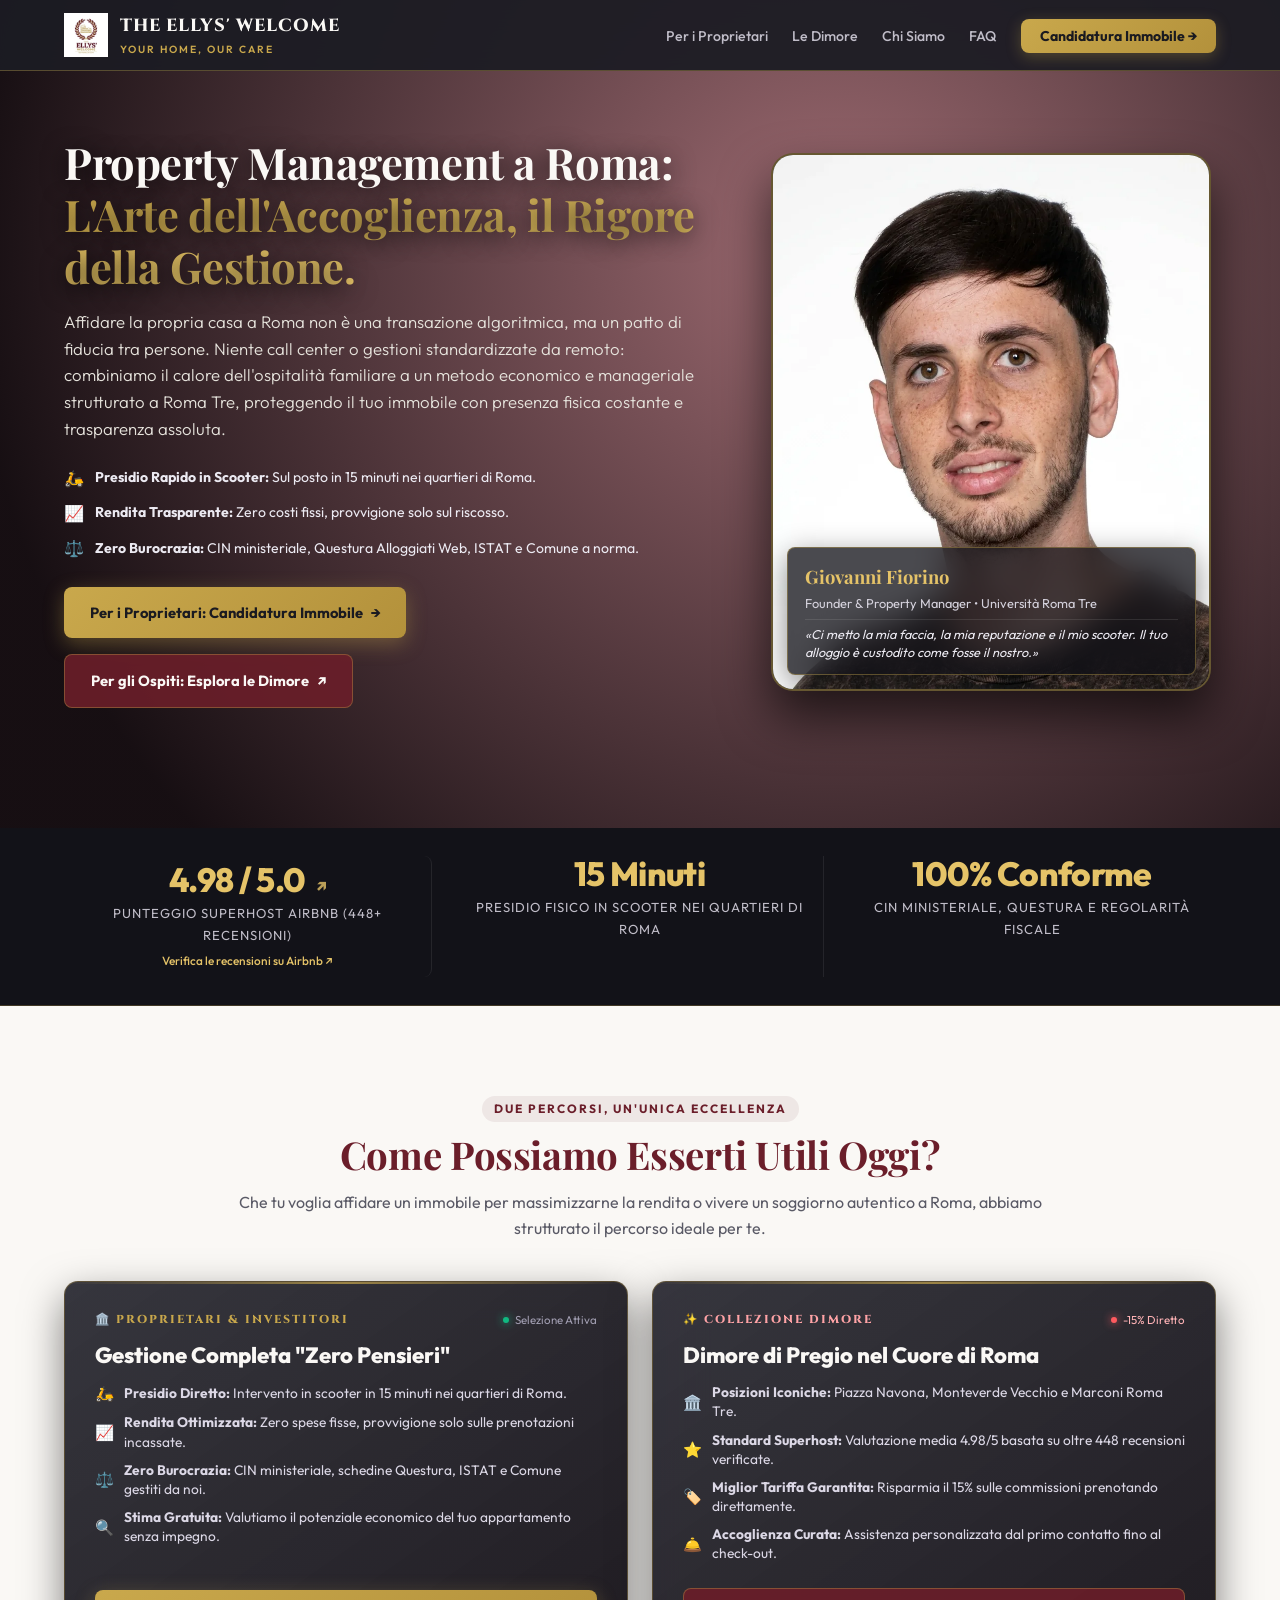
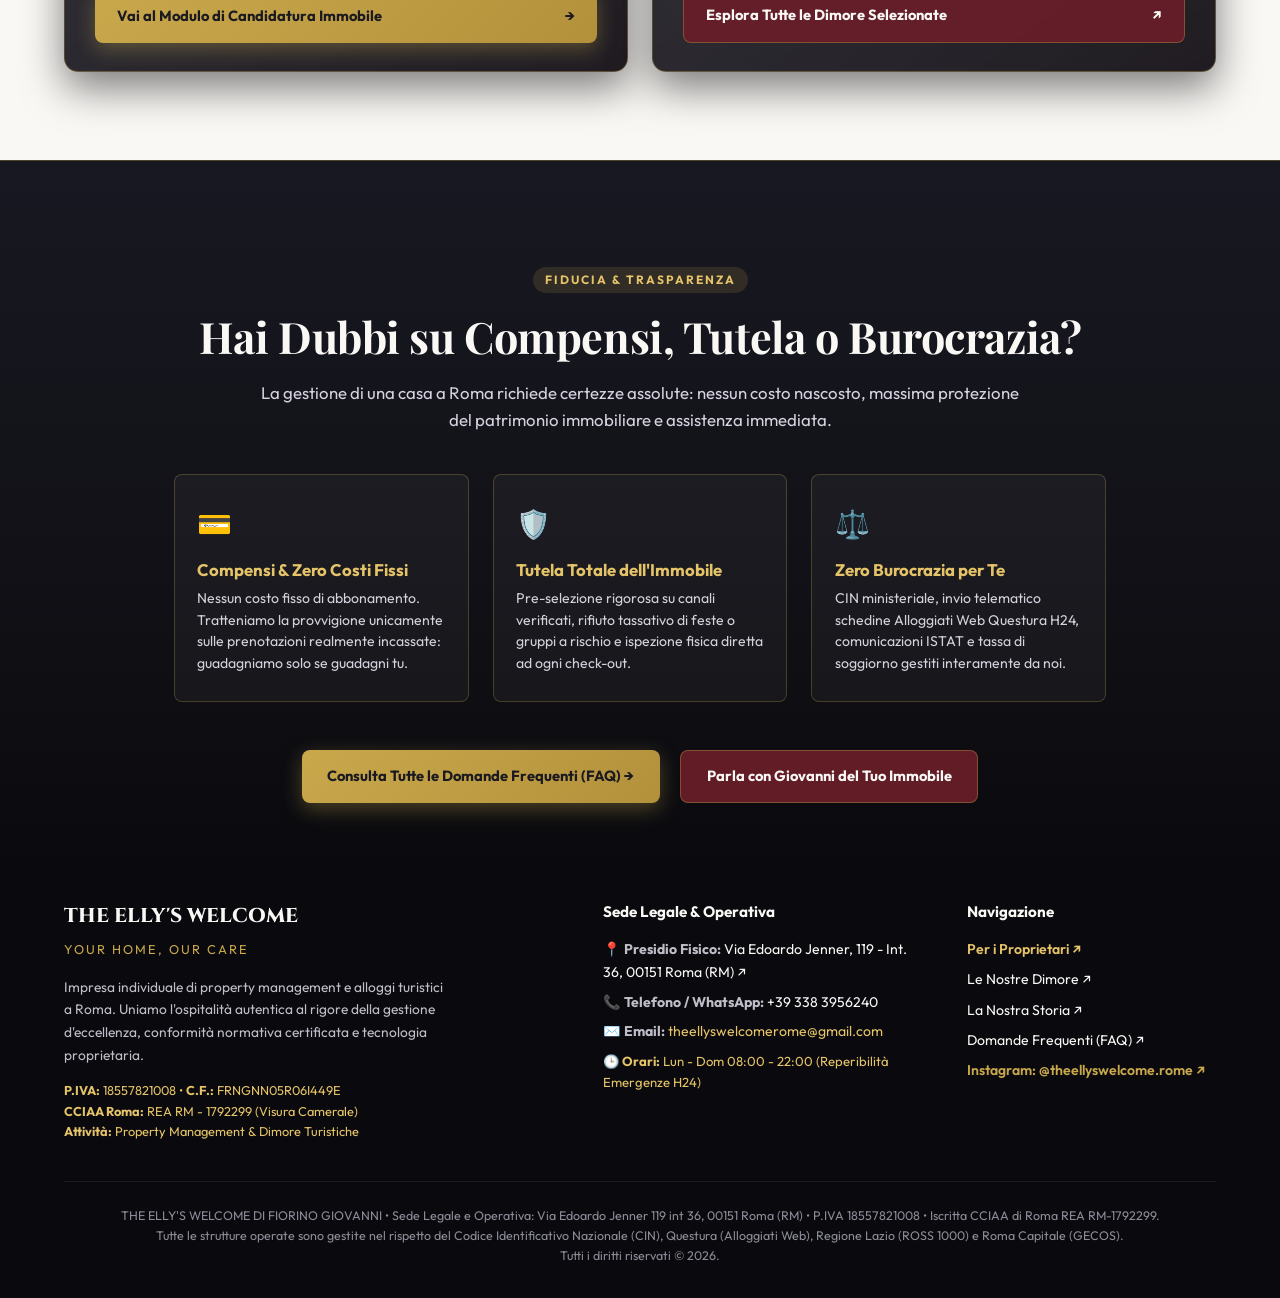
<file: index.html>
<!DOCTYPE html>
<html lang="it">
<head>
  <meta charset="UTF-8">
  <meta name="viewport" content="width=device-width, initial-scale=1.0">
  <title>The Ellys' Welcome | Property Management e Dimore a Roma</title>
  <meta name="description" content="Property management e gestione alloggi turistici a Roma con accoglienza familiare autentica, massima rendita e zero burocrazia per i proprietari.">
  <link rel="canonical" href="https://theellyswelcome.com/">
  <meta name="robots" content="index, follow, max-image-preview:large, max-snippet:-1, max-video-preview:-1">
  <meta name="googlebot" content="index, follow, max-image-preview:large, max-snippet:-1, max-video-preview:-1">
  <meta name="bingbot" content="index, follow, max-image-preview:large, max-snippet:-1, max-video-preview:-1">

  <!-- Open Graph / Facebook -->
  <meta property="og:type" content="website">
  <meta property="og:url" content="https://theellyswelcome.com/">
  <meta property="og:title" content="The Ellys' Welcome | Property Management e Dimore a Roma">
  <meta property="og:description" content="Gestione curata e trasparente di alloggi turistici a Roma. Accoglienza familiare autentica, conformità normativa e rendita ottimizzata.">
  <meta property="og:image" content="https://theellyswelcome.com/assets/logo.png">
  <meta property="og:locale" content="it_IT">
  <meta property="og:site_name" content="The Ellys' Welcome">

  <!-- Twitter Card -->
  <meta name="twitter:card" content="summary_large_image">
  <meta name="twitter:url" content="https://theellyswelcome.com/">
  <meta name="twitter:title" content="The Ellys' Welcome | Property Management a Roma">
  <meta name="twitter:description" content="Gestione alloggi turistici e case vacanze a Roma con accoglienza autentica e piena conformità urbanistica e fiscale.">
  <meta name="twitter:image" content="https://theellyswelcome.com/assets/logo.png">

  <!-- Geotagging Roma (Presidio Fisico / Sede Operativa) -->
  <meta name="geo.region" content="IT-RM">
  <meta name="geo.placename" content="Roma">
  <meta name="geo.position" content="41.8687;12.4497">
  <meta name="ICBM" content="41.8687, 12.4497">

  <!-- Favicon / Touch Icon & Theme Color -->
  <meta name="theme-color" content="#6B1E2A">
  <link rel="icon" type="image/png" href="assets/logo.png">
  <link rel="apple-touch-icon" href="assets/logo.png">

  <!-- Preconnect Risorse Esterne -->
  <link rel="preconnect" href="https://images.unsplash.com">
  <link rel="preconnect" href="https://fonts.googleapis.com">
  <link rel="preconnect" href="https://fonts.gstatic.com" crossorigin>
  <link href="https://fonts.googleapis.com/css2?family=Cinzel:wght@600;700;800;900&family=Outfit:wght@300;400;500;600;700;800&family=Playfair+Display:ital,wght@0,600;0,700;1,400;1,600&display=swap" rel="stylesheet">
  <link rel="stylesheet" href="style.css">

  <!-- Schema.org JSON-LD Dati Strutturati -->
  <script type="application/ld+json">
  {
    "@context": "https://schema.org",
    "@graph": [
      {
        "@type": ["LodgingBusiness", "ProfessionalService", "RealEstateAgent"],
        "@id": "https://theellyswelcome.com/#business",
        "name": "The Ellys' Welcome",
        "legalName": "The Ellys' Welcome di Fiorino Giovanni",
        "url": "https://theellyswelcome.com/",
        "logo": "https://theellyswelcome.com/assets/logo.png",
        "description": "Property management d'eccellenza, gestione alloggi turistici e locazioni brevi a Roma. Accoglienza familiare autentica e piena conformità normativa (CIN ministeriale, adempimenti telematici, REA RM-1792299).",
        "telephone": "+393383956240",
        "email": "theellyswelcomerome@gmail.com",
        "vatID": "IT18557821008",
        "taxID": "FRNGNN05R06I449E",
        "priceRange": "€€",
        "address": {
          "@type": "PostalAddress",
          "streetAddress": "Via Edoardo Jenner, 119 - Int. 36",
          "addressLocality": "Roma",
          "postalCode": "00151",
          "addressRegion": "RM",
          "addressCountry": "IT"
        },
        "geo": {
          "@type": "GeoCoordinates",
          "latitude": 41.8687,
          "longitude": 12.4497
        },
        "areaServed": {
          "@type": "City",
          "name": "Roma"
        },
        "aggregateRating": {
          "@type": "AggregateRating",
          "ratingValue": "4.98",
          "bestRating": "5",
          "worstRating": "1",
          "reviewCount": "448"
        }
      }
    ]
  }
  </script>
</head>
<body>

  <!-- =======================================================================
       1. NAVBAR
       ======================================================================= -->
  <nav class="navbar">
    <div class="container nav-container">
      <a href="index.html" class="brand-logo">
        <picture>
          <source srcset="assets/logo-nav.webp" type="image/webp">
          <img src="assets/logo-nav.png" alt="The Ellys' Welcome Logo" width="44" height="44" fetchpriority="high">
        </picture>
        <div class="brand-text">
          <span class="brand-name">THE ELLYS' WELCOME</span>
          <span class="brand-tagline">Your Home, Our Care</span>
        </div>
      </a>

      <ul class="nav-links" id="navLinks">
        <li><a href="proprietari.html" class="nav-link">Per i Proprietari</a></li>
        <li><a href="dimore.html" class="nav-link">Le Dimore</a></li>
        <li><a href="chi-siamo.html" class="nav-link">Chi Siamo</a></li>
        <li><a href="faq.html" class="nav-link">FAQ</a></li>
        <li><a href="proprietari.html#candidatura" class="nav-link nav-cta">Candidatura Immobile →</a></li>
      </ul>

      <button class="mobile-menu-btn" onclick="toggleMobileMenu()">☰</button>
    </div>
  </nav>

  <!-- =======================================================================
       2. HERO MONUMENTALE: VOLTO UMANO, FIDUCIA & DUE PERCORSI
       ======================================================================= -->
  <header class="hero">
    <div class="container hero-split-grid">

      <!-- Colonna Testuale: Titolo, Promessa & Azioni Rapide -->
      <div class="hero-text-col">
        <h1 class="hero-title">
          Property Management a Roma:<br>
          <span class="gradient-gold">L'Arte dell'Accoglienza, il Rigore della Gestione.</span>
        </h1>

        <p class="hero-subtitle">
          Affidare la propria casa a Roma non è una transazione algoritmica, ma un patto di fiducia tra persone. Niente call center o gestioni standardizzate da remoto: combiniamo il calore dell'ospitalità familiare a un metodo economico e manageriale strutturato a Roma Tre, proteggendo il tuo immobile con presenza fisica costante e trasparenza assoluta.
        </p>

        <div class="hero-trust-pills">
          <div class="hero-trust-pill-item">
            <span class="hero-trust-pill-icon">🛵</span>
            <span><strong>Presidio Rapido in Scooter:</strong> Sul posto in 15 minuti nei quartieri di Roma.</span>
          </div>
          <div class="hero-trust-pill-item">
            <span class="hero-trust-pill-icon">📈</span>
            <span><strong>Rendita Trasparente:</strong> Zero costi fissi, provvigione solo sul riscosso.</span>
          </div>
          <div class="hero-trust-pill-item">
            <span class="hero-trust-pill-icon">⚖️</span>
            <span><strong>Zero Burocrazia:</strong> CIN ministeriale, Questura Alloggiati Web, ISTAT e Comune a norma.</span>
          </div>
        </div>

        <div class="hero-actions-row">
          <a href="proprietari.html#candidatura" class="btn btn-primary btn-hero">
            <span>Per i Proprietari: Candidatura Immobile</span>
            <span>→</span>
          </a>
          <a href="dimore.html" class="btn btn-secondary btn-hero">
            <span>Per gli Ospiti: Esplora le Dimore</span>
            <span>↗</span>
          </a>
        </div>
      </div>

      <!-- Colonna Visuale: Foto Reale del Fondatore & Credibilità -->
      <div class="hero-visual-col">
        <div class="hero-founder-card">
          <div class="hero-founder-img-wrap">
            <picture>
              <source srcset="assets/giovanni.webp" type="image/webp">
              <img src="assets/giovanni.jpg" alt="Giovanni Fiorino — Founder & Property Manager The Ellys' Welcome" width="500" height="600" fetchpriority="high">
            </picture>
            <div class="hero-founder-badge">
              <div class="hero-founder-badge-top">
                <span class="hero-founder-name">Giovanni Fiorino</span>
              </div>
              <div class="hero-founder-title">Founder & Property Manager • Università Roma Tre</div>
              <div class="hero-founder-quote">«Ci metto la mia faccia, la mia reputazione e il mio scooter. Il tuo alloggio è custodito come fosse il nostro.»</div>
            </div>
          </div>
        </div>
      </div>

    </div>
  </header>

  <!-- =======================================================================
       3. AUTHORITY STATS STRIP (METRICHE REALI & FIDUCIA)
       ======================================================================= -->
  <section class="authority-strip">
    <div class="container">
      <div class="authority-grid">
        <a href="https://www.airbnb.it/users/profile/1463769468775481181" target="_blank" rel="noopener noreferrer" class="authority-stat-box authority-stat-link" aria-label="Visualizza il profilo Superhost Airbnb con valutazione 4.98 su 5.0">
          <div class="authority-num">4.98 / 5.0 <span class="authority-external-icon">↗</span></div>
          <div class="authority-label">Punteggio Superhost Airbnb (448+ Recensioni)</div>
          <span class="authority-stat-sub">Verifica le recensioni su Airbnb ↗</span>
        </a>
        <div class="authority-stat-box">
          <div class="authority-num">15 Minuti</div>
          <div class="authority-label">Presidio Fisico in Scooter nei Quartieri di Roma</div>
        </div>
        <div class="authority-stat-box">
          <div class="authority-num">100% Conforme</div>
          <div class="authority-label">CIN Ministeriale, Questura e Regolarità Fiscale</div>
        </div>
      </div>
    </div>
  </section>

  <!-- =======================================================================
       4. I DUE GRANDI PORTALI D'ACCESSO (DUE PERCORSI DISTINTI)
       ======================================================================= -->
  <section class="dimore-section" style="padding: 5.5rem 0; background: var(--alabaster);">
    <div class="container">
      <div class="section-header">
        <span class="section-badge">Due Percorsi, Un'Unica Eccellenza</span>
        <h2 class="section-title">Come Possiamo Esserti Utili Oggi?</h2>
        <p class="section-lead">
          Che tu voglia affidare un immobile per massimizzarne la rendita o vivere un soggiorno autentico a Roma, abbiamo strutturato il percorso ideale per te.
        </p>
      </div>

      <div class="hero-dual-pathways">
        
        <!-- Portale B2B Proprietari -->
        <div class="portal-card b2b-portal">
          <div>
            <div class="portal-header-meta">
              <span class="portal-tag">🏛️ PROPRIETARI & INVESTITORI</span>
              <span class="portal-status"><span class="portal-status-dot"></span> Selezione Attiva</span>
            </div>
            <h2 class="portal-title">Gestione Completa "Zero Pensieri"</h2>
            <div class="portal-features-list">
              <div class="portal-feature-item">
                <span class="portal-feature-icon">🛵</span>
                <span><strong>Presidio Diretto:</strong> Intervento in scooter in 15 minuti nei quartieri di Roma.</span>
              </div>
              <div class="portal-feature-item">
                <span class="portal-feature-icon">📈</span>
                <span><strong>Rendita Ottimizzata:</strong> Zero spese fisse, provvigione solo sulle prenotazioni incassate.</span>
              </div>
              <div class="portal-feature-item">
                <span class="portal-feature-icon">⚖️</span>
                <span><strong>Zero Burocrazia:</strong> CIN ministeriale, schedine Questura, ISTAT e Comune gestiti da noi.</span>
              </div>
              <div class="portal-feature-item">
                <span class="portal-feature-icon">🔍</span>
                <span><strong>Stima Gratuita:</strong> Valutiamo il potenziale economico del tuo appartamento senza impegno.</span>
              </div>
            </div>
          </div>
          <a href="proprietari.html#candidatura" class="portal-cta-btn btn-primary">
            <span>Vai al Modulo di Candidatura Immobile</span>
            <span>→</span>
          </a>
        </div>

        <!-- Portale B2C Ospiti -->
        <div class="portal-card b2c-portal">
          <div>
            <div class="portal-header-meta">
              <span class="portal-tag">✨ COLLEZIONE DIMORE</span>
              <span class="portal-status" style="color: #FFB3B6;"><span class="portal-status-dot" style="background: #FF5A5F; box-shadow: 0 0 8px #FF5A5F;"></span> -15% Diretto</span>
            </div>
            <h2 class="portal-title">Dimore di Pregio nel Cuore di Roma</h2>
            <div class="portal-features-list">
              <div class="portal-feature-item">
                <span class="portal-feature-icon">🏛️</span>
                <span><strong>Posizioni Iconiche:</strong> Piazza Navona, Monteverde Vecchio e Marconi Roma Tre.</span>
              </div>
              <div class="portal-feature-item">
                <span class="portal-feature-icon">⭐</span>
                <span><strong>Standard Superhost:</strong> Valutazione media 4.98/5 basata su oltre 448 recensioni verificate.</span>
              </div>
              <div class="portal-feature-item">
                <span class="portal-feature-icon">🏷️</span>
                <span><strong>Miglior Tariffa Garantita:</strong> Risparmia il 15% sulle commissioni prenotando direttamente.</span>
              </div>
              <div class="portal-feature-item">
                <span class="portal-feature-icon">🛎️</span>
                <span><strong>Accoglienza Curata:</strong> Assistenza personalizzata dal primo contatto fino al check-out.</span>
              </div>
            </div>
          </div>
          <a href="dimore.html" class="portal-cta-btn btn-secondary">
            <span>Esplora Tutte le Dimore Selezionate</span>
            <span>↗</span>
          </a>
        </div>

      </div>
    </div>
  </section>

  <!-- =======================================================================
       6. FINALE DI PAGINA SEAMLESS: DUBBI & FAQ
       ======================================================================= -->
  <section class="faq-cta-finale">
    <div class="container">
      <span class="section-badge" style="color: var(--gold-light); background: rgba(201, 168, 76, 0.15); margin-bottom: 1rem;">Fiducia & Trasparenza</span>
      <h2 class="faq-cta-title">
        Hai Dubbi su Compensi, Tutela o Burocrazia?
      </h2>
      <p class="faq-cta-lead">
        La gestione di una casa a Roma richiede certezze assolute: nessun costo nascosto, massima protezione del patrimonio immobiliare e assistenza immediata.
      </p>

      <div class="faq-reassurance-grid">
        <div class="faq-reassurance-card">
          <div class="faq-reassurance-icon">💳</div>
          <h3 class="faq-reassurance-title">Compensi & Zero Costi Fissi</h3>
          <p class="faq-reassurance-desc">Nessun costo fisso di abbonamento. Tratteniamo la provvigione unicamente sulle prenotazioni realmente incassate: guadagniamo solo se guadagni tu.</p>
        </div>
        <div class="faq-reassurance-card">
          <div class="faq-reassurance-icon">🛡️</div>
          <h3 class="faq-reassurance-title">Tutela Totale dell'Immobile</h3>
          <p class="faq-reassurance-desc">Pre-selezione rigorosa su canali verificati, rifiuto tassativo di feste o gruppi a rischio e ispezione fisica diretta ad ogni check-out.</p>
        </div>
        <div class="faq-reassurance-card">
          <div class="faq-reassurance-icon">⚖️</div>
          <h3 class="faq-reassurance-title">Zero Burocrazia per Te</h3>
          <p class="faq-reassurance-desc">CIN ministeriale, invio telematico schedine Alloggiati Web Questura H24, comunicazioni ISTAT e tassa di soggiorno gestiti interamente da noi.</p>
        </div>
      </div>

      <div class="faq-cta-actions">
        <a href="faq.html" class="btn btn-primary">Consulta Tutte le Domande Frequenti (FAQ) →</a>
        <a href="proprietari.html#candidatura" class="btn btn-secondary">Parla con Giovanni del Tuo Immobile</a>
      </div>
    </div>
  </section>

  <!-- =======================================================================
       7. FOOTER ISTITUZIONALE
       ======================================================================= -->
  <footer class="footer">
    <div class="container">
      <div class="footer-grid">
        <div>
          <div style="font-family: 'Cinzel', serif; font-weight: 800; font-size: 1.25rem; color: var(--alabaster); margin-bottom: 0.4rem;">
            THE ELLY'S WELCOME
          </div>
          <div style="font-size: 0.8rem; color: var(--gold); margin-bottom: 1rem; letter-spacing: 2px;">YOUR HOME, OUR CARE</div>
          <p style="font-size: 0.86rem; line-height: 1.65; max-width: 380px; color: var(--text-light-muted); margin-bottom: 0.85rem;">
            Impresa individuale di property management e alloggi turistici a Roma. Uniamo l'ospitalità autentica al rigore della gestione d'eccellenza, conformità normativa certificata e tecnologia proprietaria.
          </p>
          <div style="font-size: 0.8rem; color: var(--gold-light); line-height: 1.6;">
            <strong>P.IVA:</strong> 18557821008 • <strong>C.F.:</strong> FRNGNN05R06I449E<br>
            <strong>CCIAA Roma:</strong> REA RM - 1792299 (Visura Camerale)<br>
            <strong>Attività:</strong> Property Management & Dimore Turistiche
          </div>
        </div>

        <div>
          <div style="font-weight: 700; color: var(--alabaster); margin-bottom: 0.85rem; font-size: 0.95rem;">Sede Legale & Operativa</div>
          <p style="margin-bottom: 0.4rem;">📍 <strong>Presidio Fisico:</strong> <a href="https://maps.google.com/?q=Via+Edoardo+Jenner+119+Roma" target="_blank" rel="noopener noreferrer" style="color: var(--alabaster); text-decoration: none;">Via Edoardo Jenner, 119 - Int. 36, 00151 Roma (RM) ↗</a></p>
          <p style="margin-bottom: 0.4rem;">📞 <strong>Telefono / WhatsApp:</strong> <a href="tel:+393383956240" style="color: var(--alabaster); text-decoration: none;">+39 338 3956240</a></p>
          <p style="margin-bottom: 0.4rem;">✉️ <strong>Email:</strong> <a href="mailto:theellyswelcomerome@gmail.com" style="color: var(--gold-light); text-decoration: none;">theellyswelcomerome@gmail.com</a></p>
          <p style="font-size: 0.82rem; color: var(--gold-light); margin-top: 0.45rem;">🕒 <strong>Orari:</strong> Lun - Dom 08:00 - 22:00 (Reperibilità Emergenze H24)</p>
        </div>

        <div>
          <div style="font-weight: 700; color: var(--alabaster); margin-bottom: 0.85rem; font-size: 0.95rem;">Navigazione</div>
          <p style="margin-bottom: 0.45rem;"><a href="proprietari.html" style="color: var(--gold-light); text-decoration: none; font-weight: 600;">Per i Proprietari ↗</a></p>
          <p style="margin-bottom: 0.45rem;"><a href="dimore.html" style="color: var(--alabaster); text-decoration: none;">Le Nostre Dimore ↗</a></p>
          <p style="margin-bottom: 0.45rem;"><a href="chi-siamo.html" style="color: var(--alabaster); text-decoration: none;">La Nostra Storia ↗</a></p>
          <p style="margin-bottom: 0.45rem;"><a href="faq.html" style="color: var(--alabaster); text-decoration: none;">Domande Frequenti (FAQ) ↗</a></p>
          <p><a href="https://www.instagram.com/theellyswelcome.rome/" target="_blank" rel="noopener noreferrer" style="color: var(--gold); text-decoration: none; font-weight: 600;">Instagram: @theellyswelcome.rome ↗</a></p>
        </div>
      </div>

      <div class="footer-bottom">
        THE ELLY'S WELCOME DI FIORINO GIOVANNI • Sede Legale e Operativa: Via Edoardo Jenner 119 int 36, 00151 Roma (RM) • P.IVA 18557821008 • Iscritta CCIAA di Roma REA RM-1792299.<br>
        Tutte le strutture operate sono gestite nel rispetto del Codice Identificativo Nazionale (CIN), Questura (Alloggiati Web), Regione Lazio (ROSS 1000) e Roma Capitale (GECOS).<br>
        Tutti i diritti riservati © 2026.
      </div>
    </div>
  </footer>

  <script type="module" src="main.js"></script>
</body>
</html>
</file>
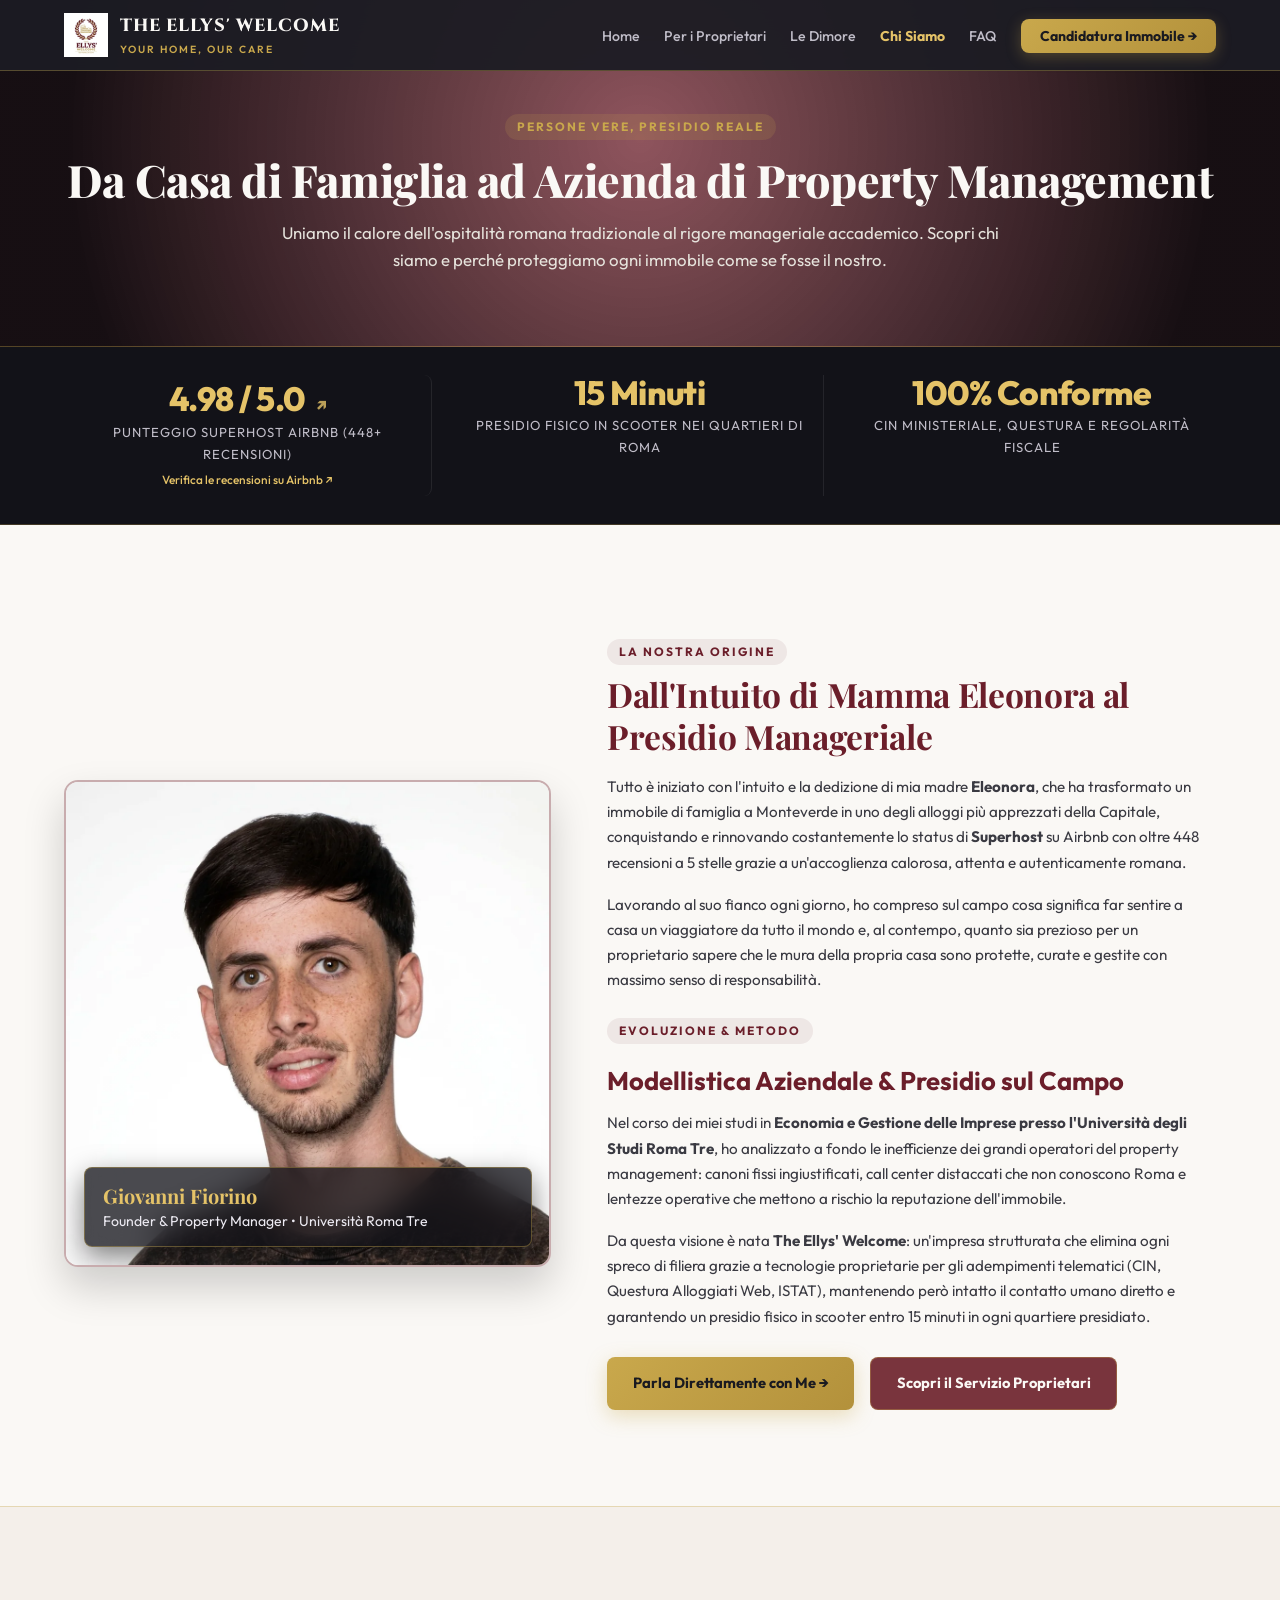
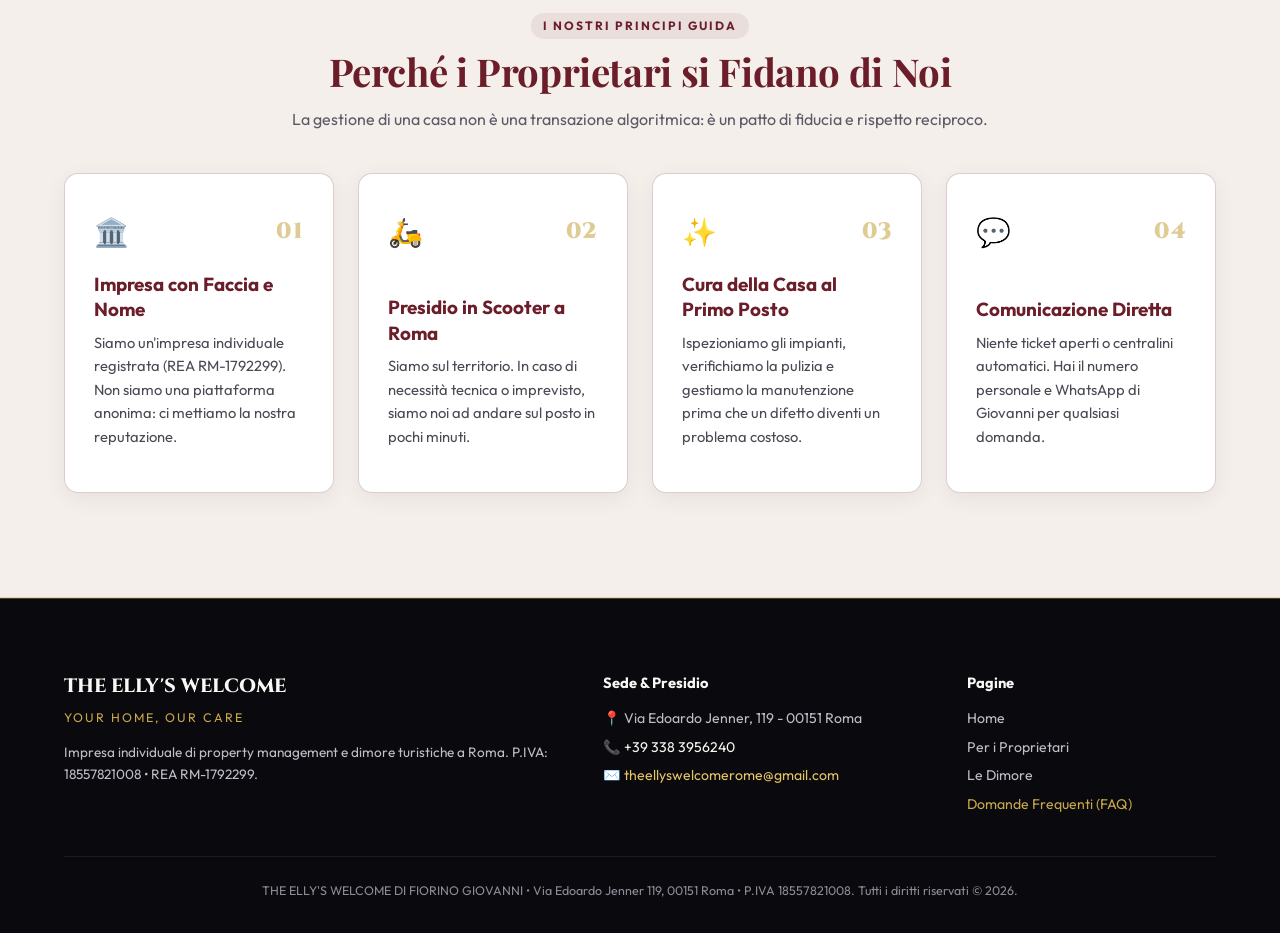
<file: chi-siamo.html>
<!DOCTYPE html>
<html lang="it">
<head>
  <meta charset="UTF-8">
  <meta name="viewport" content="width=device-width, initial-scale=1.0">
  <title>Chi Siamo | La Storia di The Ellys' Welcome — Property Management a Roma</title>
  <meta name="description" content="Scopri la storia di The Ellys' Welcome: l'esperienza Superhost di Eleonora e la visione di Giovanni Fiorino (Roma Tre). Ospitalità autentica e presidio reale a Roma.">
  <link rel="canonical" href="https://theellyswelcome.com/chi-siamo.html">
  <meta name="robots" content="index, follow, max-image-preview:large">

  <meta property="og:type" content="website">
  <meta property="og:url" content="https://theellyswelcome.com/chi-siamo.html">
  <meta property="og:title" content="Chi Siamo — The Ellys' Welcome Roma">
  <meta property="og:description" content="Da casa di famiglia ad azienda di property management d'eccellenza a Roma. Volti veri, fiducia e presidio rapido.">
  <meta property="og:image" content="https://theellyswelcome.com/assets/giovanni.jpg">

  <meta name="theme-color" content="#6B1E2A">
  <link rel="icon" type="image/png" href="assets/logo.png">
  <link rel="preconnect" href="https://fonts.googleapis.com">
  <link rel="preconnect" href="https://fonts.gstatic.com" crossorigin>
  <link href="https://fonts.googleapis.com/css2?family=Cinzel:wght@600;700;800;900&family=Outfit:wght@300;400;500;600;700;800&family=Playfair+Display:ital,wght@0,600;0,700;1,400;1,600&display=swap" rel="stylesheet">
  <link rel="stylesheet" href="style.css">
</head>
<body>

  <!-- NAVBAR -->
  <nav class="navbar">
    <div class="container nav-container">
      <a href="index.html" class="brand-logo">
        <picture>
          <source srcset="assets/logo-nav.webp" type="image/webp">
          <img src="assets/logo-nav.png" alt="The Ellys' Welcome Logo" width="44" height="44">
        </picture>
        <div class="brand-text">
          <span class="brand-name">THE ELLYS' WELCOME</span>
          <span class="brand-tagline">Your Home, Our Care</span>
        </div>
      </a>
      <ul class="nav-links" id="navLinks">
        <li><a href="index.html" class="nav-link">Home</a></li>
        <li><a href="proprietari.html" class="nav-link">Per i Proprietari</a></li>
        <li><a href="dimore.html" class="nav-link">Le Dimore</a></li>
        <li><a href="chi-siamo.html" class="nav-link" style="color: var(--gold-light); font-weight: 700;">Chi Siamo</a></li>
        <li><a href="faq.html" class="nav-link">FAQ</a></li>
        <li><a href="proprietari.html#candidatura" class="nav-link nav-cta">Candidatura Immobile →</a></li>
      </ul>
      <button class="mobile-menu-btn" onclick="toggleMobileMenu()">☰</button>
    </div>
  </nav>

  <!-- PAGE HERO -->
  <header class="page-hero">
    <div class="container">
      <span class="section-badge" style="color: var(--gold); background: rgba(201, 168, 76, 0.15); margin-bottom: 0.75rem;">Persone Vere, Presidio Reale</span>
      <h1 class="page-hero-title">Da Casa di Famiglia ad Azienda di Property Management</h1>
      <p class="page-hero-lead">
        Uniamo il calore dell'ospitalità romana tradizionale al rigore manageriale accademico. Scopri chi siamo e perché proteggiamo ogni immobile come se fosse il nostro.
      </p>
    </div>
  </header>

  <!-- =======================================================================
       AUTHORITY STATS STRIP (METRICHE REALI & FIDUCIA)
       ======================================================================= -->
  <section class="authority-strip">
    <div class="container">
      <div class="authority-grid">
        <a href="https://www.airbnb.it/users/profile/1463769468775481181" target="_blank" rel="noopener noreferrer" class="authority-stat-box authority-stat-link" aria-label="Visualizza il profilo Superhost Airbnb con valutazione 4.98 su 5.0">
          <div class="authority-num">4.98 / 5.0 <span class="authority-external-icon">↗</span></div>
          <div class="authority-label">Punteggio Superhost Airbnb (448+ Recensioni)</div>
          <span class="authority-stat-sub">Verifica le recensioni su Airbnb ↗</span>
        </a>
        <div class="authority-stat-box">
          <div class="authority-num">15 Minuti</div>
          <div class="authority-label">Presidio Fisico in Scooter nei Quartieri di Roma</div>
        </div>
        <div class="authority-stat-box">
          <div class="authority-num">100% Conforme</div>
          <div class="authority-label">CIN Ministeriale, Questura e Regolarità Fiscale</div>
        </div>
      </div>
    </div>
  </section>

  <!-- SEZIONE FONDATORE E STORIA -->
  <section class="story-section">
    <div class="container">
      <div class="story-grid">
        
        <div class="story-image-wrap">
          <picture>
            <source srcset="assets/giovanni.webp" type="image/webp">
            <img src="assets/giovanni.jpg" alt="Giovanni Fiorino — Founder The Ellys' Welcome" width="500" height="600">
          </picture>
          <div class="story-badge-floating">
            <div class="story-badge-top">
              <span class="story-badge-name">Giovanni Fiorino</span>
            </div>
            <div class="story-badge-desc">Founder & Property Manager • Università Roma Tre</div>
          </div>
        </div>

        <div class="story-content">
          <span class="section-badge">La Nostra Origine</span>
          <h2>Dall'Intuito di Mamma Eleonora al Presidio Manageriale</h2>
          
          <p class="story-text">
            Tutto è iniziato con l'intuito e la dedizione di mia madre <strong>Eleonora</strong>, che ha trasformato un immobile di famiglia a Monteverde in uno degli alloggi più apprezzati della Capitale, conquistando e rinnovando costantemente lo status di <strong>Superhost</strong> su Airbnb con oltre 448 recensioni a 5 stelle grazie a un'accoglienza calorosa, attenta e autenticamente romana.
          </p>

          <p class="story-text">
            Lavorando al suo fianco ogni giorno, ho compreso sul campo cosa significa far sentire a casa un viaggiatore da tutto il mondo e, al contempo, quanto sia prezioso per un proprietario sapere che le mura della propria casa sono protette, curate e gestite con massimo senso di responsabilità.
          </p>

          <span class="section-badge" style="margin-top: 0.5rem;">Evoluzione & Metodo</span>
          <h3 style="font-size: 1.6rem; color: var(--burgundy); margin: 0.75rem 0;">Modellistica Aziendale & Presidio sul Campo</h3>

          <p class="story-text">
            Nel corso dei miei studi in <strong>Economia e Gestione delle Imprese presso l'Università degli Studi Roma Tre</strong>, ho analizzato a fondo le inefficienze dei grandi operatori del property management: canoni fissi ingiustificati, call center distaccati che non conoscono Roma e lentezze operative che mettono a rischio la reputazione dell'immobile.
          </p>

          <p class="story-text">
            Da questa visione è nata <strong>The Ellys' Welcome</strong>: un'impresa strutturata che elimina ogni spreco di filiera grazie a tecnologie proprietarie per gli adempimenti telematici (CIN, Questura Alloggiati Web, ISTAT), mantenendo però intatto il contatto umano diretto e garantendo un presidio fisico in scooter entro 15 minuti in ogni quartiere presidiato.
          </p>

          <div style="margin-top: 1.75rem; display: flex; gap: 1rem; flex-wrap: wrap;">
            <a href="https://wa.me/393383956240?text=Ciao%20Giovanni!%20Ho%20letto%20la%20vostra%20storia%20e%20vorrei%20parlare%20del%20mio%20immobile." target="_blank" rel="noopener noreferrer" class="btn btn-primary">Parla Direttamente con Me →</a>
            <a href="proprietari.html" class="btn btn-secondary">Scopri il Servizio Proprietari</a>
          </div>
        </div>

      </div>
    </div>
  </section>

  <!-- IL MANIFESTO DELLA FIDUCIA -->
  <section class="section-b2b">
    <div class="container">
      <div class="section-header">
        <span class="section-badge">I Nostri Principi Guida</span>
        <h2 class="section-title">Perché i Proprietari si Fidano di Noi</h2>
        <p class="section-lead">La gestione di una casa non è una transazione algoritmica: è un patto di fiducia e rispetto reciproco.</p>
      </div>

      <div class="pillars-grid">
        <div class="pillar-card-square">
          <div class="pillar-top-row"><div class="pillar-icon-wrap">🏛️</div><div class="pillar-num-watermark">01</div></div>
          <div class="pillar-mid-content">
            <h3 class="pillar-title">Impresa con Faccia e Nome</h3>
            <p class="pillar-desc">Siamo un'impresa individuale registrata (REA RM-1792299). Non siamo una piattaforma anonima: ci mettiamo la nostra reputazione.</p>
          </div>
        </div>
        <div class="pillar-card-square">
          <div class="pillar-top-row"><div class="pillar-icon-wrap">🛵</div><div class="pillar-num-watermark">02</div></div>
          <div class="pillar-mid-content">
            <h3 class="pillar-title">Presidio in Scooter a Roma</h3>
            <p class="pillar-desc">Siamo sul territorio. In caso di necessità tecnica o imprevisto, siamo noi ad andare sul posto in pochi minuti.</p>
          </div>
        </div>
        <div class="pillar-card-square">
          <div class="pillar-top-row"><div class="pillar-icon-wrap">✨</div><div class="pillar-num-watermark">03</div></div>
          <div class="pillar-mid-content">
            <h3 class="pillar-title">Cura della Casa al Primo Posto</h3>
            <p class="pillar-desc">Ispezioniamo gli impianti, verifichiamo la pulizia e gestiamo la manutenzione prima che un difetto diventi un problema costoso.</p>
          </div>
        </div>
        <div class="pillar-card-square">
          <div class="pillar-top-row"><div class="pillar-icon-wrap">💬</div><div class="pillar-num-watermark">04</div></div>
          <div class="pillar-mid-content">
            <h3 class="pillar-title">Comunicazione Diretta</h3>
            <p class="pillar-desc">Niente ticket aperti o centralini automatici. Hai il numero personale e WhatsApp di Giovanni per qualsiasi domanda.</p>
          </div>
        </div>
      </div>
    </div>
  </section>

  <!-- FOOTER -->
  <footer class="footer">
    <div class="container">
      <div class="footer-grid">
        <div>
          <div style="font-family: 'Cinzel', serif; font-weight: 800; font-size: 1.2rem; color: var(--alabaster); margin-bottom: 0.35rem;">THE ELLY'S WELCOME</div>
          <div style="font-size: 0.78rem; color: var(--gold); margin-bottom: 0.85rem; letter-spacing: 2px;">YOUR HOME, OUR CARE</div>
          <p style="font-size: 0.85rem; color: var(--text-light-muted); line-height: 1.6;">Impresa individuale di property management e dimore turistiche a Roma. P.IVA: 18557821008 • REA RM-1792299.</p>
        </div>
        <div>
          <div style="font-weight: 700; color: var(--alabaster); margin-bottom: 0.75rem; font-size: 0.92rem;">Sede & Presidio</div>
          <p style="margin-bottom: 0.35rem;">📍 Via Edoardo Jenner, 119 - 00151 Roma</p>
          <p style="margin-bottom: 0.35rem;">📞 <a href="tel:+393383956240" style="color: var(--alabaster); text-decoration: none;">+39 338 3956240</a></p>
          <p>✉️ <a href="mailto:theellyswelcomerome@gmail.com" style="color: var(--gold-light); text-decoration: none;">theellyswelcomerome@gmail.com</a></p>
        </div>
        <div>
          <div style="font-weight: 700; color: var(--alabaster); margin-bottom: 0.75rem; font-size: 0.92rem;">Pagine</div>
          <p style="margin-bottom: 0.35rem;"><a href="index.html" style="color: var(--text-light-muted); text-decoration: none;">Home</a></p>
          <p style="margin-bottom: 0.35rem;"><a href="proprietari.html" style="color: var(--text-light-muted); text-decoration: none;">Per i Proprietari</a></p>
          <p style="margin-bottom: 0.35rem;"><a href="dimore.html" style="color: var(--text-light-muted); text-decoration: none;">Le Dimore</a></p>
          <p><a href="faq.html" style="color: var(--gold); text-decoration: none;">Domande Frequenti (FAQ)</a></p>
        </div>
      </div>
      <div class="footer-bottom">
        THE ELLY'S WELCOME DI FIORINO GIOVANNI • Via Edoardo Jenner 119, 00151 Roma • P.IVA 18557821008. Tutti i diritti riservati © 2026.
      </div>
    </div>
  </footer>

  <script type="module" src="main.js"></script>
</body>
</html>
</file>
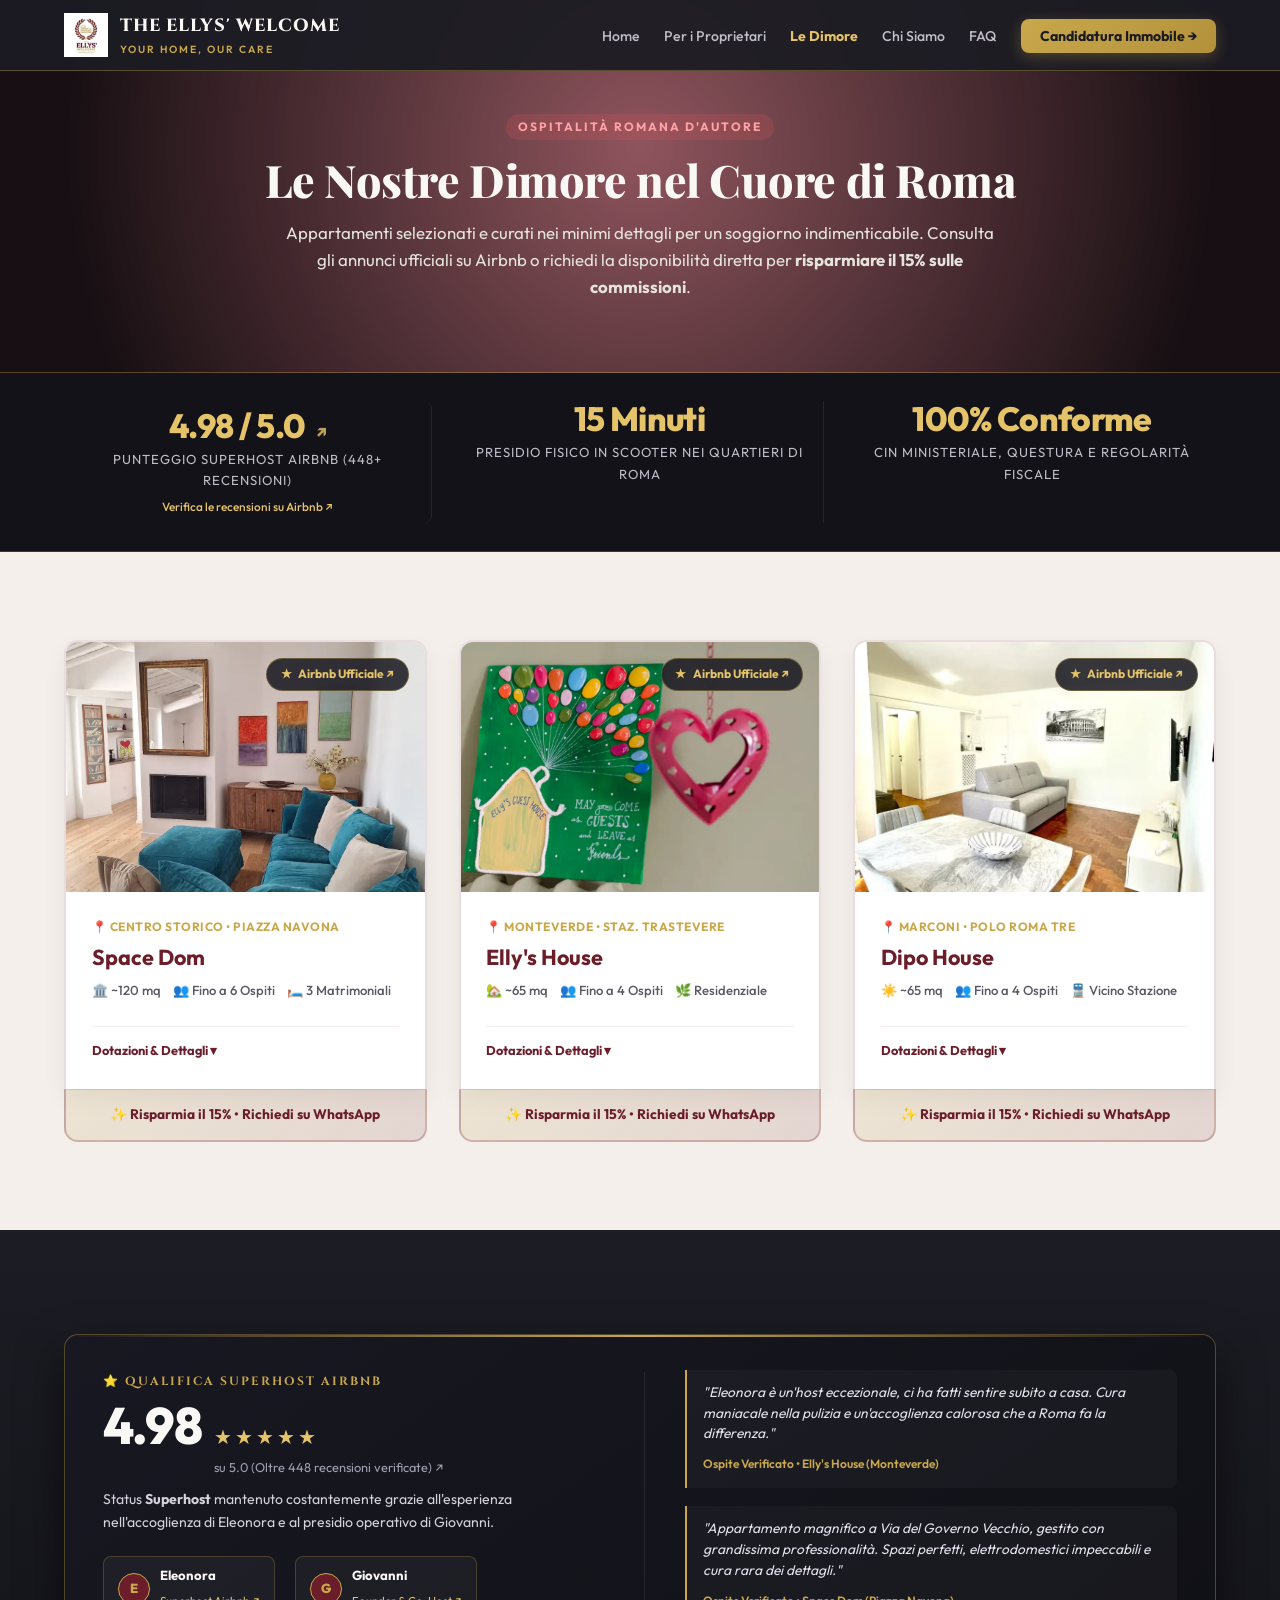
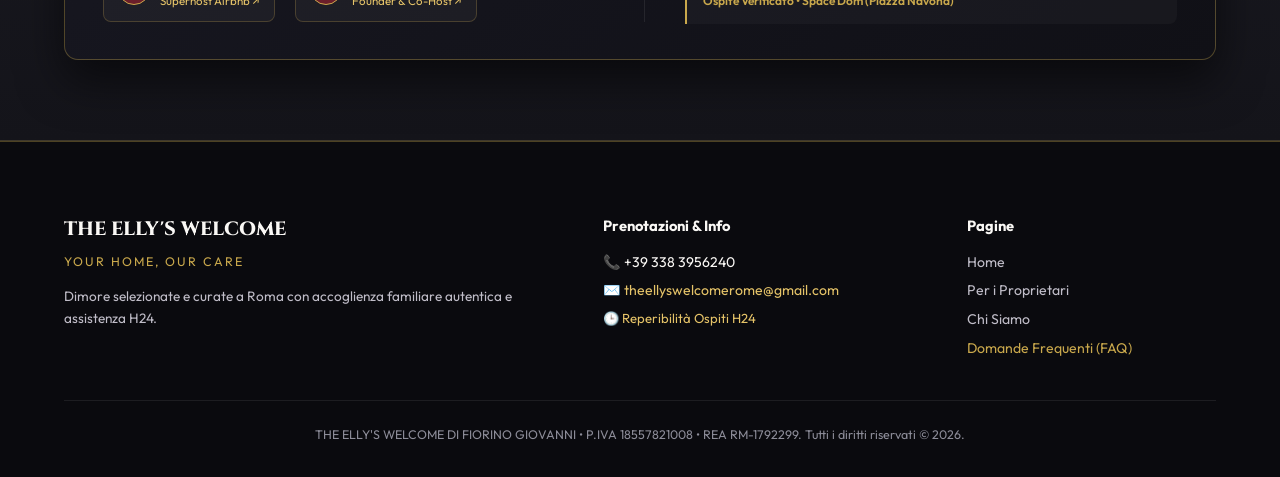
<file: dimore.html>
<!DOCTYPE html>
<html lang="it">
<head>
  <meta charset="UTF-8">
  <meta name="viewport" content="width=device-width, initial-scale=1.0">
  <title>Le Nostre Dimore a Roma | Centro Storico, Monteverde & Marconi — The Ellys' Welcome</title>
  <meta name="description" content="Soggiorna a Roma nelle dimore esclusive di The Ellys' Welcome: Space Dom a Piazza Navona, Elly's House a Monteverde, Dipo House a Marconi. Risparmia il 15% diretto.">
  <link rel="canonical" href="https://theellyswelcome.com/dimore.html">
  <meta name="robots" content="index, follow, max-image-preview:large">

  <meta property="og:type" content="website">
  <meta property="og:url" content="https://theellyswelcome.com/dimore.html">
  <meta property="og:title" content="Le Nostre Dimore a Roma — The Ellys' Welcome">
  <meta property="og:description" content="Accoglienza Superhost autentica e dimore selezionate nel cuore di Roma. Risparmia il 15% prenotando direttamente.">
  <meta property="og:image" content="https://theellyswelcome.com/assets/logo.png">

  <meta name="theme-color" content="#6B1E2A">
  <link rel="icon" type="image/png" href="assets/logo.png">
  <link rel="preconnect" href="https://fonts.googleapis.com">
  <link rel="preconnect" href="https://fonts.gstatic.com" crossorigin>
  <link href="https://fonts.googleapis.com/css2?family=Cinzel:wght@600;700;800;900&family=Outfit:wght@300;400;500;600;700;800&family=Playfair+Display:ital,wght@0,600;0,700;1,400;1,600&display=swap" rel="stylesheet">
  <link rel="stylesheet" href="style.css">
</head>
<body>

  <!-- NAVBAR -->
  <nav class="navbar">
    <div class="container nav-container">
      <a href="index.html" class="brand-logo">
        <picture>
          <source srcset="assets/logo-nav.webp" type="image/webp">
          <img src="assets/logo-nav.png" alt="The Ellys' Welcome Logo" width="44" height="44">
        </picture>
        <div class="brand-text">
          <span class="brand-name">THE ELLYS' WELCOME</span>
          <span class="brand-tagline">Your Home, Our Care</span>
        </div>
      </a>
      <ul class="nav-links" id="navLinks">
        <li><a href="index.html" class="nav-link">Home</a></li>
        <li><a href="proprietari.html" class="nav-link">Per i Proprietari</a></li>
        <li><a href="dimore.html" class="nav-link" style="color: var(--gold-light); font-weight: 700;">Le Dimore</a></li>
        <li><a href="chi-siamo.html" class="nav-link">Chi Siamo</a></li>
        <li><a href="faq.html" class="nav-link">FAQ</a></li>
        <li><a href="proprietari.html#candidatura" class="nav-link nav-cta">Candidatura Immobile →</a></li>
      </ul>
      <button class="mobile-menu-btn" onclick="toggleMobileMenu()">☰</button>
    </div>
  </nav>

  <!-- PAGE HERO B2C -->
  <header class="page-hero">
    <div class="container">
      <span class="section-badge" style="color: #FFA3A6; background: rgba(255, 90, 95, 0.15); margin-bottom: 0.75rem;">Ospitalità Romana d'Autore</span>
      <h1 class="page-hero-title">Le Nostre Dimore nel Cuore di Roma</h1>
      <p class="page-hero-lead">
        Appartamenti selezionati e curati nei minimi dettagli per un soggiorno indimenticabile. Consulta gli annunci ufficiali su Airbnb o richiedi la disponibilità diretta per <strong>risparmiare il 15% sulle commissioni</strong>.
      </p>
    </div>
  </header>

  <!-- =======================================================================
       AUTHORITY STATS STRIP (METRICHE REALI & FIDUCIA)
       ======================================================================= -->
  <section class="authority-strip">
    <div class="container">
      <div class="authority-grid">
        <a href="https://www.airbnb.it/users/profile/1463769468775481181" target="_blank" rel="noopener noreferrer" class="authority-stat-box authority-stat-link" aria-label="Visualizza il profilo Superhost Airbnb con valutazione 4.98 su 5.0">
          <div class="authority-num">4.98 / 5.0 <span class="authority-external-icon">↗</span></div>
          <div class="authority-label">Punteggio Superhost Airbnb (448+ Recensioni)</div>
          <span class="authority-stat-sub">Verifica le recensioni su Airbnb ↗</span>
        </a>
        <div class="authority-stat-box">
          <div class="authority-num">15 Minuti</div>
          <div class="authority-label">Presidio Fisico in Scooter nei Quartieri di Roma</div>
        </div>
        <div class="authority-stat-box">
          <div class="authority-num">100% Conforme</div>
          <div class="authority-label">CIN Ministeriale, Questura e Regolarità Fiscale</div>
        </div>
      </div>
    </div>
  </section>

  <!-- SHOWCASE DIMORE -->
  <section class="dimore-section">
    <div class="container">
      <div class="dimore-grid">
        
        <!-- Space Dom -->
        <div class="dimora-card-wrapper">
          <a href="https://www.airbnb.it/rooms/1363113629357768975" target="_blank" rel="noopener noreferrer" class="dimora-clickable-card">
            <div class="dimora-img-wrap">
              <picture>
                <source srcset="assets/spacedom.webp" type="image/webp">
                <img src="assets/spacedom.jpg" alt="Space Dom — Via del Governo Vecchio" class="dimora-img" loading="lazy" width="600" height="400">
              </picture>
              <div class="dimora-airbnb-badge"><span>★</span> Airbnb Ufficiale ↗</div>
            </div>
            <div class="dimora-body">
              <div class="dimora-location">📍 Centro Storico • Piazza Navona</div>
              <h3 class="dimora-title">Space Dom</h3>
              <div class="dimora-features">
                <span>🏛️ ~120 mq</span>
                <span>👥 Fino a 6 Ospiti</span>
                <span>🛏️ 3 Matrimoniali</span>
              </div>
              <details class="dimora-drawer" onclick="event.stopPropagation()">
                <summary class="dimora-drawer-toggle">Dotazioni & Dettagli ▾</summary>
                <div class="dimora-drawer-content">
                  <p class="dimora-desc">Attico con travi a vista in legno d'epoca, camino monumentale e ampi volumi nel cuore vivo del centro storico di Roma.</p>
                  <div class="dimora-badges-wrap">
                    <span class="dimora-cin-badge">CIN: IT058091C2OP2KNH3C</span>
                    <span class="dimora-compliance-badge">✓ Locazione Turistica Conforme</span>
                  </div>
                </div>
              </details>
            </div>
          </a>
          <a href="https://wa.me/393383956240?text=Ciao%20Giovanni!%20Vorrei%20richiedere%20disponibilit%C3%A0%20con%20tariffa%20speciale%20per%20Space%20Dom." target="_blank" rel="noopener noreferrer" class="dimora-direct-btn">
            ✨ Risparmia il 15% • Richiedi su WhatsApp
          </a>
        </div>

        <!-- Elly's House -->
        <div class="dimora-card-wrapper">
          <a href="https://www.airbnb.it/rooms/657062393546995233" target="_blank" rel="noopener noreferrer" class="dimora-clickable-card">
            <div class="dimora-img-wrap">
              <picture>
                <source srcset="assets/ellyshouse.webp" type="image/webp">
                <img src="assets/ellyshouse.png" alt="Elly's House — Monteverde" class="dimora-img" loading="lazy" width="600" height="400">
              </picture>
              <div class="dimora-airbnb-badge"><span>★</span> Airbnb Ufficiale ↗</div>
            </div>
            <div class="dimora-body">
              <div class="dimora-location">📍 Monteverde • Staz. Trastevere</div>
              <h3 class="dimora-title">Elly's House</h3>
              <div class="dimora-features">
                <span>🏡 ~65 mq</span>
                <span>👥 Fino a 4 Ospiti</span>
                <span>🌿 Residenziale</span>
              </div>
              <details class="dimora-drawer" onclick="event.stopPropagation()">
                <summary class="dimora-drawer-toggle">Dotazioni & Dettagli ▾</summary>
                <div class="dimora-drawer-content">
                  <p class="dimora-desc">L'alloggio storico di Eleonora. Oasi di quiete a Monteverde, a breve distanza dalla Stazione Trastevere e dal centro storico.</p>
                  <div class="dimora-badges-wrap">
                    <span class="dimora-cin-badge">CIN: IT058091C2AGXKMIKB</span>
                    <span class="dimora-compliance-badge">✓ Locazione Turistica Conforme</span>
                  </div>
                </div>
              </details>
            </div>
          </a>
          <a href="https://wa.me/393383956240?text=Ciao%20Giovanni!%20Vorrei%20richiedere%20disponibilit%C3%A0%20con%20tariffa%20speciale%20per%20Elly's%20House." target="_blank" rel="noopener noreferrer" class="dimora-direct-btn">
            ✨ Risparmia il 15% • Richiedi su WhatsApp
          </a>
        </div>

        <!-- Dipo House -->
        <div class="dimora-card-wrapper">
          <a href="https://www.airbnb.it/rooms/1125438508462187206" target="_blank" rel="noopener noreferrer" class="dimora-clickable-card">
            <div class="dimora-img-wrap">
              <picture>
                <source srcset="assets/dipohouse.webp" type="image/webp">
                <img src="assets/dipohouse.png" alt="Dipo House — Marconi" class="dimora-img" loading="lazy" width="600" height="400">
              </picture>
              <div class="dimora-airbnb-badge"><span>★</span> Airbnb Ufficiale ↗</div>
            </div>
            <div class="dimora-body">
              <div class="dimora-location">📍 Marconi • Polo Roma Tre</div>
              <h3 class="dimora-title">Dipo House</h3>
              <div class="dimora-features">
                <span>☀️ ~65 mq</span>
                <span>👥 Fino a 4 Ospiti</span>
                <span>🚆 Vicino Stazione</span>
              </div>
              <details class="dimora-drawer" onclick="event.stopPropagation()">
                <summary class="dimora-drawer-toggle">Dotazioni & Dettagli ▾</summary>
                <div class="dimora-drawer-content">
                  <p class="dimora-desc">Trilocale luminoso e finemente arredato nel vivace quartiere Marconi, perfetto per vacanze romane o impegni di lavoro.</p>
                  <div class="dimora-badges-wrap">
                    <span class="dimora-cin-badge">CIN: IT058091C24OKKNEHK</span>
                    <span class="dimora-compliance-badge">✓ Locazione Turistica Conforme</span>
                  </div>
                </div>
              </details>
            </div>
          </a>
          <a href="https://wa.me/393383956240?text=Ciao%20Giovanni!%20Vorrei%20richiedere%20disponibilit%C3%A0%20con%20tariffa%20speciale%20per%20Dipo%20House." target="_blank" rel="noopener noreferrer" class="dimora-direct-btn">
            ✨ Risparmia il 15% • Richiedi su WhatsApp
          </a>
        </div>

      </div>
    </div>
  </section>

  <!-- =======================================================================
       CERTIFICATO DI ECCELLENZA SUPERHOST AIRBNB (AUTENTICO & AUTOREVOLE)
       ======================================================================= -->
  <section class="social-proof-section">
    <div class="container">
      <div class="superhost-certificate">
        
        <!-- Colonna 1: Medaglione Ufficiale e Profili Host -->
        <div class="superhost-badge-area">
          <div class="superhost-tagline">
            ⭐ Qualifica Superhost Airbnb
          </div>
          <a href="https://www.airbnb.it/users/profile/1463769468775481181" target="_blank" rel="noopener noreferrer" class="superhost-score-wrap superhost-score-link" aria-label="Visualizza il profilo Superhost Airbnb con valutazione 4.98 su 5.0">
            <div class="superhost-big-number">4.98</div>
            <div>
              <div class="superhost-stars">★★★★★</div>
              <span style="font-size: 0.8rem; color: #A09DB0;">su 5.0 (Oltre 448 recensioni verificate) ↗</span>
            </div>
          </a>
          <p class="superhost-rating-desc">
            Status <strong>Superhost</strong> mantenuto costantemente grazie all'esperienza nell'accoglienza di Eleonora e al presidio operativo di Giovanni.
          </p>
          <div class="superhost-hosts-list">
            <a href="https://www.airbnb.it/users/profile/1463769468775481181" target="_blank" rel="noopener noreferrer" class="superhost-host-item">
              <div class="superhost-avatar-badge">E</div>
              <div class="superhost-host-info">
                <strong>Eleonora</strong>
                <span>Superhost Airbnb ↗</span>
              </div>
            </a>
            <a href="https://www.airbnb.it/users/profile/1685312388218791725" target="_blank" rel="noopener noreferrer" class="superhost-host-item">
              <div class="superhost-avatar-badge">G</div>
              <div class="superhost-host-info">
                <strong>Giovanni</strong>
                <span>Founder & Co-Host ↗</span>
              </div>
            </a>
          </div>
        </div>

        <!-- Colonna 2: Testimonianze Verbatim Autentiche -->
        <div class="superhost-verbatim-area">
          <div class="verbatim-item">
            <p class="verbatim-text">
              "Eleonora è un'host eccezionale, ci ha fatti sentire subito a casa. Cura maniacale nella pulizia e un'accoglienza calorosa che a Roma fa la differenza."
            </p>
            <span class="verbatim-author">Ospite Verificato • Elly's House (Monteverde)</span>
          </div>
          <div class="verbatim-item">
            <p class="verbatim-text">
              "Appartamento magnifico a Via del Governo Vecchio, gestito con grandissima professionalità. Spazi perfetti, elettrodomestici impeccabili e cura rara dei dettagli."
            </p>
            <span class="verbatim-author">Ospite Verificato • Space Dom (Piazza Navona)</span>
          </div>
        </div>

      </div>
    </div>
  </section>

  <!-- FOOTER -->
  <footer class="footer">
    <div class="container">
      <div class="footer-grid">
        <div>
          <div style="font-family: 'Cinzel', serif; font-weight: 800; font-size: 1.2rem; color: var(--alabaster); margin-bottom: 0.35rem;">THE ELLY'S WELCOME</div>
          <div style="font-size: 0.78rem; color: var(--gold); margin-bottom: 0.85rem; letter-spacing: 2px;">YOUR HOME, OUR CARE</div>
          <p style="font-size: 0.85rem; color: var(--text-light-muted); line-height: 1.6;">Dimore selezionate e curate a Roma con accoglienza familiare autentica e assistenza H24.</p>
        </div>
        <div>
          <div style="font-weight: 700; color: var(--alabaster); margin-bottom: 0.75rem; font-size: 0.92rem;">Prenotazioni & Info</div>
          <p style="margin-bottom: 0.35rem;">📞 <a href="tel:+393383956240" style="color: var(--alabaster); text-decoration: none;">+39 338 3956240</a></p>
          <p style="margin-bottom: 0.35rem;">✉️ <a href="mailto:theellyswelcomerome@gmail.com" style="color: var(--gold-light); text-decoration: none;">theellyswelcomerome@gmail.com</a></p>
          <p style="font-size: 0.82rem; color: var(--gold-light);">🕒 Reperibilità Ospiti H24</p>
        </div>
        <div>
          <div style="font-weight: 700; color: var(--alabaster); margin-bottom: 0.75rem; font-size: 0.92rem;">Pagine</div>
          <p style="margin-bottom: 0.35rem;"><a href="index.html" style="color: var(--text-light-muted); text-decoration: none;">Home</a></p>
          <p style="margin-bottom: 0.35rem;"><a href="proprietari.html" style="color: var(--text-light-muted); text-decoration: none;">Per i Proprietari</a></p>
          <p style="margin-bottom: 0.35rem;"><a href="chi-siamo.html" style="color: var(--text-light-muted); text-decoration: none;">Chi Siamo</a></p>
          <p><a href="faq.html" style="color: var(--gold); text-decoration: none;">Domande Frequenti (FAQ)</a></p>
        </div>
      </div>
      <div class="footer-bottom">
        THE ELLY'S WELCOME DI FIORINO GIOVANNI • P.IVA 18557821008 • REA RM-1792299. Tutti i diritti riservati © 2026.
      </div>
    </div>
  </footer>

  <script type="module" src="main.js"></script>
</body>
</html>
</file>
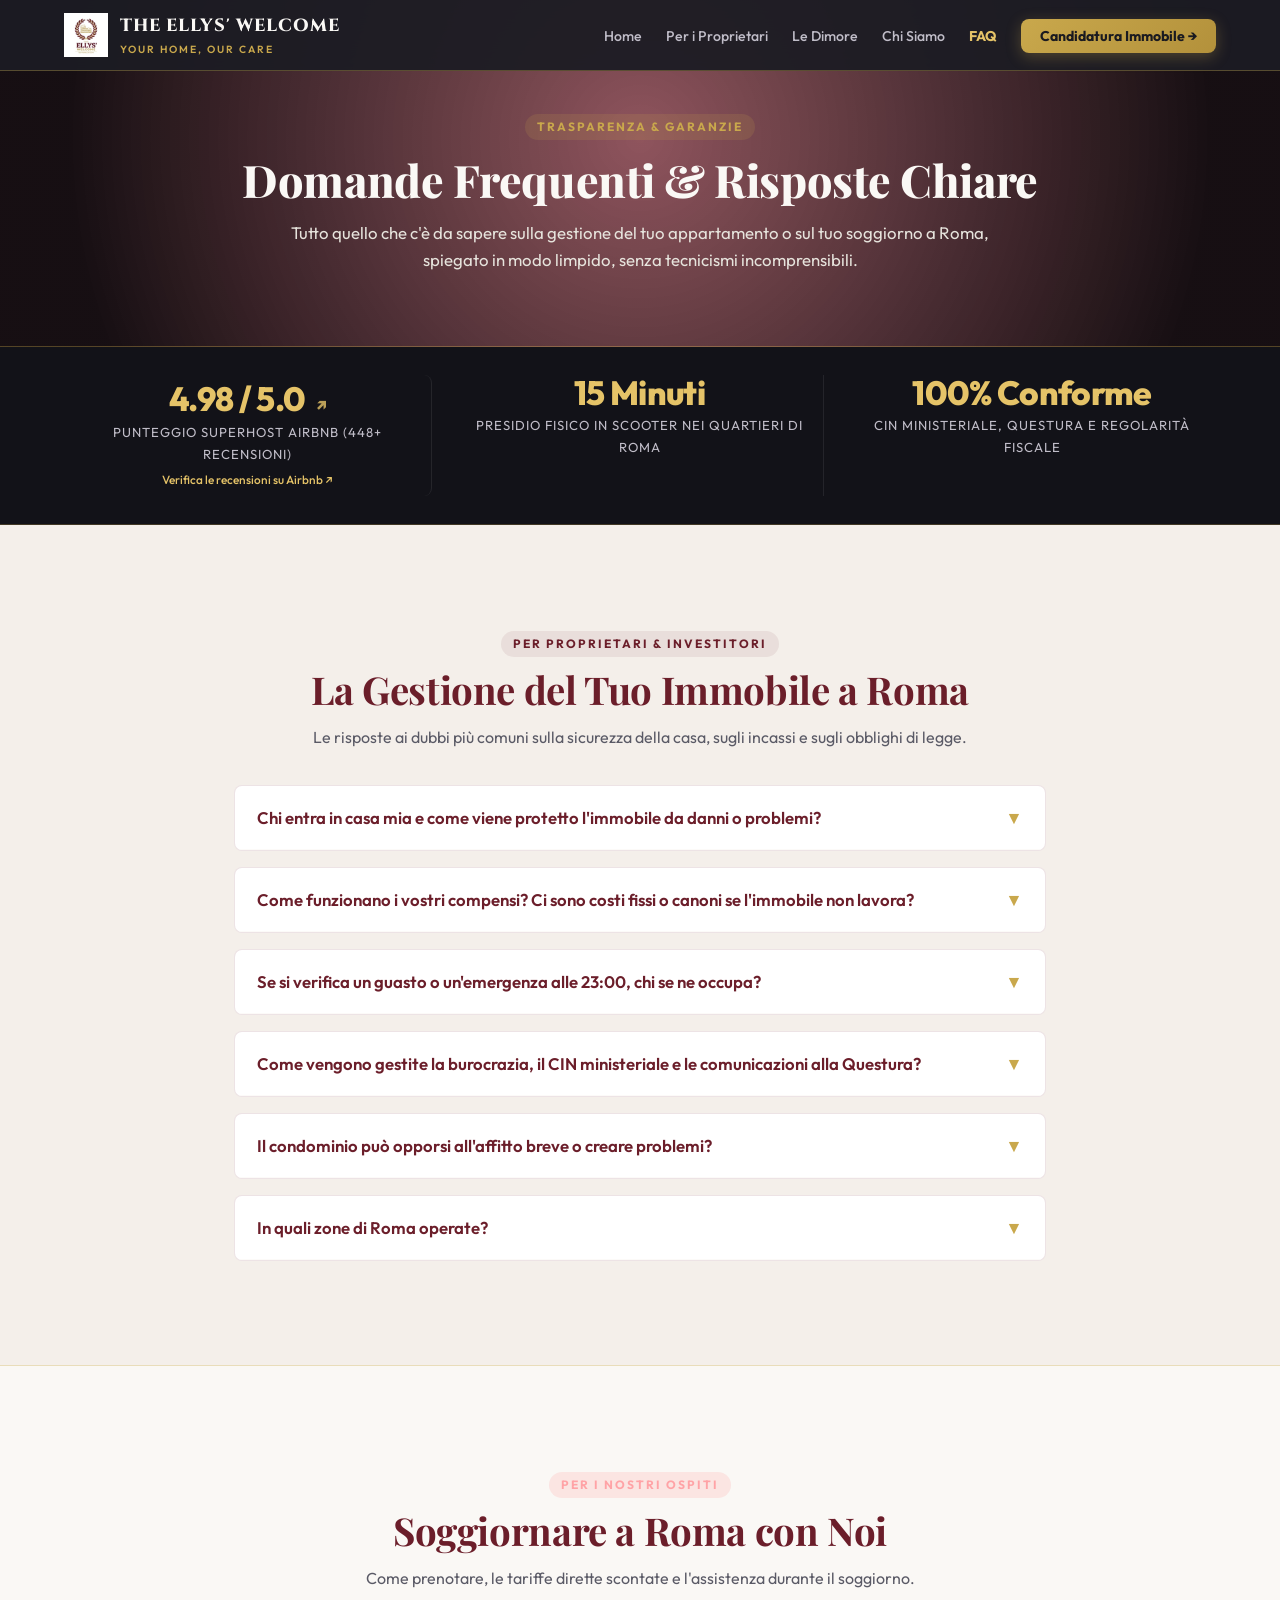
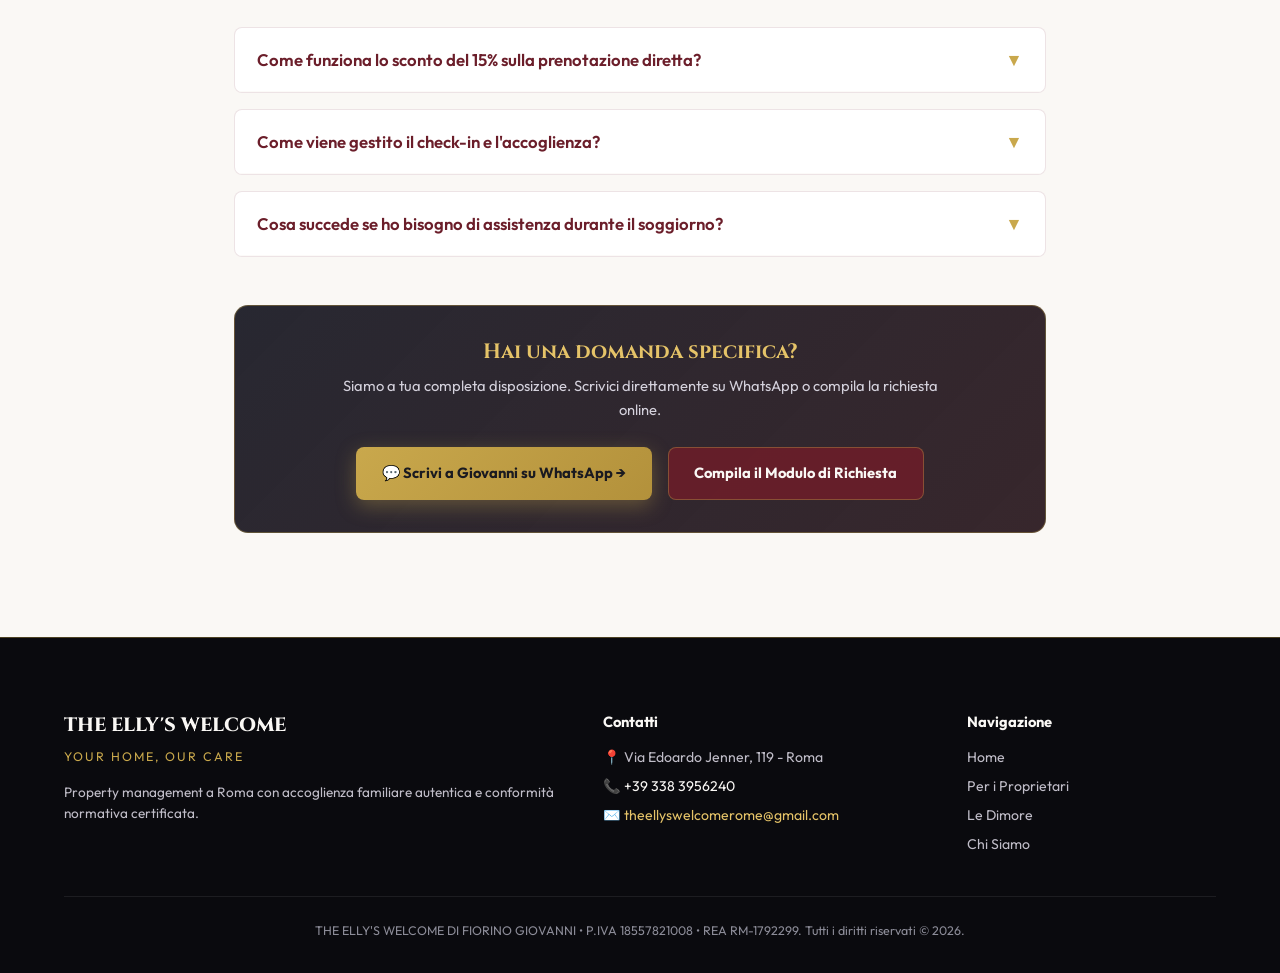
<file: faq.html>
<!DOCTYPE html>
<html lang="it">
<head>
  <meta charset="UTF-8">
  <meta name="viewport" content="width=device-width, initial-scale=1.0">
  <title>FAQ & Garanzie per Proprietari e Ospiti a Roma | The Ellys' Welcome</title>
  <meta name="description" content="Tutte le risposte sui nostri servizi di property management a Roma, provvigioni, rilascio CIN ministeriale, tutela dell'immobile e prenotazioni dirette.">
  <link rel="canonical" href="https://theellyswelcome.com/faq.html">
  <meta name="robots" content="index, follow, max-image-preview:large">

  <meta property="og:type" content="website">
  <meta property="og:url" content="https://theellyswelcome.com/faq.html">
  <meta property="og:title" content="Domande Frequenti & Garanzie — The Ellys' Welcome Roma">
  <meta property="og:description" content="Tutto quello che c'è da sapere sulla gestione alloggi a Roma: trasparenza, zero burocrazia e cura H24.">
  <meta property="og:image" content="https://theellyswelcome.com/assets/logo.png">

  <meta name="theme-color" content="#6B1E2A">
  <link rel="icon" type="image/png" href="assets/logo.png">
  <link rel="preconnect" href="https://fonts.googleapis.com">
  <link rel="preconnect" href="https://fonts.gstatic.com" crossorigin>
  <link href="https://fonts.googleapis.com/css2?family=Cinzel:wght@600;700;800;900&family=Outfit:wght@300;400;500;600;700;800&family=Playfair+Display:ital,wght@0,600;0,700;1,400;1,600&display=swap" rel="stylesheet">
  <link rel="stylesheet" href="style.css">

  <!-- SCHEMA.ORG FAQPAGE PER RICH SNIPPETS GOOGLE -->
  <script type="application/ld+json">
  {
    "@context": "https://schema.org",
    "@type": "FAQPage",
    "mainEntity": [
      {
        "@type": "Question",
        "name": "Chi entra in casa mia e come viene protetto l'immobile da danni o problemi?",
        "acceptedAnswer": {
          "@type": "Answer",
          "text": "Non trattiamo la tua casa come un dormitorio. Applichiamo una severa pre-selezione degli ospiti su Airbnb e canali ufficiali, rifiutando richieste sospette o gruppi orientati alle feste. La tua casa è coperta da tutele assicurative e viene ispezionata di persona dal nostro team ad ogni check-out."
        }
      },
      {
        "@type": "Question",
        "name": "Come funzionano i vostri compensi? Ci sono costi fissi o canoni se l'immobile non lavora?",
        "acceptedAnswer": {
          "@type": "Answer",
          "text": "Zero costi fissi e zero canoni di abbonamento. Lavoriamo esclusivamente a provvigione sulle prenotazioni effettivamente incassate: guadagniamo solo se tu guadagni. Tutti gli incassi e i calendari sono visibili in tempo reale, senza spese nascoste o ricarichi occulti sulle pulizie."
        }
      },
      {
        "@type": "Question",
        "name": "Se si verifica un guasto o un'emergenza alle 23:00, chi se ne occupa?",
        "acceptedAnswer": {
          "@type": "Answer",
          "text": "Ci occupiamo noi di tutto, 24 ore su 24, 7 giorni su 7. Non siamo un call center remoto: ci muoviamo in scooter per Roma e interveniamo fisicamente entro pochi minuti per risolvere qualsiasi imprevisto, dalla caldaia bloccata al supporto all'ospite."
        }
      },
      {
        "@type": "Question",
        "name": "Come vengono gestite la burocrazia, il CIN ministeriale e le comunicazioni alla Questura?",
        "acceptedAnswer": {
          "@type": "Answer",
          "text": "Gestiamo l'intero ciclo normativo al posto tuo: richiesta ed esposizione del CIN ministeriale, invio telematico obbligatorio delle schedine alloggiati alla Questura (Alloggiati Web entro 24 ore), comunicazione flussi ISTAT (ROSS 1000) e versamento della tassa di soggiorno al Comune di Roma (GECOS)."
        }
      },
      {
        "@type": "Question",
        "name": "Il condominio può opporsi all'affitto breve o creare problemi?",
        "acceptedAnswer": {
          "@type": "Answer",
          "text": "L'attività in locazione turistica è pienamente lecita salvo divieto esplicito nel regolamento contrattuale originario del palazzo. Accogliamo gli ospiti spiegando le regole dello stabile, monitoriamo il rispetto degli orari di silenzio e forniamo ai vicini un contatto diretto."
        }
      },
      {
        "@type": "Question",
        "name": "In quali zone di Roma operate?",
        "acceptedAnswer": {
          "@type": "Answer",
          "text": "Operiamo dove possiamo garantire il nostro standard di presidio rapido: Centro Storico (Piazza Navona, Campo de' Fiori, Tridente), Trastevere, Monteverde, Marconi, Testaccio, Ostiense, Garbatella, Prati, Vaticano e Gregorio VII."
        }
      }
    ]
  }
  </script>
</head>
<body>

  <!-- NAVBAR -->
  <nav class="navbar">
    <div class="container nav-container">
      <a href="index.html" class="brand-logo">
        <picture>
          <source srcset="assets/logo-nav.webp" type="image/webp">
          <img src="assets/logo-nav.png" alt="The Ellys' Welcome Logo" width="44" height="44">
        </picture>
        <div class="brand-text">
          <span class="brand-name">THE ELLYS' WELCOME</span>
          <span class="brand-tagline">Your Home, Our Care</span>
        </div>
      </a>
      <ul class="nav-links" id="navLinks">
        <li><a href="index.html" class="nav-link">Home</a></li>
        <li><a href="proprietari.html" class="nav-link">Per i Proprietari</a></li>
        <li><a href="dimore.html" class="nav-link">Le Dimore</a></li>
        <li><a href="chi-siamo.html" class="nav-link">Chi Siamo</a></li>
        <li><a href="faq.html" class="nav-link" style="color: var(--gold-light); font-weight: 700;">FAQ</a></li>
        <li><a href="proprietari.html#candidatura" class="nav-link nav-cta">Candidatura Immobile →</a></li>
      </ul>
      <button class="mobile-menu-btn" onclick="toggleMobileMenu()">☰</button>
    </div>
  </nav>

  <!-- PAGE HERO -->
  <header class="page-hero">
    <div class="container">
      <span class="section-badge" style="color: var(--gold); background: rgba(201, 168, 76, 0.15); margin-bottom: 0.75rem;">Trasparenza & Garanzie</span>
      <h1 class="page-hero-title">Domande Frequenti & Risposte Chiare</h1>
      <p class="page-hero-lead">
        Tutto quello che c'è da sapere sulla gestione del tuo appartamento o sul tuo soggiorno a Roma, spiegato in modo limpido, senza tecnicismi incomprensibili.
      </p>
    </div>
  </header>

  <!-- =======================================================================
       AUTHORITY STATS STRIP (METRICHE REALI & FIDUCIA)
       ======================================================================= -->
  <section class="authority-strip">
    <div class="container">
      <div class="authority-grid">
        <a href="https://www.airbnb.it/users/profile/1463769468775481181" target="_blank" rel="noopener noreferrer" class="authority-stat-box authority-stat-link" aria-label="Visualizza il profilo Superhost Airbnb con valutazione 4.98 su 5.0">
          <div class="authority-num">4.98 / 5.0 <span class="authority-external-icon">↗</span></div>
          <div class="authority-label">Punteggio Superhost Airbnb (448+ Recensioni)</div>
          <span class="authority-stat-sub">Verifica le recensioni su Airbnb ↗</span>
        </a>
        <div class="authority-stat-box">
          <div class="authority-num">15 Minuti</div>
          <div class="authority-label">Presidio Fisico in Scooter nei Quartieri di Roma</div>
        </div>
        <div class="authority-stat-box">
          <div class="authority-num">100% Conforme</div>
          <div class="authority-label">CIN Ministeriale, Questura e Regolarità Fiscale</div>
        </div>
      </div>
    </div>
  </section>

  <!-- ACCORDION FAQ PER PROPRIETARI -->
  <section class="faq-section">
    <div class="container faq-container">
      <div class="section-header" style="margin-bottom: 1.5rem;">
        <span class="section-badge">Per Proprietari & Investitori</span>
        <h2 class="section-title">La Gestione del Tuo Immobile a Roma</h2>
        <p class="section-lead">Le risposte ai dubbi più comuni sulla sicurezza della casa, sugli incassi e sugli obblighi di legge.</p>
      </div>

      <div class="faq-accordion">
        <div class="faq-item">
          <button class="faq-question" onclick="toggleFaq(this)" aria-expanded="false">
            <span>Chi entra in casa mia e come viene protetto l'immobile da danni o problemi?</span>
            <span class="faq-chevron">▼</span>
          </button>
          <div class="faq-answer">
            Non trattiamo la tua casa come un dormitorio. Applichiamo una severa pre-selezione degli ospiti su Airbnb e canali ufficiali, rifiutando richieste sospette o gruppi orientati alle feste. La tua casa è coperta da tutele assicurative e, soprattutto, viene ispezionata di persona dal nostro team ad ogni singolo check-out per verificare che tutto sia in perfetto stato.
          </div>
        </div>

        <div class="faq-item">
          <button class="faq-question" onclick="toggleFaq(this)" aria-expanded="false">
            <span>Come funzionano i vostri compensi? Ci sono costi fissi o canoni se l'immobile non lavora?</span>
            <span class="faq-chevron">▼</span>
          </button>
          <div class="faq-answer">
            Zero costi fissi e zero canoni di abbonamento. Lavoriamo esclusivamente a provvigione sulle prenotazioni effettivamente incassate: guadagniamo solo se tu guadagni. Tutti gli incassi e i calendari sono visibili in tempo reale, senza spese nascoste o ricarichi occulti sulle pulizie.
          </div>
        </div>

        <div class="faq-item">
          <button class="faq-question" onclick="toggleFaq(this)" aria-expanded="false">
            <span>Se si verifica un guasto o un'emergenza alle 23:00, chi se ne occupa?</span>
            <span class="faq-chevron">▼</span>
          </button>
          <div class="faq-answer">
            Ci occupiamo noi di tutto, 24 ore su 24, 7 giorni su 7. Non siamo un call center remoto: ci muoviamo in scooter per Roma e interveniamo fisicamente entro pochi minuti per risolvere qualsiasi imprevisto, dalla caldaia bloccata al supporto all'ospite, senza che tu debba mai ricevere telefonate d'ansia.
          </div>
        </div>

        <div class="faq-item">
          <button class="faq-question" onclick="toggleFaq(this)" aria-expanded="false">
            <span>Come vengono gestite la burocrazia, il CIN ministeriale e le comunicazioni alla Questura?</span>
            <span class="faq-chevron">▼</span>
          </button>
          <div class="faq-answer">
            Gestiamo l'intero ciclo normativo al posto tuo: richiesta ed esposizione del CIN ministeriale, invio telematico obbligatorio delle schedine alloggiati alla Questura (Alloggiati Web entro 24 ore), comunicazione flussi ISTAT (ROSS 1000) e versamento della tassa di soggiorno al Comune di Roma (GECOS). La tua casa è al 100% in regola, senza stress.
          </div>
        </div>

        <div class="faq-item">
          <button class="faq-question" onclick="toggleFaq(this)" aria-expanded="false">
            <span>Il condominio può opporsi all'affitto breve o creare problemi?</span>
            <span class="faq-chevron">▼</span>
          </button>
          <div class="faq-answer">
            L'attività in locazione turistica è pienamente lecita salvo divieto esplicito nel regolamento contrattuale originario del palazzo. Il nostro modello tutela la quiete dello stabile: accogliamo gli ospiti spiegando le regole del palazzo, monitoriamo il rispetto degli orari di silenzio e forniamo ai vicini un contatto diretto per qualsiasi necessità, preservando l'armonia condominiale.
          </div>
        </div>

        <div class="faq-item">
          <button class="faq-question" onclick="toggleFaq(this)" aria-expanded="false">
            <span>In quali zone di Roma operate?</span>
            <span class="faq-chevron">▼</span>
          </button>
          <div class="faq-answer">
            Operiamo dove possiamo garantire il nostro standard di presidio rapido: Centro Storico (Piazza Navona, Campo de' Fiori, Tridente), Trastevere, Monteverde, Marconi, Testaccio, Ostiense, Garbatella, Prati, Vaticano e Gregorio VII.
          </div>
        </div>
      </div>
    </div>
  </section>

  <!-- ACCORDION FAQ PER GLI OSPITI -->
  <section class="faq-section" style="background: var(--alabaster); border-top: 1px solid var(--border-gold);">
    <div class="container faq-container">
      <div class="section-header" style="margin-bottom: 1.5rem;">
        <span class="section-badge" style="color: #FFA3A6; background: rgba(255, 90, 95, 0.12);">Per i Nostri Ospiti</span>
        <h2 class="section-title">Soggiornare a Roma con Noi</h2>
        <p class="section-lead">Come prenotare, le tariffe dirette scontate e l'assistenza durante il soggiorno.</p>
      </div>

      <div class="faq-accordion">
        <div class="faq-item">
          <button class="faq-question" onclick="toggleFaq(this)" aria-expanded="false">
            <span>Come funziona lo sconto del 15% sulla prenotazione diretta?</span>
            <span class="faq-chevron">▼</span>
          </button>
          <div class="faq-answer">
            Prenotando direttamente con noi tramite WhatsApp o telefono, eliminiamo le commissioni di intermediazione applicate dai grandi portali (come Airbnb e Booking), trasferendo interamente questo risparmio sul tuo preventivo finale.
          </div>
        </div>

        <div class="faq-item">
          <button class="faq-question" onclick="toggleFaq(this)" aria-expanded="false">
            <span>Come viene gestito il check-in e l'accoglienza?</span>
            <span class="faq-chevron">▼</span>
          </button>
          <div class="faq-answer">
            Crediamo nell'accoglienza calorosa e umana. Ti accogliamo di persona all'orario concordato, ti mostriamo la casa, ti spieghiamo gli impianti e ti forniamo consigli autentici sui ristoranti e sui trasporti di Roma. Per arrivi in tarda serata, è sempre disponibile l'opzione di accesso flessibile.
          </div>
        </div>

        <div class="faq-item">
          <button class="faq-question" onclick="toggleFaq(this)" aria-expanded="false">
            <span>Cosa succede se ho bisogno di assistenza durante il soggiorno?</span>
            <span class="faq-chevron">▼</span>
          </button>
          <div class="faq-answer">
            Siamo a tua disposizione 24 ore su 24 per qualsiasi necessità o emergenza tecnica. Abitiamo e operiamo a Roma: in pochi minuti possiamo raggiungerti direttamente per assisterti.
          </div>
        </div>
      </div>

      <!-- BOX CONTATTO DEDICATO -->
      <div style="margin-top: 3rem; background: linear-gradient(135deg, rgba(28, 28, 38, 0.95) 0%, rgba(38, 20, 26, 0.92) 100%); border: 1px solid var(--border-gold); border-radius: var(--radius-md); padding: 2rem; text-align: center; color: var(--alabaster);">
        <h3 style="font-family: 'Cinzel', serif; font-size: 1.3rem; margin-bottom: 0.5rem; color: var(--gold-light);">Hai una domanda specifica?</h3>
        <p style="font-size: 0.92rem; color: #D4D1DC; margin-bottom: 1.5rem; max-width: 600px; margin-left: auto; margin-right: auto;">
          Siamo a tua completa disposizione. Scrivici direttamente su WhatsApp o compila la richiesta online.
        </p>
        <div style="display: flex; justify-content: center; gap: 1rem; flex-wrap: wrap;">
          <a href="https://wa.me/393383956240?text=Ciao%20Giovanni!%20Vorrei%20farti%20una%20domanda%20sulla%20gestione%20del%20mio%20immobile." target="_blank" rel="noopener noreferrer" class="btn btn-primary">💬 Scrivi a Giovanni su WhatsApp →</a>
          <a href="proprietari.html#candidatura" class="btn btn-secondary">Compila il Modulo di Richiesta</a>
        </div>
      </div>

    </div>
  </section>

  <!-- FOOTER -->
  <footer class="footer">
    <div class="container">
      <div class="footer-grid">
        <div>
          <div style="font-family: 'Cinzel', serif; font-weight: 800; font-size: 1.2rem; color: var(--alabaster); margin-bottom: 0.35rem;">THE ELLY'S WELCOME</div>
          <div style="font-size: 0.78rem; color: var(--gold); margin-bottom: 0.85rem; letter-spacing: 2px;">YOUR HOME, OUR CARE</div>
          <p style="font-size: 0.85rem; color: var(--text-light-muted); line-height: 1.6;">Property management a Roma con accoglienza familiare autentica e conformità normativa certificata.</p>
        </div>
        <div>
          <div style="font-weight: 700; color: var(--alabaster); margin-bottom: 0.75rem; font-size: 0.92rem;">Contatti</div>
          <p style="margin-bottom: 0.35rem;">📍 Via Edoardo Jenner, 119 - Roma</p>
          <p style="margin-bottom: 0.35rem;">📞 <a href="tel:+393383956240" style="color: var(--alabaster); text-decoration: none;">+39 338 3956240</a></p>
          <p>✉️ <a href="mailto:theellyswelcomerome@gmail.com" style="color: var(--gold-light); text-decoration: none;">theellyswelcomerome@gmail.com</a></p>
        </div>
        <div>
          <div style="font-weight: 700; color: var(--alabaster); margin-bottom: 0.75rem; font-size: 0.92rem;">Navigazione</div>
          <p style="margin-bottom: 0.35rem;"><a href="index.html" style="color: var(--text-light-muted); text-decoration: none;">Home</a></p>
          <p style="margin-bottom: 0.35rem;"><a href="proprietari.html" style="color: var(--text-light-muted); text-decoration: none;">Per i Proprietari</a></p>
          <p style="margin-bottom: 0.35rem;"><a href="dimore.html" style="color: var(--text-light-muted); text-decoration: none;">Le Dimore</a></p>
          <p><a href="chi-siamo.html" style="color: var(--text-light-muted); text-decoration: none;">Chi Siamo</a></p>
        </div>
      </div>
      <div class="footer-bottom">
        THE ELLY'S WELCOME DI FIORINO GIOVANNI • P.IVA 18557821008 • REA RM-1792299. Tutti i diritti riservati © 2026.
      </div>
    </div>
  </footer>

  <script type="module" src="main.js"></script>
</body>
</html>
</file>
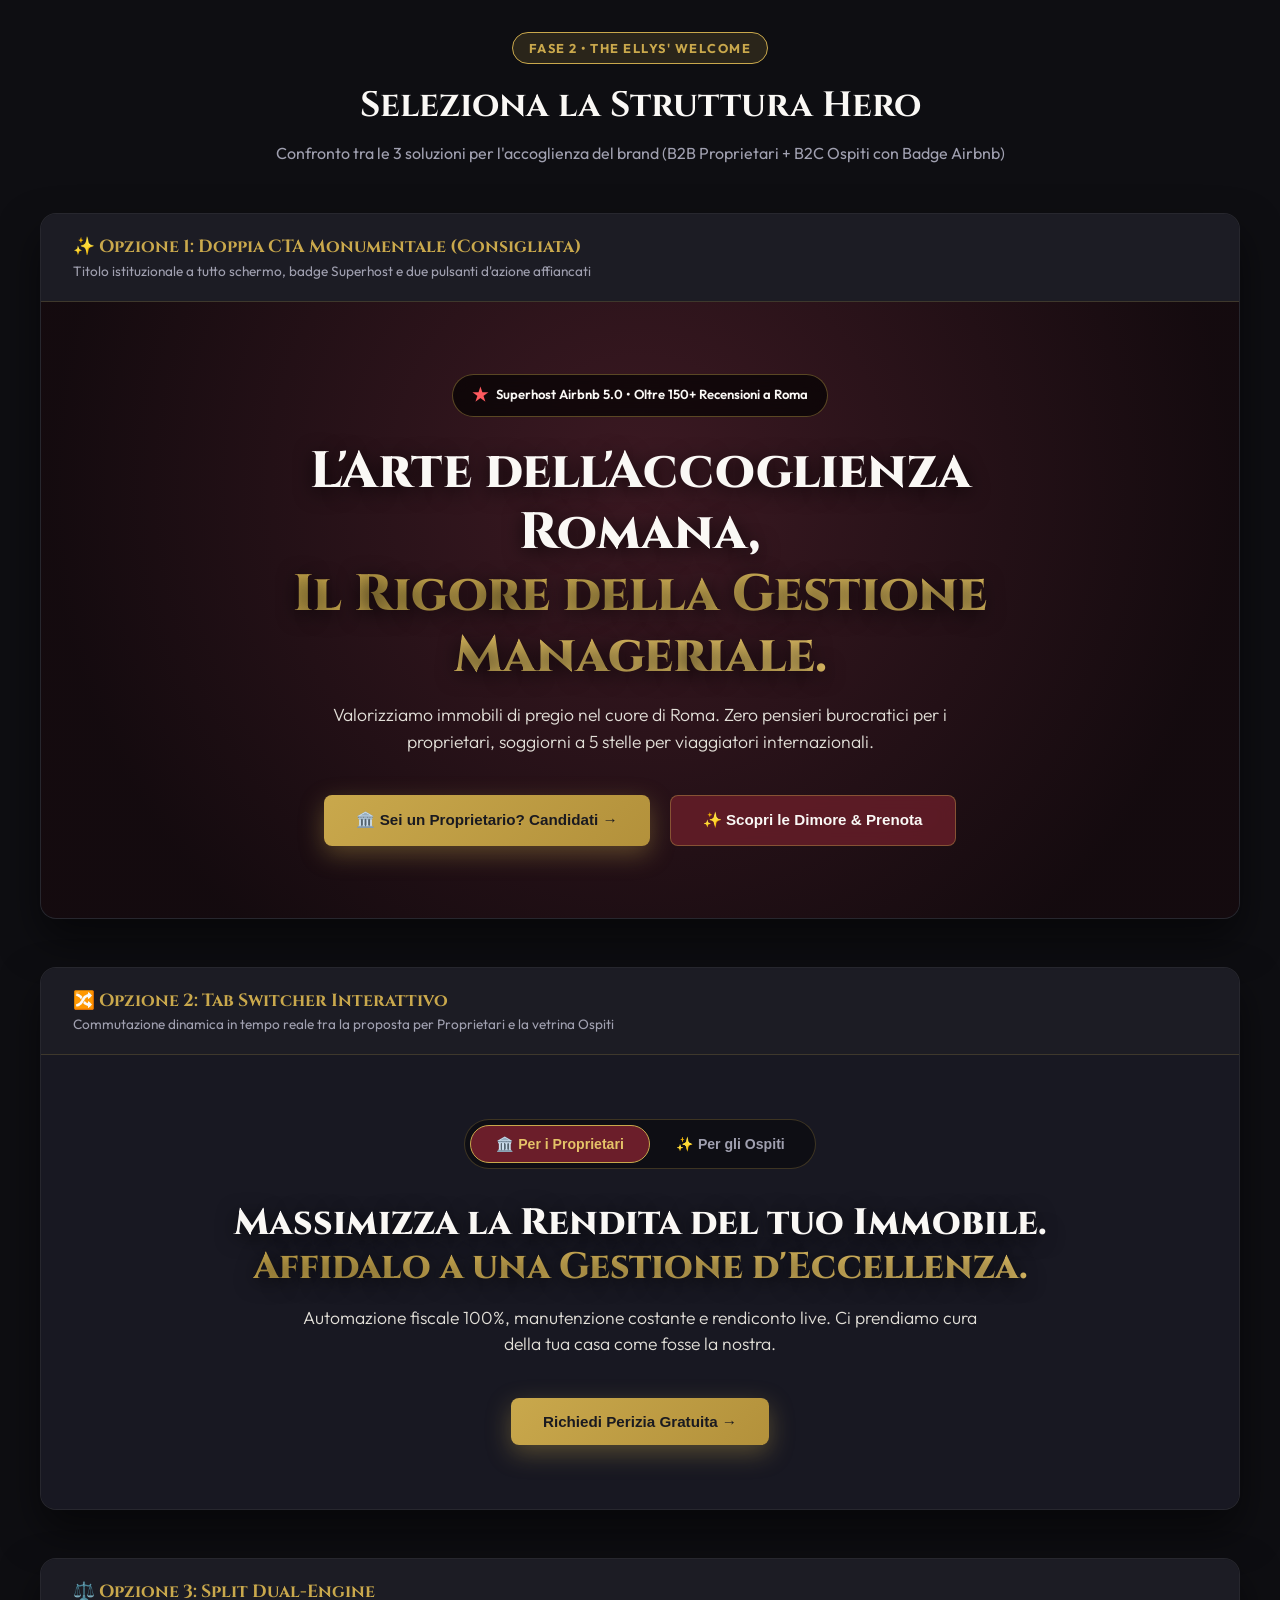
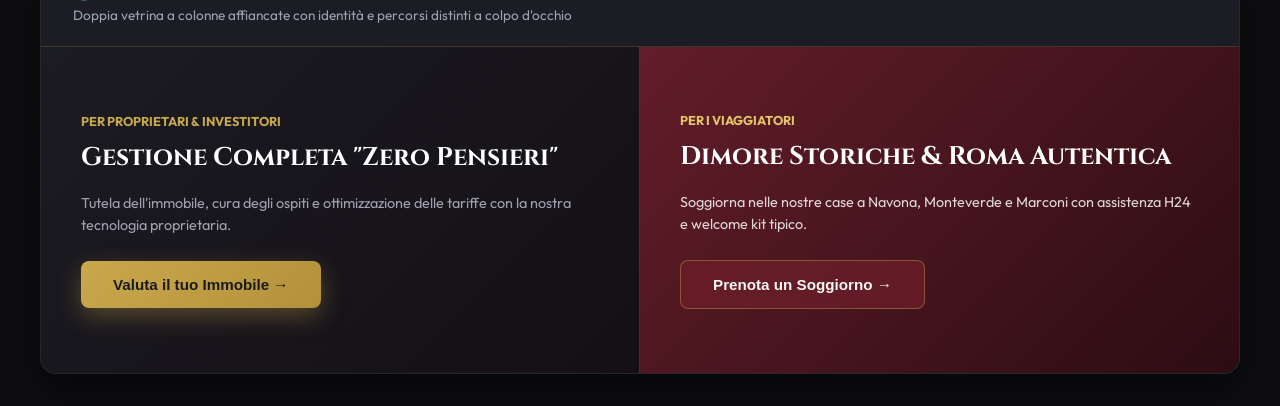
<file: preview_hero_options.html>
<!DOCTYPE html>
<html lang="it">
<head>
  <meta charset="UTF-8">
  <meta name="viewport" content="width=device-width, initial-scale=1.0">
  <meta name="robots" content="noindex, nofollow">
  <title>The Ellys' Welcome — Anteprima Opzioni Hero Section</title>
  <link rel="preconnect" href="https://fonts.googleapis.com">
  <link rel="preconnect" href="https://fonts.gstatic.com" crossorigin>
  <link href="https://fonts.googleapis.com/css2?family=Cinzel:wght@500;700;800;900&family=Outfit:wght@300;400;500;600;700&family=Playfair+Display:ital,wght@0,600;0,700;1,400&display=swap" rel="stylesheet">
  <style>
    :root {
      --burgundy: #6B1E2A;
      --burgundy-dark: #4A121C;
      --gold: #C9A84C;
      --gold-light: #E5C368;
      --alabaster: #FAF8F5;
      --charcoal: #1C1C24;
      --card-bg: #FFFFFF;
      --border: rgba(201, 168, 76, 0.25);
    }

    * {
      box-sizing: border-box;
      margin: 0;
      padding: 0;
    }

    body {
      font-family: 'Outfit', sans-serif;
      background: #0E0E12;
      color: #FAF8F5;
      padding: 2rem 1rem;
      line-height: 1.5;
    }

    .preview-header {
      text-align: center;
      max-width: 900px;
      margin: 0 auto 3rem auto;
    }

    .preview-badge {
      display: inline-block;
      padding: 0.35rem 1rem;
      background: rgba(201, 168, 76, 0.15);
      border: 1px solid var(--gold);
      color: var(--gold);
      border-radius: 50px;
      font-size: 0.8rem;
      font-weight: 700;
      text-transform: uppercase;
      letter-spacing: 1.5px;
      margin-bottom: 1rem;
    }

    .preview-title {
      font-family: 'Cinzel', serif;
      font-size: 2.2rem;
      color: var(--alabaster);
      margin-bottom: 0.5rem;
    }

    .preview-subtitle {
      color: #A0A0B0;
      font-size: 1rem;
    }

    .options-grid {
      display: grid;
      grid-template-columns: 1fr;
      gap: 3rem;
      max-width: 1200px;
      margin: 0 auto;
    }

    .option-card {
      background: #15151C;
      border: 1px solid rgba(255, 255, 255, 0.08);
      border-radius: 16px;
      overflow: hidden;
      box-shadow: 0 20px 40px rgba(0,0,0,0.5);
    }

    .option-header {
      padding: 1.25rem 2rem;
      background: #1C1C24;
      border-bottom: 1px solid rgba(201, 168, 76, 0.2);
      display: flex;
      justify-content: space-between;
      align-items: center;
    }

    .option-tag {
      font-family: 'Cinzel', serif;
      font-weight: 700;
      color: var(--gold);
      font-size: 1.1rem;
    }

    .option-desc {
      font-size: 0.85rem;
      color: #A0A0B0;
    }

    /* =====================================================================
       MOCKUP 1: DOPPIA CTA MONUMENTALE AFFIANCATA
       ===================================================================== */
    .hero-mockup-1 {
      padding: 4.5rem 2rem;
      background: radial-gradient(circle at 50% 30%, rgba(107, 30, 42, 0.45) 0%, rgba(20, 10, 14, 0.95) 80%), url('https://images.unsplash.com/photo-1552832230-c0197dd311b5?q=80&w=1600&auto=format&fit=crop') center/cover;
      text-align: center;
      position: relative;
    }

    .hero-superhost-pill {
      display: inline-flex;
      align-items: center;
      gap: 0.5rem;
      background: rgba(0, 0, 0, 0.65);
      backdrop-filter: blur(10px);
      border: 1px solid rgba(201, 168, 76, 0.4);
      padding: 0.45rem 1.2rem;
      border-radius: 50px;
      font-size: 0.82rem;
      font-weight: 600;
      color: var(--alabaster);
      margin-bottom: 1.5rem;
    }

    .hero-h1-1 {
      font-family: 'Cinzel', serif;
      font-size: clamp(2rem, 4vw, 3.2rem);
      font-weight: 800;
      color: var(--alabaster);
      line-height: 1.2;
      max-width: 900px;
      margin: 0 auto 1rem auto;
      text-shadow: 0 4px 20px rgba(0,0,0,0.8);
    }

    .hero-h1-1 span {
      background: linear-gradient(135deg, var(--gold) 0%, var(--gold-light) 100%);
      -webkit-background-clip: text;
      -webkit-text-fill-color: transparent;
    }

    .hero-p-1 {
      font-size: 1.1rem;
      color: #E2DFD8;
      max-width: 700px;
      margin: 0 auto 2.5rem auto;
      font-weight: 300;
    }

    .hero-cta-group-1 {
      display: flex;
      justify-content: center;
      gap: 1.25rem;
      flex-wrap: wrap;
    }

    .btn-b2b {
      background: linear-gradient(135deg, var(--gold) 0%, #B3913B 100%);
      color: #1A1A20;
      padding: 0.95rem 2rem;
      border-radius: 8px;
      font-weight: 700;
      font-size: 0.95rem;
      text-decoration: none;
      display: inline-flex;
      align-items: center;
      gap: 0.5rem;
      transition: all 0.3s;
      box-shadow: 0 8px 25px rgba(201, 168, 76, 0.35);
      border: none;
      cursor: pointer;
    }

    .btn-b2c {
      background: rgba(107, 30, 42, 0.8);
      color: var(--alabaster);
      padding: 0.95rem 2rem;
      border-radius: 8px;
      font-weight: 700;
      font-size: 0.95rem;
      text-decoration: none;
      display: inline-flex;
      align-items: center;
      gap: 0.5rem;
      border: 1px solid rgba(201, 168, 76, 0.4);
      backdrop-filter: blur(8px);
      transition: all 0.3s;
      cursor: pointer;
    }

    /* =====================================================================
       MOCKUP 2: TAB SWITCHER DINAMICO
       ===================================================================== */
    .hero-mockup-2 {
      padding: 4rem 2rem;
      background: #181822;
      text-align: center;
    }

    .tab-switch-container {
      display: inline-flex;
      background: rgba(0, 0, 0, 0.4);
      padding: 5px;
      border-radius: 50px;
      border: 1px solid var(--border);
      margin-bottom: 2rem;
    }

    .tab-switch-btn {
      padding: 0.6rem 1.6rem;
      border-radius: 50px;
      font-size: 0.88rem;
      font-weight: 600;
      border: none;
      cursor: pointer;
      color: #A0A0B0;
      background: transparent;
      transition: all 0.2s;
    }

    .tab-switch-btn.active {
      background: var(--burgundy);
      color: var(--gold-light);
      border: 1px solid var(--gold);
    }

    /* =====================================================================
       MOCKUP 3: SPLIT DUAL-ENGINE (DUE ANIME AFFIANCATE)
       ===================================================================== */
    .hero-mockup-3 {
      display: grid;
      grid-template-columns: 1fr 1fr;
    }

    .split-col {
      padding: 4rem 2.5rem;
      display: flex;
      flex-direction: column;
      justify-content: center;
      transition: all 0.3s;
    }

    .split-b2b {
      background: linear-gradient(135deg, rgba(28, 28, 36, 0.95) 0%, rgba(20, 15, 20, 0.95) 100%);
      border-right: 1px solid rgba(201, 168, 76, 0.2);
    }

    .split-b2c {
      background: linear-gradient(135deg, rgba(107, 30, 42, 0.9) 0%, rgba(45, 12, 18, 0.95) 100%);
    }

    @media (max-width: 768px) {
      .hero-mockup-3 {
        grid-template-columns: 1fr;
      }
    }
  </style>
</head>
<body>

  <div class="preview-header">
    <div class="preview-badge">Fase 2 • The Ellys' Welcome</div>
    <h1 class="preview-title">Seleziona la Struttura Hero</h1>
    <p class="preview-subtitle">Confronto tra le 3 soluzioni per l'accoglienza del brand (B2B Proprietari + B2C Ospiti con Badge Airbnb)</p>
  </div>

  <div class="options-grid">

    <!-- OPZIONE 1: (Consigliata dall'utente) -->
    <div class="option-card">
      <div class="option-header">
        <div>
          <span class="option-tag">✨ Opzione 1: Doppia CTA Monumentale (Consigliata)</span>
          <div class="option-desc">Titolo istituzionale a tutto schermo, badge Superhost e due pulsanti d'azione affiancati</div>
        </div>
      </div>
      <div class="hero-mockup-1">
        <div class="hero-superhost-pill">
          <span style="color: #FF5A5F; font-size: 1.1rem;">★</span>
          <span>Superhost Airbnb 5.0 • Oltre 150+ Recensioni a Roma</span>
        </div>
        <h2 class="hero-h1-1">
          L'Arte dell'Accoglienza Romana,<br><span>Il Rigore della Gestione Manageriale.</span>
        </h2>
        <p class="hero-p-1">
          Valorizziamo immobili di pregio nel cuore di Roma. Zero pensieri burocratici per i proprietari, soggiorni a 5 stelle per viaggiatori internazionali.
        </p>
        <div class="hero-cta-group-1">
          <button class="btn-b2b">🏛️ Sei un Proprietario? Candidati →</button>
          <button class="btn-b2c">✨ Scopri le Dimore & Prenota</button>
        </div>
      </div>
    </div>

    <!-- OPZIONE 2: Tab Switcher -->
    <div class="option-card">
      <div class="option-header">
        <div>
          <span class="option-tag">🔀 Opzione 2: Tab Switcher Interattivo</span>
          <div class="option-desc">Commutazione dinamica in tempo reale tra la proposta per Proprietari e la vetrina Ospiti</div>
        </div>
      </div>
      <div class="hero-mockup-2">
        <div class="tab-switch-container">
          <button class="tab-switch-btn active">🏛️ Per i Proprietari</button>
          <button class="tab-switch-btn">✨ Per gli Ospiti</button>
        </div>
        <h2 class="hero-h1-1" style="font-size: 2.3rem;">
          Massimizza la Rendita del tuo Immobile.<br><span>Affidalo a una Gestione d'Eccellenza.</span>
        </h2>
        <p class="hero-p-1">
          Automazione fiscale 100%, manutenzione costante e rendiconto live. Ci prendiamo cura della tua casa come fosse la nostra.
        </p>
        <button class="btn-b2b" style="margin: 0 auto;">Richiedi Perizia Gratuita →</button>
      </div>
    </div>

    <!-- OPZIONE 3: Split Dual Engine -->
    <div class="option-card">
      <div class="option-header">
        <div>
          <span class="option-tag">⚖️ Opzione 3: Split Dual-Engine</span>
          <div class="option-desc">Doppia vetrina a colonne affiancate con identità e percorsi distinti a colpo d'occhio</div>
        </div>
      </div>
      <div class="hero-mockup-3">
        <div class="split-col split-b2b">
          <div style="color: var(--gold); font-size: 0.8rem; font-weight: 700; text-transform: uppercase; margin-bottom: 0.5rem;">Per Proprietari & Investitori</div>
          <h3 style="font-family: 'Cinzel', serif; font-size: 1.6rem; margin-bottom: 1rem; color: #FFF;">Gestione Completa "Zero Pensieri"</h3>
          <p style="font-size: 0.9rem; color: #A0A0B0; margin-bottom: 1.5rem;">Tutela dell'immobile, cura degli ospiti e ottimizzazione delle tariffe con la nostra tecnologia proprietaria.</p>
          <button class="btn-b2b" style="align-self: flex-start;">Valuta il tuo Immobile →</button>
        </div>
        <div class="split-col split-b2c">
          <div style="color: var(--gold-light); font-size: 0.8rem; font-weight: 700; text-transform: uppercase; margin-bottom: 0.5rem;">Per i Viaggiatori</div>
          <h3 style="font-family: 'Cinzel', serif; font-size: 1.6rem; margin-bottom: 1rem; color: #FFF;">Dimore Storiche & Roma Autentica</h3>
          <p style="font-size: 0.9rem; color: #FAF8F5; opacity: 0.85; margin-bottom: 1.5rem;">Soggiorna nelle nostre case a Navona, Monteverde e Marconi con assistenza H24 e welcome kit tipico.</p>
          <button class="btn-b2c" style="align-self: flex-start;">Prenota un Soggiorno →</button>
        </div>
      </div>
    </div>

  </div>

</body>
</html>
</file>
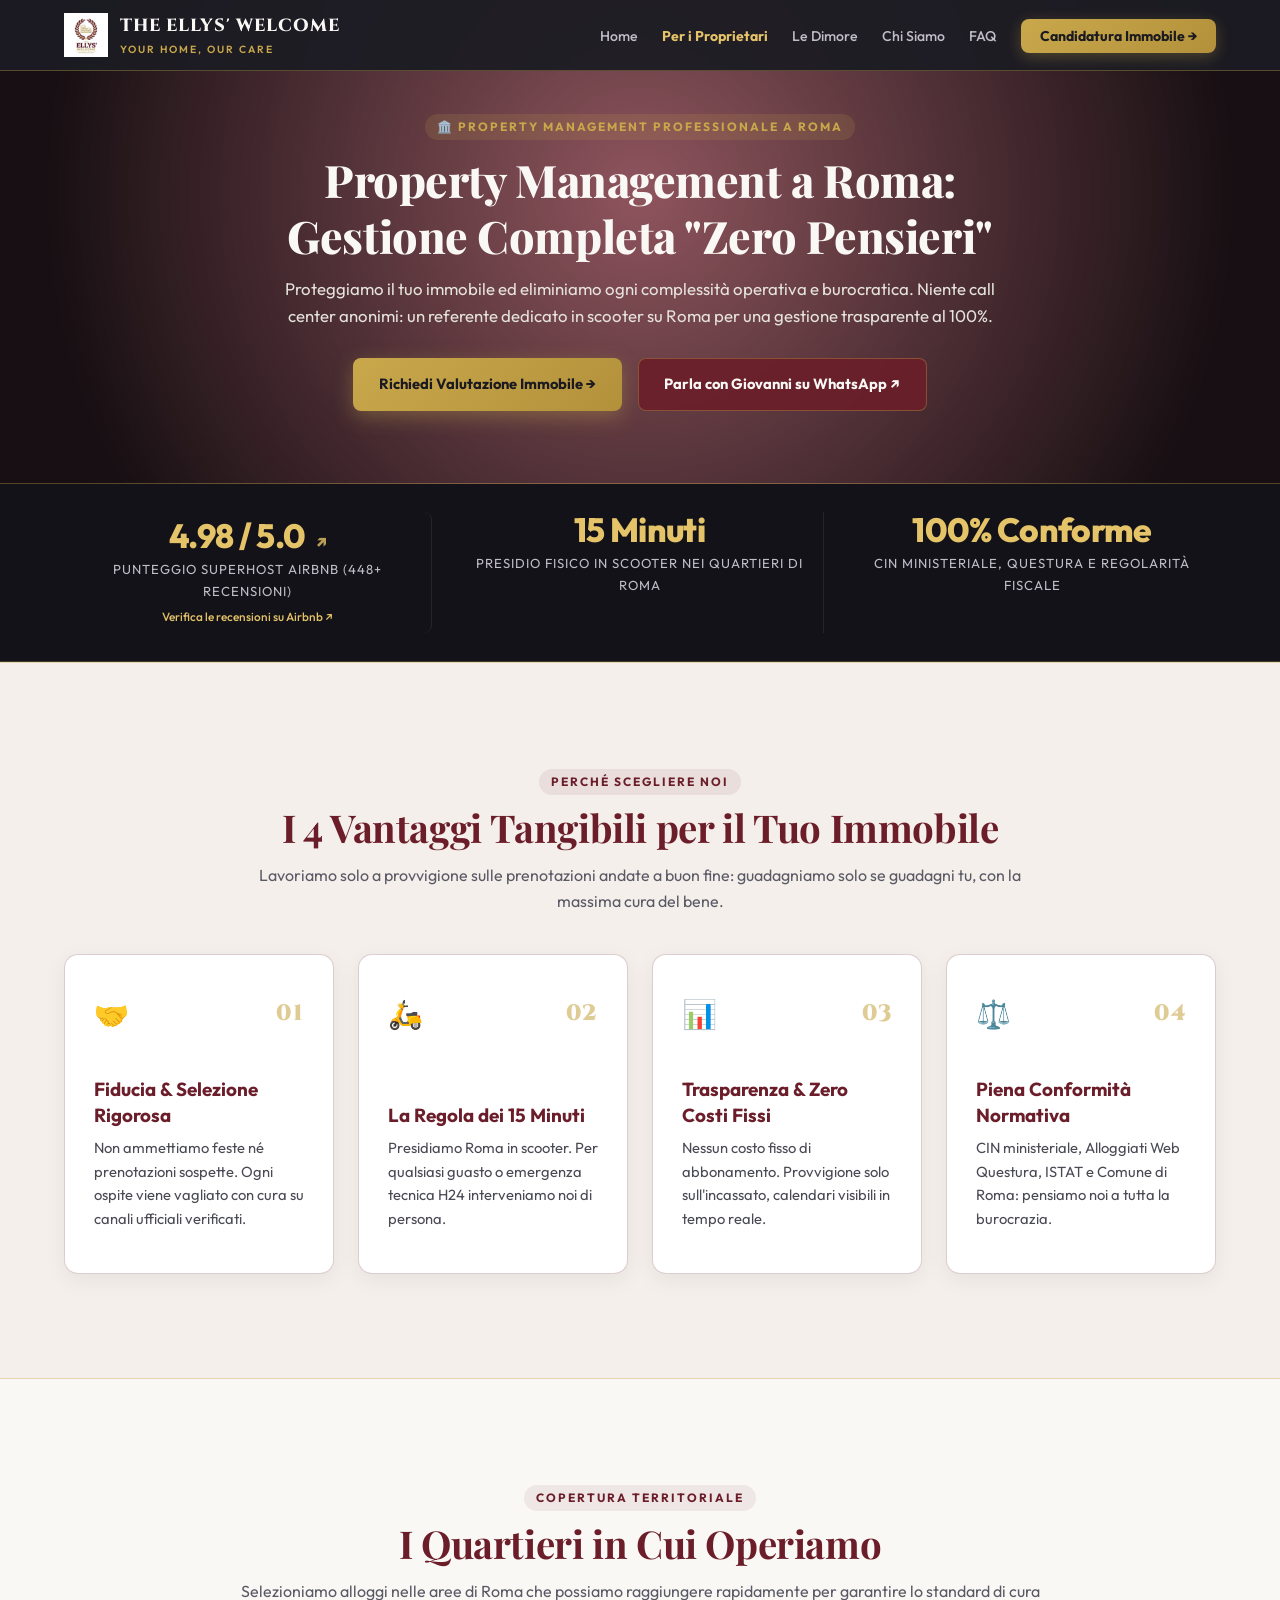
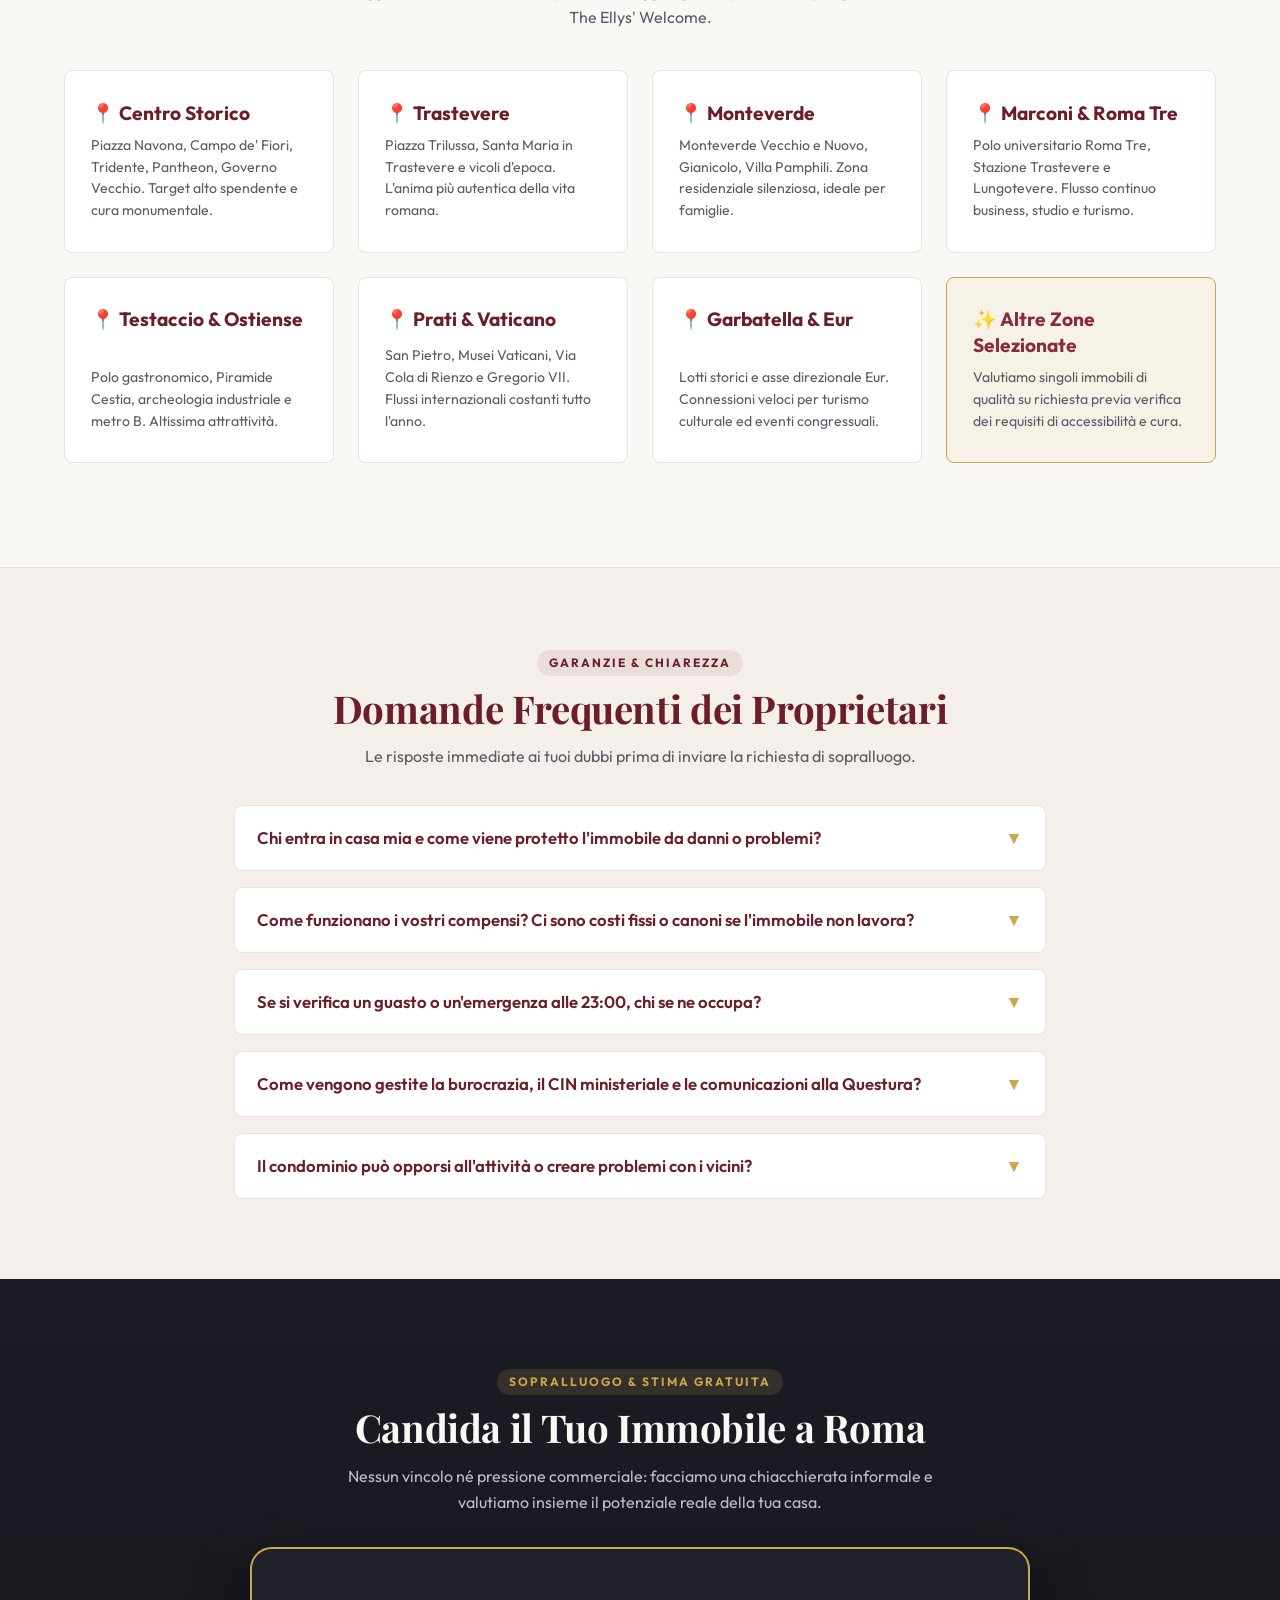
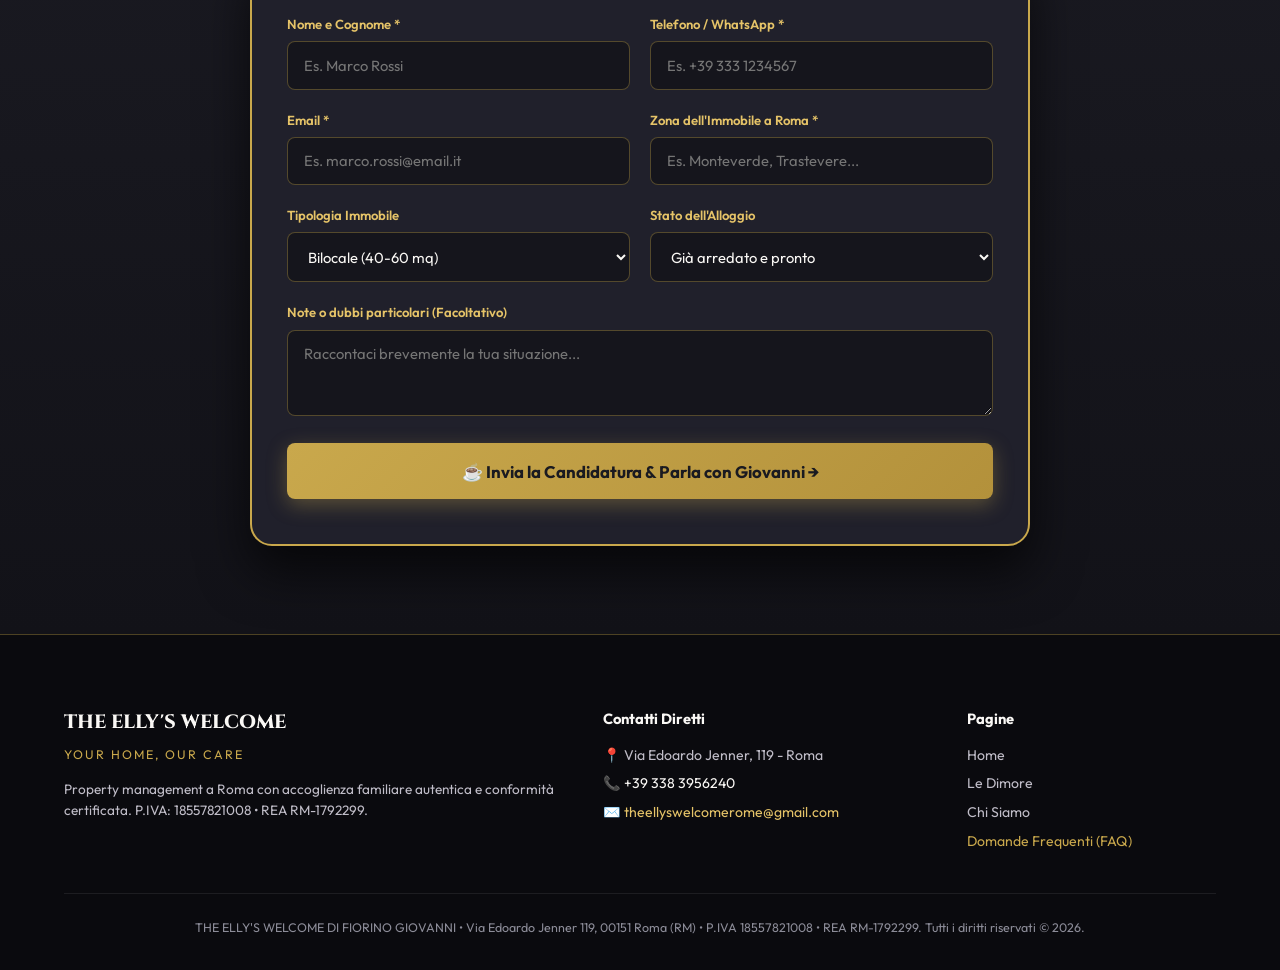
<file: proprietari.html>
<!DOCTYPE html>
<html lang="it">
<head>
  <meta charset="UTF-8">
  <meta name="viewport" content="width=device-width, initial-scale=1.0">
  <title>Property Management Roma | Gestione Affitti Brevi per Proprietari — The Ellys' Welcome</title>
  <meta name="description" content="Gestione alloggi turistici e property management a Roma a zero pensieri: co-hosting professionale, rilascio CIN, adempimenti Questura e rendita trasparente.">
  <link rel="canonical" href="https://theellyswelcome.com/proprietari.html">
  <meta name="robots" content="index, follow, max-image-preview:large">
  
  <meta property="og:type" content="website">
  <meta property="og:url" content="https://theellyswelcome.com/proprietari.html">
  <meta property="og:title" content="Property Management Roma | Gestione Completa Alloggi — The Ellys' Welcome">
  <meta property="og:description" content="Massimizza la rendita del tuo alloggio a Roma con tutela totale: co-hosting, CIN a norma e cura H24.">
  <meta property="og:image" content="https://theellyswelcome.com/assets/logo.png">

  <meta name="theme-color" content="#6B1E2A">
  <link rel="icon" type="image/png" href="assets/logo.png">
  <link rel="preconnect" href="https://fonts.googleapis.com">
  <link rel="preconnect" href="https://fonts.gstatic.com" crossorigin>
  <link href="https://fonts.googleapis.com/css2?family=Cinzel:wght@600;700;800;900&family=Outfit:wght@300;400;500;600;700;800&family=Playfair+Display:ital,wght@0,600;0,700;1,400;1,600&display=swap" rel="stylesheet">
  <link rel="stylesheet" href="style.css">
</head>
<body>

  <!-- NAVBAR -->
  <nav class="navbar">
    <div class="container nav-container">
      <a href="index.html" class="brand-logo">
        <picture>
          <source srcset="assets/logo-nav.webp" type="image/webp">
          <img src="assets/logo-nav.png" alt="The Ellys' Welcome Logo" width="44" height="44">
        </picture>
        <div class="brand-text">
          <span class="brand-name">THE ELLYS' WELCOME</span>
          <span class="brand-tagline">Your Home, Our Care</span>
        </div>
      </a>
      <ul class="nav-links" id="navLinks">
        <li><a href="index.html" class="nav-link">Home</a></li>
        <li><a href="proprietari.html" class="nav-link" style="color: var(--gold-light); font-weight: 700;">Per i Proprietari</a></li>
        <li><a href="dimore.html" class="nav-link">Le Dimore</a></li>
        <li><a href="chi-siamo.html" class="nav-link">Chi Siamo</a></li>
        <li><a href="faq.html" class="nav-link">FAQ</a></li>
        <li><a href="#candidatura" class="nav-link nav-cta">Candidatura Immobile →</a></li>
      </ul>
      <button class="mobile-menu-btn" onclick="toggleMobileMenu()">☰</button>
    </div>
  </nav>

  <!-- PAGE HERO B2B -->
  <header class="page-hero">
    <div class="container">
      <span class="section-badge" style="color: var(--gold); background: rgba(201, 168, 76, 0.15); margin-bottom: 0.75rem;">🏛️ Property Management Professionale a Roma</span>
      <h1 class="page-hero-title">Property Management a Roma:<br><span class="gradient-gold">Gestione Completa "Zero Pensieri"</span></h1>
      <p class="page-hero-lead">
        Proteggiamo il tuo immobile ed eliminiamo ogni complessità operativa e burocratica. Niente call center anonimi: un referente dedicato in scooter su Roma per una gestione trasparente al 100%.
      </p>
      <div style="margin-top: 1.75rem; display: flex; justify-content: center; gap: 1rem; flex-wrap: wrap;">
        <a href="#candidatura" class="btn btn-primary">Richiedi Valutazione Immobile →</a>
        <a href="https://wa.me/393383956240?text=Ciao%20Giovanni!%20Vorrei%20informazioni%20sulla%20gestione%20del%20mio%20immobile%20a%20Roma." target="_blank" rel="noopener noreferrer" class="btn btn-secondary">Parla con Giovanni su WhatsApp ↗</a>
      </div>
    </div>
  </header>

  <!-- =======================================================================
       AUTHORITY STATS STRIP (METRICHE REALI & FIDUCIA)
       ======================================================================= -->
  <section class="authority-strip">
    <div class="container">
      <div class="authority-grid">
        <a href="https://www.airbnb.it/users/profile/1463769468775481181" target="_blank" rel="noopener noreferrer" class="authority-stat-box authority-stat-link" aria-label="Visualizza il profilo Superhost Airbnb con valutazione 4.98 su 5.0">
          <div class="authority-num">4.98 / 5.0 <span class="authority-external-icon">↗</span></div>
          <div class="authority-label">Punteggio Superhost Airbnb (448+ Recensioni)</div>
          <span class="authority-stat-sub">Verifica le recensioni su Airbnb ↗</span>
        </a>
        <div class="authority-stat-box">
          <div class="authority-num">15 Minuti</div>
          <div class="authority-label">Presidio Fisico in Scooter nei Quartieri di Roma</div>
        </div>
        <div class="authority-stat-box">
          <div class="authority-num">100% Conforme</div>
          <div class="authority-label">CIN Ministeriale, Questura e Regolarità Fiscale</div>
        </div>
      </div>
    </div>
  </section>

  <!-- I 4 PILASTRI PER I PROPRIETARI -->
  <section class="section-b2b">
    <div class="container">
      <div class="section-header">
        <span class="section-badge">Perché Scegliere Noi</span>
        <h2 class="section-title">I 4 Vantaggi Tangibili per il Tuo Immobile</h2>
        <p class="section-lead">Lavoriamo solo a provvigione sulle prenotazioni andate a buon fine: guadagniamo solo se guadagni tu, con la massima cura del bene.</p>
      </div>

      <div class="pillars-grid">
        <div class="pillar-card-square">
          <div class="pillar-top-row">
            <div class="pillar-icon-wrap">🤝</div>
            <div class="pillar-num-watermark">01</div>
          </div>
          <div class="pillar-mid-content">
            <h3 class="pillar-title">Fiducia & Selezione Rigorosa</h3>
            <p class="pillar-desc">Non ammettiamo feste né prenotazioni sospette. Ogni ospite viene vagliato con cura su canali ufficiali verificati.</p>
          </div>
        </div>

        <div class="pillar-card-square">
          <div class="pillar-top-row">
            <div class="pillar-icon-wrap">🛵</div>
            <div class="pillar-num-watermark">02</div>
          </div>
          <div class="pillar-mid-content">
            <h3 class="pillar-title">La Regola dei 15 Minuti</h3>
            <p class="pillar-desc">Presidiamo Roma in scooter. Per qualsiasi guasto o emergenza tecnica H24 interveniamo noi di persona.</p>
          </div>
        </div>

        <div class="pillar-card-square">
          <div class="pillar-top-row">
            <div class="pillar-icon-wrap">📊</div>
            <div class="pillar-num-watermark">03</div>
          </div>
          <div class="pillar-mid-content">
            <h3 class="pillar-title">Trasparenza & Zero Costi Fissi</h3>
            <p class="pillar-desc">Nessun costo fisso di abbonamento. Provvigione solo sull'incassato, calendari visibili in tempo reale.</p>
          </div>
        </div>

        <div class="pillar-card-square">
          <div class="pillar-top-row">
            <div class="pillar-icon-wrap">⚖️</div>
            <div class="pillar-num-watermark">04</div>
          </div>
          <div class="pillar-mid-content">
            <h3 class="pillar-title">Piena Conformità Normativa</h3>
            <p class="pillar-desc">CIN ministeriale, Alloggiati Web Questura, ISTAT e Comune di Roma: pensiamo noi a tutta la burocrazia.</p>
          </div>
        </div>
      </div>
    </div>
  </section>

  <!-- QUARTIERI PRESIDIATI A ROMA -->
  <section class="districts-section">
    <div class="container">
      <div class="section-header">
        <span class="section-badge">Copertura Territoriale</span>
        <h2 class="section-title">I Quartieri in Cui Operiamo</h2>
        <p class="section-lead">Selezioniamo alloggi nelle aree di Roma che possiamo raggiungere rapidamente per garantire lo standard di cura The Ellys' Welcome.</p>
      </div>
      <div class="districts-grid">
        <div class="district-card"><div class="district-name">📍 Centro Storico</div><p class="district-desc">Piazza Navona, Campo de' Fiori, Tridente, Pantheon, Governo Vecchio. Target alto spendente e cura monumentale.</p></div>
        <div class="district-card"><div class="district-name">📍 Trastevere</div><p class="district-desc">Piazza Trilussa, Santa Maria in Trastevere e vicoli d'epoca. L'anima più autentica della vita romana.</p></div>
        <div class="district-card"><div class="district-name">📍 Monteverde</div><p class="district-desc">Monteverde Vecchio e Nuovo, Gianicolo, Villa Pamphili. Zona residenziale silenziosa, ideale per famiglie.</p></div>
        <div class="district-card"><div class="district-name">📍 Marconi & Roma Tre</div><p class="district-desc">Polo universitario Roma Tre, Stazione Trastevere e Lungotevere. Flusso continuo business, studio e turismo.</p></div>
        <div class="district-card"><div class="district-name">📍 Testaccio & Ostiense</div><p class="district-desc">Polo gastronomico, Piramide Cestia, archeologia industriale e metro B. Altissima attrattività.</p></div>
        <div class="district-card"><div class="district-name">📍 Prati & Vaticano</div><p class="district-desc">San Pietro, Musei Vaticani, Via Cola di Rienzo e Gregorio VII. Flussi internazionali costanti tutto l'anno.</p></div>
        <div class="district-card"><div class="district-name">📍 Garbatella & Eur</div><p class="district-desc">Lotti storici e asse direzionale Eur. Connessioni veloci per turismo culturale ed eventi congressuali.</p></div>
        <div class="district-card" style="background: rgba(201, 168, 76, 0.08); border-color: var(--gold);"><div class="district-name" style="color: var(--burgundy-light);">✨ Altre Zone Selezionate</div><p class="district-desc">Valutiamo singoli immobili di qualità su richiesta previa verifica dei requisiti di accessibilità e cura.</p></div>
      </div>
    </div>
  </section>

  <!-- =======================================================================
       FAQ PROPRIETARI (RISOLUZIONE OBIEZIONI PRIMA DELLA CANDIDATURA)
       ======================================================================= -->
  <section class="faq-section" style="background: var(--alabaster-warm); padding: 5rem 0;">
    <div class="container faq-container">
      <div class="section-header" style="margin-bottom: 2rem;">
        <span class="section-badge">Garanzie & Chiarezza</span>
        <h2 class="section-title">Domande Frequenti dei Proprietari</h2>
        <p class="section-lead">Le risposte immediate ai tuoi dubbi prima di inviare la richiesta di sopralluogo.</p>
      </div>

      <div class="faq-accordion">
        <div class="faq-item">
          <button class="faq-question" onclick="toggleFaq(this)" aria-expanded="false">
            <span>Chi entra in casa mia e come viene protetto l'immobile da danni o problemi?</span>
            <span class="faq-chevron">▼</span>
          </button>
          <div class="faq-answer">
            Non trattiamo la tua casa come un dormitorio. Applichiamo una severa pre-selezione degli ospiti su Airbnb e canali ufficiali, rifiutando richieste sospette o gruppi orientati alle feste. La tua casa è coperta da tutele assicurative e viene ispezionata di persona dal nostro team ad ogni singolo check-out per verificare che tutto sia in perfetto stato.
          </div>
        </div>

        <div class="faq-item">
          <button class="faq-question" onclick="toggleFaq(this)" aria-expanded="false">
            <span>Come funzionano i vostri compensi? Ci sono costi fissi o canoni se l'immobile non lavora?</span>
            <span class="faq-chevron">▼</span>
          </button>
          <div class="faq-answer">
            Zero costi fissi e zero canoni di abbonamento. Lavoriamo esclusivamente a provvigione sulle prenotazioni effettivamente incassate: guadagniamo solo se tu guadagni. Tutti gli incassi e i calendari sono visibili in tempo reale, senza spese nascoste o ricarichi occulti sulle pulizie.
          </div>
        </div>

        <div class="faq-item">
          <button class="faq-question" onclick="toggleFaq(this)" aria-expanded="false">
            <span>Se si verifica un guasto o un'emergenza alle 23:00, chi se ne occupa?</span>
            <span class="faq-chevron">▼</span>
          </button>
          <div class="faq-answer">
            Ci occupiamo noi di tutto, 24 ore su 24, 7 giorni su 7. Non siamo un call center remoto: ci muoviamo in scooter per Roma e interveniamo fisicamente entro pochi minuti per risolvere qualsiasi imprevisto, dalla caldaia bloccata al supporto all'ospite, senza che tu debba mai ricevere telefonate d'ansia.
          </div>
        </div>

        <div class="faq-item">
          <button class="faq-question" onclick="toggleFaq(this)" aria-expanded="false">
            <span>Come vengono gestite la burocrazia, il CIN ministeriale e le comunicazioni alla Questura?</span>
            <span class="faq-chevron">▼</span>
          </button>
          <div class="faq-answer">
            Gestiamo l'intero ciclo normativo al posto tuo: richiesta ed esposizione del CIN ministeriale, invio telematico obbligatorio delle schedine alloggiati alla Questura (Alloggiati Web entro 24 ore), comunicazione flussi ISTAT (ROSS 1000) e versamento della tassa di soggiorno al Comune di Roma (GECOS). La tua casa è al 100% in regola, senza stress.
          </div>
        </div>

        <div class="faq-item">
          <button class="faq-question" onclick="toggleFaq(this)" aria-expanded="false">
            <span>Il condominio può opporsi all'attività o creare problemi con i vicini?</span>
            <span class="faq-chevron">▼</span>
          </button>
          <div class="faq-answer">
            L'attività in locazione turistica è pienamente lecita salvo divieto esplicito nel regolamento contrattuale originario del palazzo. Accogliamo gli ospiti spiegando le regole dello stabile, monitoriamo il rispetto degli orari di silenzio e forniamo ai vicini un contatto telefonico diretto per qualsiasi segnalazione.
          </div>
        </div>
      </div>
    </div>
  </section>

  <!-- FORM CANDIDATURA IMMOBILE -->
  <section class="contact-section" id="candidatura">
    <div class="container">
      <div class="section-header" style="margin-bottom: 2rem;">
        <span class="section-badge" style="color: var(--gold); background: rgba(201, 168, 76, 0.15);">Sopralluogo & Stima Gratuita</span>
        <h2 class="section-title" style="color: var(--alabaster);">Candida il Tuo Immobile a Roma</h2>
        <p style="color: var(--text-light-muted); font-size: 1rem; max-width: 650px; margin: 0 auto;">
          Nessun vincolo né pressione commerciale: facciamo una chiacchierata informale e valutiamo insieme il potenziale reale della tua casa.
        </p>
      </div>

      <div class="form-card">
        <form id="ownerLeadForm" onsubmit="handleLeadSubmit(event)">
          <input type="text" id="ownerHp" name="_hp" style="display:none !important;" tabindex="-1" autocomplete="off">
          
          <div class="form-grid">
            <div>
              <label class="form-label" for="ownerName">Nome e Cognome *</label>
              <input type="text" id="ownerName" class="form-control" placeholder="Es. Marco Rossi" required>
            </div>
            <div>
              <label class="form-label" for="ownerPhone">Telefono / WhatsApp *</label>
              <input type="tel" id="ownerPhone" class="form-control" placeholder="Es. +39 333 1234567" required>
            </div>
            <div>
              <label class="form-label" for="ownerEmail">Email *</label>
              <input type="email" id="ownerEmail" class="form-control" placeholder="Es. marco.rossi@email.it" required>
            </div>
            <div>
              <label class="form-label" for="ownerZone">Zona dell'Immobile a Roma *</label>
              <input type="text" id="ownerZone" class="form-control" placeholder="Es. Monteverde, Trastevere..." required>
            </div>
            <div>
              <label class="form-label" for="ownerType">Tipologia Immobile</label>
              <select id="ownerType" class="form-control">
                <option value="Bilocale (40-60 mq)">Bilocale (40-60 mq)</option>
                <option value="Trilocale (60-90 mq)">Trilocale (60-90 mq)</option>
                <option value="Quadrilocale o superiore">Quadrilocale o superiore (>90 mq)</option>
                <option value="Attico con Terrazzo">Attico con Terrazzo</option>
                <option value="Intero Palazzetto / Più unità">Intero Palazzetto / Più unità</option>
              </select>
            </div>
            <div>
              <label class="form-label" for="ownerState">Stato dell'Alloggio</label>
              <select id="ownerState" class="form-control">
                <option value="Già arredato e pronto">Già arredato e pronto</option>
                <option value="Già attivo come casa vacanze">Già attivo come casa vacanze</option>
                <option value="Da allestire o ristrutturare">Da allestire o ristrutturare</option>
                <option value="Sfitto da arredare">Sfitto da arredare</option>
              </select>
            </div>
            <div class="form-group full">
              <label class="form-label" for="ownerNotes">Note o dubbi particolari (Facoltativo)</label>
              <textarea id="ownerNotes" class="form-control" rows="3" placeholder="Raccontaci brevemente la tua situazione..."></textarea>
            </div>
            <div class="form-group full">
              <button type="submit" id="btnSubmitLead" class="btn btn-primary" style="width: 100%; padding: 1.1rem; font-size: 1.05rem;">
                ☕ Invia la Candidatura & Parla con Giovanni →
              </button>
            </div>
          </div>

          <div id="formSuccessMessage" style="display: none; margin-top: 1.5rem; padding: 1.25rem; background: rgba(16, 185, 129, 0.15); border: 1px solid #10B981; border-radius: var(--radius-sm); color: #10B981; text-align: center;">
            <strong style="font-size: 1.1rem;">✓ Candidatura Inviata con Successo!</strong><br>
            <span style="font-size: 0.9rem; color: var(--alabaster); display: block; margin-top: 0.35rem; margin-bottom: 0.75rem;">
              Giovanni ti risponderà personalmente entro 24 ore.
            </span>
            <a href="https://wa.me/393383956240?text=Ciao%20Giovanni!%20Ho%20inviato%20la%20candidatura%20dal%20sito." target="_blank" rel="noopener noreferrer" class="btn btn-secondary" style="display: inline-block; padding: 0.6rem 1.2rem; font-size: 0.88rem;">
              💬 Scrivi subito su WhatsApp per priorità diretta →
            </a>
          </div>
          <div id="formErrorMessage" style="display: none; margin-top: 1.5rem; padding: 1.25rem; background: rgba(239, 68, 68, 0.15); border: 1px solid #EF4444; border-radius: var(--radius-sm); color: #FCA5A5; text-align: center;">
            <strong style="font-size: 1.1rem; color: #EF4444;">⚠️ Errore di invio</strong><br>
            <span style="font-size: 0.9rem; color: var(--alabaster);">Contattaci direttamente su WhatsApp: <a href="https://wa.me/393383956240" style="color: var(--gold-light); font-weight: 700;">+39 338 3956240</a></span>
          </div>
        </form>
      </div>
    </div>
  </section>

  <!-- FOOTER -->
  <footer class="footer">
    <div class="container">
      <div class="footer-grid">
        <div>
          <div style="font-family: 'Cinzel', serif; font-weight: 800; font-size: 1.2rem; color: var(--alabaster); margin-bottom: 0.35rem;">THE ELLY'S WELCOME</div>
          <div style="font-size: 0.78rem; color: var(--gold); margin-bottom: 0.85rem; letter-spacing: 2px;">YOUR HOME, OUR CARE</div>
          <p style="font-size: 0.85rem; color: var(--text-light-muted); line-height: 1.6;">Property management a Roma con accoglienza familiare autentica e conformità certificata. P.IVA: 18557821008 • REA RM-1792299.</p>
        </div>
        <div>
          <div style="font-weight: 700; color: var(--alabaster); margin-bottom: 0.75rem; font-size: 0.92rem;">Contatti Diretti</div>
          <p style="margin-bottom: 0.35rem;">📍 Via Edoardo Jenner, 119 - Roma</p>
          <p style="margin-bottom: 0.35rem;">📞 <a href="tel:+393383956240" style="color: var(--alabaster); text-decoration: none;">+39 338 3956240</a></p>
          <p>✉️ <a href="mailto:theellyswelcomerome@gmail.com" style="color: var(--gold-light); text-decoration: none;">theellyswelcomerome@gmail.com</a></p>
        </div>
        <div>
          <div style="font-weight: 700; color: var(--alabaster); margin-bottom: 0.75rem; font-size: 0.92rem;">Pagine</div>
          <p style="margin-bottom: 0.35rem;"><a href="index.html" style="color: var(--text-light-muted); text-decoration: none;">Home</a></p>
          <p style="margin-bottom: 0.35rem;"><a href="dimore.html" style="color: var(--text-light-muted); text-decoration: none;">Le Dimore</a></p>
          <p style="margin-bottom: 0.35rem;"><a href="chi-siamo.html" style="color: var(--text-light-muted); text-decoration: none;">Chi Siamo</a></p>
          <p><a href="faq.html" style="color: var(--gold); text-decoration: none;">Domande Frequenti (FAQ)</a></p>
        </div>
      </div>
      <div class="footer-bottom">
        THE ELLY'S WELCOME DI FIORINO GIOVANNI • Via Edoardo Jenner 119, 00151 Roma (RM) • P.IVA 18557821008 • REA RM-1792299. Tutti i diritti riservati © 2026.
      </div>
    </div>
  </footer>

  <script type="module" src="main.js"></script>
</body>
</html>
</file>
<file: style.css>
/**
 * The Ellys' Welcome — Official Website Stylesheet (Classic High-Contrast Edition)
 * Brand System: Imperial Burgundy (#6B1E2A), Antique Gold (#C9A84C), Alabaster (#FAF8F5), Deep Charcoal (#1C1C24)
 * Typography: Cinzel (Headings), Outfit (Body & UI), Playfair Display (Accents)
 */

:root {
  --burgundy: #6B1E2A;
  --burgundy-light: #8A2B3B;
  --burgundy-dark: #4A121C;
  --burgundy-deep: #2D0C12;
  --gold: #C9A84C;
  --gold-light: #E5C368;
  --gold-soft: rgba(201, 168, 76, 0.18);
  --gold-glow: rgba(201, 168, 76, 0.35);
  --alabaster: #FAF8F5;
  --alabaster-warm: #F4EFEA;
  --alabaster-card: #FFFFFF;
  --charcoal: #1C1C24;
  --charcoal-card: #23232E;
  --charcoal-card-hover: #2B2B38;
  --charcoal-light: #2C2C3A;
  --airbnb-coral: #FF5A5F;
  --airbnb-coral-dark: #E0484D;
  --text-dark: #1C1C24;
  --text-muted: #5A5A66;
  --text-light: #FAF8F5;
  --text-light-muted: #C0BDC8;
  --border-gold: rgba(201, 168, 76, 0.35);
  --border-card: rgba(107, 30, 42, 0.15);
  --radius-sm: 8px;
  --radius-md: 14px;
  --radius-lg: 22px;
  --shadow-gold: 0 10px 30px rgba(201, 168, 76, 0.25);
  --shadow-dark: 0 20px 40px rgba(0, 0, 0, 0.4);
  --shadow-card: 0 10px 25px rgba(0, 0, 0, 0.06);
  --transition: all 0.25s cubic-bezier(0.16, 1, 0.3, 1);
}

* {
  box-sizing: border-box;
  margin: 0;
  padding: 0;
}

html {
  scroll-behavior: smooth;
  font-size: 16px;
}

body {
  font-family: 'Outfit', -apple-system, BlinkMacSystemFont, 'Segoe UI', Roboto, sans-serif;
  background-color: var(--alabaster);
  color: var(--text-dark);
  line-height: 1.65;
  letter-spacing: 0;
  overflow-x: hidden;
}

button, input, select, textarea {
  font-family: inherit;
}

/* Tipografia Raffinata ed Elegante */
h1, .hero-title, .page-hero-title, h2, .section-title {
  font-family: 'Playfair Display', Georgia, serif;
  font-weight: 700;
  letter-spacing: -0.01em;
  line-height: 1.25;
}

h3, h4, .pillar-title, .district-name, .portal-title {
  font-family: 'Outfit', sans-serif;
  font-weight: 700;
  letter-spacing: 0;
  line-height: 1.35;
}

.font-roman,
.brand-name,
.pillar-num-watermark {
  font-family: 'Cinzel', serif;
  letter-spacing: 1.5px;
}

.authority-num {
  font-family: 'Outfit', sans-serif;
  font-weight: 800;
  letter-spacing: -0.02em;
}

.portal-tag,
.section-badge,
.superhost-tagline {
  font-family: 'Outfit', sans-serif;
  font-weight: 700;
  letter-spacing: 1.5px;
}

.dimora-location {
  font-family: 'Outfit', sans-serif;
  font-weight: 600;
  letter-spacing: 0.5px;
}

.font-accent {
  font-family: 'Playfair Display', serif;
  font-style: italic;
}

/* Container */
.container {
  width: 100%;
  max-width: 1200px;
  margin: 0 auto;
  padding: 0 1.5rem;
}

/* =========================================================================
   NAVBAR & HEADER
   ========================================================================= */
.navbar {
  position: fixed;
  top: 0;
  left: 0;
  right: 0;
  z-index: 1000;
  background: rgba(28, 28, 36, 0.94);
  backdrop-filter: blur(16px);
  border-bottom: 1px solid var(--border-gold);
  padding: 0.75rem 0;
  transition: var(--transition);
}

.nav-container {
  display: flex;
  justify-content: space-between;
  align-items: center;
}

.brand-logo {
  display: flex;
  align-items: center;
  gap: 0.75rem;
  text-decoration: none;
}

.brand-logo picture {
  display: flex;
  align-items: center;
}

.brand-logo img {
  height: 44px;
  width: auto;
}

.brand-text {
  display: flex;
  flex-direction: column;
}

.brand-name {
  font-family: 'Cinzel', serif;
  font-size: 1.1rem;
  font-weight: 800;
  color: var(--alabaster);
  letter-spacing: 1px;
}

.brand-tagline {
  font-size: 0.65rem;
  color: var(--gold);
  text-transform: uppercase;
  letter-spacing: 2px;
  font-weight: 600;
}

.nav-links {
  display: flex;
  align-items: center;
  gap: 1.5rem;
  list-style: none;
}

.nav-link {
  color: var(--text-light-muted);
  text-decoration: none;
  font-size: 0.88rem;
  font-weight: 500;
  transition: var(--transition);
}

.nav-link:hover {
  color: var(--gold-light);
}

.nav-cta {
  background: linear-gradient(135deg, var(--gold) 0%, #B3913B 100%);
  color: #1A1A20 !important;
  padding: 0.5rem 1.2rem;
  border-radius: var(--radius-sm);
  font-weight: 700 !important;
  box-shadow: 0 4px 15px rgba(201, 168, 76, 0.3);
  transition: var(--transition);
}

.nav-cta:hover {
  transform: translateY(-2px);
  box-shadow: 0 6px 20px rgba(201, 168, 76, 0.5);
}

.mobile-menu-btn {
  display: none;
  background: transparent;
  border: none;
  color: var(--gold);
  font-size: 1.6rem;
  cursor: pointer;
}

/* =========================================================================
   HERO SECTION (VOLTO UMANO, FIDUCIA & DUE PORTALI D'ACCESSO)
   ========================================================================= */
.hero {
  position: relative;
  min-height: calc(100vh - 72px);
  padding: 3.6rem 0 2.6rem 0;
  background: radial-gradient(circle at 65% 30%, rgba(107, 30, 42, 0.65) 0%, rgba(18, 10, 14, 0.98) 85%),
              url('https://images.unsplash.com/photo-1552832230-c0197dd311b5?q=80&w=1920&auto=format&fit=crop') center/cover no-repeat;
  display: flex;
  align-items: center;
  color: var(--alabaster);
}

.hero-split-grid {
  display: grid;
  grid-template-columns: 1.18fr 0.82fr;
  gap: 3.5rem;
  align-items: center;
  position: relative;
  z-index: 2;
  width: 100%;
}

.hero-text-col {
  text-align: left;
}

.hero-badge {
  color: var(--gold-light);
  background: rgba(201, 168, 76, 0.15);
  border: 1px solid rgba(201, 168, 76, 0.35);
  margin-bottom: 1.1rem;
  display: inline-flex;
  align-items: center;
  gap: 0.5rem;
  font-size: 0.78rem;
  padding: 5px 14px;
  border-radius: 50px;
}

.hero-title {
  font-size: clamp(2rem, 3.4vw, 3rem);
  font-weight: 700;
  line-height: 1.2;
  margin-bottom: 1rem;
  text-shadow: 0 4px 25px rgba(0,0,0,0.85);
}

.hero-title .gradient-gold {
  background: linear-gradient(135deg, var(--gold) 0%, var(--gold-light) 100%);
  -webkit-background-clip: text;
  -webkit-text-fill-color: transparent;
}

.hero-subtitle {
  font-size: clamp(0.94rem, 1.35vw, 1.05rem);
  color: #E6E3DC;
  font-weight: 300;
  line-height: 1.6;
  margin-bottom: 1.35rem;
  max-width: 640px;
}

.hero-trust-pills {
  display: flex;
  flex-direction: column;
  gap: 0.55rem;
  margin-bottom: 1.6rem;
}

.hero-trust-pill-item {
  display: flex;
  align-items: center;
  gap: 0.7rem;
  font-size: 0.88rem;
  color: #ECEAF2;
}

.hero-trust-pill-icon {
  font-size: 1rem;
  color: var(--gold);
}

.hero-actions-row {
  display: flex;
  gap: 1rem;
  flex-wrap: wrap;
}

.btn-hero {
  padding: 0.9rem 1.5rem;
  font-size: 0.92rem;
}

/* Visual Card del Fondatore nell'Hero */
.hero-founder-card {
  position: relative;
  border-radius: var(--radius-lg);
  overflow: hidden;
  box-shadow: 0 25px 50px rgba(0, 0, 0, 0.65);
  border: 2px solid rgba(201, 168, 76, 0.45);
  background: #14141C;
  transition: all 0.35s cubic-bezier(0.16, 1, 0.3, 1);
  max-width: 440px;
  margin: 0 auto;
}

.hero-founder-card:hover {
  transform: translateY(-4px);
  border-color: var(--gold);
  box-shadow: 0 30px 60px rgba(201, 168, 76, 0.25);
}

.hero-founder-img-wrap {
  position: relative;
  width: 100%;
  aspect-ratio: 4 / 4.9;
  overflow: hidden;
}

.hero-founder-img-wrap picture,
.hero-founder-img-wrap img {
  width: 100%;
  height: 100%;
  object-fit: cover;
  object-position: center top;
  display: block;
}

.hero-founder-badge {
  position: absolute;
  bottom: 0.85rem;
  left: 0.85rem;
  right: 0.85rem;
  background: rgba(14, 14, 20, 0.75);
  backdrop-filter: blur(16px);
  -webkit-backdrop-filter: blur(16px);
  border: 1px solid rgba(201, 168, 76, 0.4);
  border-radius: var(--radius-sm);
  padding: 0.85rem 1.05rem;
  color: var(--alabaster);
  box-shadow: 0 8px 30px rgba(0, 0, 0, 0.45);
}

.hero-founder-badge-top {
  display: flex;
  justify-content: space-between;
  align-items: baseline;
  margin-bottom: 0.2rem;
}

.hero-founder-name {
  font-family: 'Playfair Display', 'Cinzel', serif;
  font-size: 1.15rem;
  font-weight: 700;
  color: var(--gold-light);
}

.hero-founder-rea {
  font-size: 0.72rem;
  color: var(--gold);
  font-weight: 600;
}

.hero-founder-title {
  font-size: 0.8rem;
  color: #D4D1DC;
  line-height: 1.35;
  margin-bottom: 0.4rem;
}

.hero-founder-quote {
  font-size: 0.8rem;
  color: #ECEAF2;
  font-style: italic;
  line-height: 1.35;
  border-top: 1px solid rgba(255, 255, 255, 0.1);
  padding-top: 0.4rem;
}

/* =========================================================================
   PORTALI D'ACCESSO HERO (DESIGN ARCHITETTONICO & AD ALTO VALORE)
   ========================================================================= */
.hero-dual-pathways {
  display: grid;
  grid-template-columns: 1fr 1fr;
  gap: 1.5rem;
  text-align: left;
  margin-top: 1.25rem;
}

.portal-card {
  background: linear-gradient(145deg, rgba(26, 26, 36, 0.88) 0%, rgba(18, 14, 20, 0.94) 100%);
  backdrop-filter: blur(24px);
  -webkit-backdrop-filter: blur(24px);
  border: 1px solid rgba(201, 168, 76, 0.32);
  border-radius: var(--radius-md);
  padding: 1.75rem 1.85rem;
  display: flex;
  flex-direction: column;
  justify-content: space-between;
  transition: all 0.35s cubic-bezier(0.16, 1, 0.3, 1);
  box-shadow: 0 16px 40px rgba(0, 0, 0, 0.5);
  position: relative;
  overflow: hidden;
}

.portal-card::before {
  content: "";
  position: absolute;
  top: 0;
  left: 0;
  right: 0;
  height: 2px;
  background: linear-gradient(90deg, transparent, var(--gold), transparent);
  opacity: 0.7;
}

.portal-card:hover {
  transform: translateY(-4px);
  border-color: var(--gold);
  background: linear-gradient(145deg, rgba(32, 32, 44, 0.95) 0%, rgba(26, 18, 24, 0.98) 100%);
  box-shadow: 0 20px 48px rgba(201, 168, 76, 0.22);
}

.portal-header-meta {
  display: flex;
  justify-content: space-between;
  align-items: center;
  margin-bottom: 0.75rem;
}

.portal-tag {
  font-family: 'Cinzel', serif;
  font-size: 0.72rem;
  font-weight: 800;
  text-transform: uppercase;
  letter-spacing: 2px;
}

.b2b-portal .portal-tag {
  color: var(--gold);
}

.b2c-portal .portal-tag {
  color: #FFA3A6;
}

.portal-status {
  font-size: 0.72rem;
  color: #A09DB0;
  display: flex;
  align-items: center;
  gap: 0.4rem;
}

.portal-status-dot {
  width: 6px;
  height: 6px;
  border-radius: 50%;
  background: #10B981;
  box-shadow: 0 0 8px #10B981;
}

.portal-title {
  font-size: 1.38rem;
  margin-bottom: 0.85rem;
  color: var(--alabaster);
  line-height: 1.28;
  font-weight: 800;
}

.portal-features-list {
  display: flex;
  flex-direction: column;
  gap: 0.55rem;
  margin-bottom: 1.5rem;
}

.portal-feature-item {
  display: flex;
  align-items: center;
  gap: 0.65rem;
  font-size: 0.86rem;
  color: #DCD8E6;
  line-height: 1.4;
}

.portal-feature-icon {
  font-size: 0.95rem;
  color: var(--gold);
  flex-shrink: 0;
}

.portal-cta-btn {
  width: 100%;
  padding: 0.9rem 1.4rem;
  font-size: 0.92rem;
  border-radius: var(--radius-sm);
  display: flex;
  align-items: center;
  justify-content: space-between;
  font-weight: 700;
  text-decoration: none;
  transition: all 0.25s ease;
}

/* =========================================================================
   AUTHORITY STATS STRIP (METRICHE REALI & FIDUCIA)
   ========================================================================= */
.authority-strip {
  background: #121218;
  border-bottom: 1px solid rgba(201, 168, 76, 0.25);
  padding: 1.75rem 0;
}

.authority-grid {
  display: grid;
  grid-template-columns: repeat(3, 1fr);
  gap: 1.5rem;
  text-align: center;
}

.authority-stat-box {
  border-right: 1px solid rgba(255, 255, 255, 0.08);
  padding: 0 1rem;
}

.authority-stat-box:last-child {
  border-right: none;
}

.authority-stat-link {
  display: flex;
  flex-direction: column;
  align-items: center;
  justify-content: center;
  text-decoration: none;
  color: inherit;
  transition: all 0.25s cubic-bezier(0.16, 1, 0.3, 1);
  cursor: pointer;
  border-radius: var(--radius-sm);
  padding: 0.4rem 1rem;
}

.authority-stat-link:hover {
  background: rgba(201, 168, 76, 0.1);
  transform: translateY(-2px);
}

.authority-stat-link:hover .authority-num {
  color: var(--gold);
  text-shadow: 0 0 12px rgba(201, 168, 76, 0.4);
}

.authority-external-icon {
  font-size: 1.05rem;
  margin-left: 0.3rem;
  opacity: 0.8;
  transition: transform 0.2s ease;
}

.authority-stat-link:hover .authority-external-icon {
  transform: translate(2px, -2px);
  opacity: 1;
}

.authority-stat-sub {
  display: block;
  font-size: 0.74rem;
  color: var(--gold-light);
  margin-top: 0.3rem;
  text-transform: none;
  letter-spacing: 0;
  font-weight: 500;
}

.authority-num {
  font-family: 'Outfit', sans-serif;
  font-size: 2.1rem;
  font-weight: 800;
  color: var(--gold-light);
  line-height: 1.1;
  margin-bottom: 0.25rem;
  letter-spacing: -0.02em;
}

.authority-label {
  font-size: 0.82rem;
  color: #C0BDC8;
  text-transform: uppercase;
  letter-spacing: 1px;
}

.btn {
  display: inline-flex;
  align-items: center;
  justify-content: center;
  gap: 0.5rem;
  padding: 0.85rem 1.6rem;
  border-radius: var(--radius-sm);
  font-weight: 700;
  font-size: 0.92rem;
  text-decoration: none;
  cursor: pointer;
  transition: var(--transition);
  border: none;
}

.btn-primary {
  background: linear-gradient(135deg, var(--gold) 0%, #B3913B 100%);
  color: #1A1A20;
  box-shadow: 0 6px 20px rgba(201, 168, 76, 0.35);
}

.btn-primary:hover {
  background: linear-gradient(135deg, var(--gold-light) 0%, var(--gold) 100%);
  transform: translateY(-2px);
  box-shadow: 0 10px 28px rgba(201, 168, 76, 0.5);
}

.btn-secondary {
  background: rgba(107, 30, 42, 0.9);
  color: var(--alabaster);
  border: 1px solid var(--border-gold);
}

.btn-secondary:hover {
  background: var(--burgundy);
  border-color: var(--gold);
  transform: translateY(-2px);
}

/* =========================================================================
   AIRBNB REVIEWS & PROFILES SECTION
   ========================================================================= */
.social-proof-section {
  background: linear-gradient(180deg, #1C1C24 0%, #14141A 100%);
  color: var(--alabaster);
  padding: 5rem 0;
  border-bottom: 1px solid rgba(201, 168, 76, 0.2);
}

.proof-header {
  text-align: center;
  max-width: 800px;
  margin: 0 auto 3rem auto;
}

.proof-title {
  font-size: 2.2rem;
  margin-bottom: 0.65rem;
  color: var(--alabaster);
}

.reviews-grid {
  display: grid;
  grid-template-columns: repeat(auto-fit, minmax(310px, 1fr));
  gap: 1.5rem;
}

.review-card {
  background: var(--charcoal-card);
  border: 1px solid rgba(201, 168, 76, 0.2);
  border-radius: var(--radius-md);
  padding: 1.85rem;
  display: flex;
  flex-direction: column;
  justify-content: space-between;
  box-shadow: var(--shadow-dark);
  transition: var(--transition);
  position: relative;
  overflow: hidden;
}

.review-card:hover {
  transform: translateY(-5px);
  background: var(--charcoal-card-hover);
  border-color: var(--gold);
  box-shadow: 0 15px 35px rgba(201, 168, 76, 0.18);
}

.review-stars {
  color: var(--airbnb-coral);
  font-size: 1.1rem;
  margin-bottom: 0.85rem;
}

.review-quote {
  font-size: 0.92rem;
  color: #E6E3DC;
  font-style: italic;
  line-height: 1.65;
  margin-bottom: 1.35rem;
}

.review-author-meta {
  display: flex;
  align-items: center;
  gap: 0.75rem;
  border-top: 1px solid rgba(255, 255, 255, 0.08);
  padding-top: 0.85rem;
}

.author-avatar {
  width: 38px;
  height: 38px;
  background: var(--burgundy);
  color: var(--gold);
  border: 1px solid var(--gold);
  border-radius: 50%;
  display: flex;
  align-items: center;
  justify-content: center;
  font-weight: 700;
  font-size: 0.85rem;
}

.author-name {
  font-size: 0.88rem;
  font-weight: 600;
  color: var(--alabaster);
}

.author-origin {
  font-size: 0.75rem;
  color: var(--text-light-muted);
}

/* =========================================================================
   CERTIFICATO DI ECCELLENZA SUPERHOST AIRBNB (AUTENTICO & AUTOREVOLE)
   ========================================================================= */
.superhost-certificate {
  grid-column: 1 / -1;
  background: linear-gradient(145deg, #181822 0%, #101016 100%);
  border: 1px solid rgba(201, 168, 76, 0.35);
  border-radius: var(--radius-md);
  padding: 2.2rem 2.4rem;
  display: grid;
  grid-template-columns: 1.1fr 1fr;
  gap: 2.5rem;
  align-items: center;
  box-shadow: 0 20px 45px rgba(0, 0, 0, 0.55);
  position: relative;
  overflow: hidden;
  margin-top: 1.5rem;
}

.superhost-certificate::before {
  content: "";
  position: absolute;
  top: 0;
  left: 0;
  width: 100%;
  height: 2px;
  background: linear-gradient(90deg, transparent, var(--gold), transparent);
}

.superhost-badge-area {
  border-right: 1px solid rgba(255, 255, 255, 0.08);
  padding-right: 2rem;
}

.superhost-tagline {
  font-family: 'Cinzel', serif;
  font-size: 0.75rem;
  color: var(--gold);
  text-transform: uppercase;
  letter-spacing: 2px;
  margin-bottom: 0.5rem;
}

.superhost-score-wrap {
  display: flex;
  align-items: baseline;
  gap: 0.75rem;
  margin-bottom: 0.5rem;
}

.superhost-score-link {
  text-decoration: none;
  cursor: pointer;
  transition: transform 0.25s ease, opacity 0.25s ease;
  display: inline-flex;
}

.superhost-score-link:hover {
  transform: translateY(-2px);
  opacity: 0.95;
}

.superhost-score-link:hover .superhost-big-number {
  color: var(--gold-light);
}

.superhost-big-number {
  font-family: 'Outfit', sans-serif;
  font-size: 3.2rem;
  font-weight: 800;
  color: var(--alabaster);
  line-height: 1;
  letter-spacing: -0.02em;
  transition: color 0.2s ease;
}

.superhost-stars {
  color: var(--gold-light);
  font-size: 1.25rem;
  letter-spacing: 3px;
}

.superhost-rating-desc {
  font-size: 0.88rem;
  color: #D4D1DC;
  margin-bottom: 1.35rem;
}

.superhost-hosts-list {
  display: flex;
  gap: 1.25rem;
  flex-wrap: wrap;
}

.superhost-host-item {
  display: flex;
  align-items: center;
  gap: 0.65rem;
  text-decoration: none;
  background: rgba(255, 255, 255, 0.04);
  border: 1px solid rgba(201, 168, 76, 0.25);
  padding: 0.5rem 0.85rem;
  border-radius: var(--radius-sm);
  transition: all 0.25s ease;
}

.superhost-host-item:hover {
  border-color: var(--gold);
  background: rgba(201, 168, 76, 0.1);
  transform: translateY(-2px);
}

.superhost-avatar-badge {
  width: 32px;
  height: 32px;
  border-radius: 50%;
  background: var(--burgundy);
  color: var(--gold);
  display: flex;
  align-items: center;
  justify-content: center;
  font-weight: 800;
  font-size: 0.82rem;
  border: 1px solid var(--gold);
}

.superhost-host-info strong {
  display: block;
  font-size: 0.82rem;
  color: var(--alabaster);
}

.superhost-host-info span {
  font-size: 0.72rem;
  color: var(--gold-light);
}

.superhost-verbatim-area {
  display: flex;
  flex-direction: column;
  gap: 1.15rem;
}

.verbatim-item {
  background: rgba(255, 255, 255, 0.03);
  border-left: 2px solid var(--gold);
  padding: 0.75rem 1rem;
  border-radius: 0 var(--radius-sm) var(--radius-sm) 0;
}

.verbatim-text {
  font-size: 0.86rem;
  color: #E2DFEB;
  font-style: italic;
  line-height: 1.5;
  margin-bottom: 0.35rem;
}

.verbatim-author {
  font-size: 0.75rem;
  color: var(--gold);
  font-weight: 600;
}

/* =========================================================================
   B2B: I 4 PILASTRI (FORMATO QUADRATO & DESIGN GEOMETRICO)
   ========================================================================= */
.section-b2b {
  padding: 6.5rem 0;
  background: var(--alabaster-warm);
  border-top: 1px solid var(--border-gold);
  border-bottom: 1px solid var(--border-gold);
}

.section-header {
  text-align: center;
  max-width: 820px;
  margin: 0 auto 2.5rem auto;
}

.section-badge {
  display: inline-block;
  font-family: 'Outfit', sans-serif;
  font-size: 0.75rem;
  font-weight: 700;
  color: var(--burgundy);
  text-transform: uppercase;
  letter-spacing: 2px;
  margin-bottom: 0.5rem;
  background: rgba(107, 30, 42, 0.08);
  padding: 3px 12px;
  border-radius: 50px;
}

.section-title {
  font-size: clamp(1.8rem, 3vw, 2.4rem);
  color: var(--burgundy);
  margin-bottom: 0.75rem;
}

.section-lead {
  font-size: 1rem;
  color: var(--text-muted);
  font-weight: 400;
  line-height: 1.6;
}

.pillars-grid {
  display: grid;
  grid-template-columns: repeat(4, 1fr);
  gap: 1.5rem;
}

.pillar-card-square {
  background: #FFFFFF;
  border: 1.5px solid rgba(107, 30, 42, 0.22);
  border-radius: var(--radius-md);
  padding: 2.2rem 1.8rem;
  box-shadow: 0 6px 22px rgba(0, 0, 0, 0.06);
  transition: all 0.3s cubic-bezier(0.16, 1, 0.3, 1);
  display: flex;
  flex-direction: column;
  justify-content: space-between;
  position: relative;
  overflow: hidden;
  min-height: 320px;
}

.pillar-card-square::after {
  content: "";
  position: absolute;
  bottom: 0;
  left: 0;
  right: 0;
  height: 3px;
  background: linear-gradient(90deg, var(--burgundy), var(--gold));
  opacity: 0;
  transition: opacity 0.3s ease;
}

.pillar-card-square:hover {
  transform: translateY(-4px);
  border-color: var(--gold);
  box-shadow: 0 16px 36px rgba(107, 30, 42, 0.14);
}

.pillar-card-square:hover::after {
  opacity: 1;
}

.pillar-top-row {
  display: flex;
  justify-content: space-between;
  align-items: center;
}

.pillar-num-watermark {
  font-family: 'Cinzel', serif;
  font-size: 1.4rem;
  font-weight: 900;
  color: rgba(201, 168, 76, 0.6);
}

.pillar-icon-wrap {
  font-size: 1.75rem;
}

.pillar-mid-content {
  margin: 0.95rem 0 0.5rem 0;
}

.pillar-card-square .pillar-title {
  font-family: 'Outfit', sans-serif;
  font-size: 1.18rem;
  color: var(--burgundy);
  font-weight: 700;
  line-height: 1.35;
  margin-bottom: 0.5rem;
}

.pillar-card-square .pillar-desc {
  font-size: 0.92rem;
  color: #4A4A55;
  line-height: 1.6;
}

/* =========================================================================
   STORYTELLING & FOUNDER BIO (MICRO-INTERAZIONI CURATE)
   ========================================================================= */
.story-section {
  padding: 7rem 0 6rem 0;
  background: var(--alabaster);
}

.story-grid {
  display: grid;
  grid-template-columns: 4fr 5fr;
  gap: 3.5rem;
  align-items: center;
}

.story-image-wrap {
  position: relative;
  border-radius: var(--radius-md);
  overflow: hidden;
  box-shadow: 0 20px 40px rgba(0,0,0,0.18);
  border: 2px solid rgba(107, 30, 42, 0.35);
  transition: all 0.4s cubic-bezier(0.16, 1, 0.3, 1);
}

.story-image-wrap:hover {
  transform: translateY(-4px) scale(1.01);
  border-color: var(--gold);
  box-shadow: 0 25px 50px rgba(107, 30, 42, 0.22);
}

.story-image-wrap picture {
  display: block;
  width: 100%;
}

.story-image-wrap img {
  width: 100%;
  height: auto;
  display: block;
  transition: transform 0.6s cubic-bezier(0.16, 1, 0.3, 1);
}

.story-image-wrap:hover img {
  transform: scale(1.03);
}

.story-badge-floating {
  position: absolute;
  bottom: 1.1rem;
  left: 1.1rem;
  right: 1.1rem;
  background: rgba(14, 14, 20, 0.75);
  backdrop-filter: blur(16px);
  -webkit-backdrop-filter: blur(16px);
  border: 1px solid rgba(201, 168, 76, 0.4);
  border-radius: var(--radius-sm);
  padding: 0.95rem 1.15rem;
  color: var(--alabaster);
  box-shadow: 0 10px 28px rgba(0, 0, 0, 0.5);
  z-index: 10;
}

.story-badge-top {
  display: flex;
  justify-content: space-between;
  align-items: baseline;
  margin-bottom: 0.25rem;
}

.story-badge-name {
  font-family: 'Playfair Display', Georgia, serif;
  font-size: 1.25rem;
  font-weight: 700;
  color: var(--gold-light);
  line-height: 1.2;
}

.story-badge-rea {
  font-family: 'Outfit', sans-serif;
  font-size: 0.75rem;
  font-weight: 700;
  color: var(--gold);
}

.story-badge-desc {
  font-family: 'Outfit', sans-serif;
  font-size: 0.88rem;
  color: #ECEAF2;
  line-height: 1.4;
}

.story-content h2,
.story-content h3 {
  font-size: 2.1rem;
  color: var(--burgundy);
  margin-bottom: 1.1rem;
}

.story-text {
  font-size: 0.95rem;
  color: #3A3A42;
  margin-bottom: 1.1rem;
  line-height: 1.65;
}

/* =========================================================================
   SHOWCASE DIMORE (CARD CLICCABILI + BOTTONE SFUMATO ELEGANTE)
   ========================================================================= */
.dimore-section {
  padding: 5.5rem 0;
  background: var(--alabaster-warm);
}

.dimore-grid {
  display: grid;
  grid-template-columns: repeat(auto-fit, minmax(320px, 1fr));
  gap: 2rem;
}

.dimora-card-wrapper {
  display: flex;
  flex-direction: column;
}

.dimora-clickable-card {
  display: block;
  text-decoration: none;
  background: var(--alabaster-card);
  border-radius: var(--radius-md) var(--radius-md) 0 0;
  overflow: hidden;
  border: 2px solid rgba(107, 30, 42, 0.15);
  border-bottom: none;
  box-shadow: var(--shadow-card);
  transition: var(--transition);
  color: inherit;
  flex: 1;
}

.dimora-clickable-card:hover {
  transform: translateY(-4px);
  border-color: var(--burgundy);
  box-shadow: 0 16px 35px rgba(107, 30, 42, 0.15);
}

.dimora-img-wrap {
  position: relative;
  overflow: hidden;
  height: 250px;
}

.dimora-img-wrap picture {
  display: block;
  width: 100%;
  height: 100%;
}

.dimora-img {
  width: 100%;
  height: 100%;
  object-fit: cover;
  display: block;
  transition: transform 0.4s ease;
}

.dimora-clickable-card:hover .dimora-img {
  transform: scale(1.05);
}

.dimora-airbnb-badge {
  position: absolute;
  top: 1rem;
  right: 1rem;
  background: rgba(28, 28, 36, 0.88);
  backdrop-filter: blur(8px);
  border: 1px solid var(--border-gold);
  color: var(--gold-light);
  padding: 0.35rem 0.85rem;
  border-radius: 50px;
  font-size: 0.75rem;
  font-weight: 700;
  display: flex;
  align-items: center;
  gap: 0.4rem;
}

.dimora-body {
  padding: 1.6rem;
}

.dimora-location {
  font-size: 0.75rem;
  color: var(--gold);
  font-weight: 700;
  text-transform: uppercase;
  margin-bottom: 0.35rem;
}

.dimora-title {
  font-size: 1.35rem;
  color: var(--burgundy);
  margin-bottom: 0.5rem;
}

.dimora-features {
  display: flex;
  gap: 0.75rem;
  font-size: 0.82rem;
  color: var(--text-muted);
  margin-bottom: 0.85rem;
  border-bottom: 1px solid var(--border-subtle);
  padding-bottom: 0.65rem;
  font-weight: 500;
}

.dimora-desc {
  font-size: 0.88rem;
  color: #4A4A55;
  line-height: 1.5;
}

.dimora-badges-wrap {
  display: flex;
  flex-wrap: wrap;
  gap: 0.4rem;
  align-items: center;
  margin-top: 0.75rem;
}

.dimora-cin-badge,
.dimora-compliance-badge {
  display: inline-block;
  font-size: 0.72rem;
  font-weight: 700;
  padding: 3px 8px;
  border-radius: 4px;
}

.dimora-cin-badge {
  color: var(--burgundy);
  background: rgba(107, 30, 42, 0.08);
  border: 1px solid rgba(107, 30, 42, 0.15);
}

.dimora-compliance-badge {
  color: #1A5336;
  background: rgba(16, 185, 129, 0.1);
  border: 1px solid rgba(16, 185, 129, 0.25);
}

/* Cassetto Espandibile a Tendina (Dettagli & Dotazioni) */
.dimora-drawer {
  margin-top: 0.75rem;
  border-top: 1px solid rgba(107, 30, 42, 0.08);
  padding-top: 0.6rem;
}

.dimora-drawer-toggle {
  font-size: 0.8rem;
  font-weight: 700;
  color: var(--burgundy);
  cursor: pointer;
  list-style: none;
  display: inline-flex;
  align-items: center;
  gap: 0.35rem;
  user-select: none;
  transition: color 0.2s ease;
  padding: 2px 0;
}

.dimora-drawer-toggle::-webkit-details-marker {
  display: none;
}

.dimora-drawer-toggle:hover {
  color: var(--burgundy-light);
}

.dimora-drawer[open] .dimora-drawer-toggle {
  color: var(--gold);
  margin-bottom: 0.6rem;
}

.dimora-drawer-content {
  animation: fadeIn 0.25s ease-in-out;
}

.dimora-airbnb-prompt {
  margin-top: 0.85rem;
  font-size: 0.8rem;
  color: var(--airbnb-coral);
  font-weight: 600;
  display: flex;
  align-items: center;
  gap: 0.35rem;
}

.dimora-direct-btn {
  background: linear-gradient(135deg, rgba(201, 168, 76, 0.15) 0%, rgba(107, 30, 42, 0.12) 100%);
  color: var(--burgundy);
  text-align: center;
  padding: 0.85rem 1rem;
  border-radius: 0 0 var(--radius-md) var(--radius-md);
  font-weight: 700;
  font-size: 0.86rem;
  text-decoration: none;
  display: flex;
  align-items: center;
  justify-content: center;
  gap: 0.45rem;
  border: 2px solid rgba(107, 30, 42, 0.25);
  border-top: 1px solid rgba(107, 30, 42, 0.12);
  transition: var(--transition);
}

.dimora-direct-btn:hover {
  background: linear-gradient(135deg, var(--gold) 0%, #B3913B 100%);
  color: #1A1A20;
  border-color: var(--burgundy);
  box-shadow: 0 6px 20px rgba(201, 168, 76, 0.35);
}

/* =========================================================================
   LEAD CAPTURE FORM (ALTO CONTRASTO & ELEGANZA)
   ========================================================================= */
.contact-section {
  padding: 5.5rem 0;
  background: linear-gradient(180deg, #1C1C24 0%, #121218 100%);
  color: var(--alabaster);
  position: relative;
}

.form-card {
  max-width: 780px;
  margin: 0 auto;
  background: #20202B;
  border: 2px solid var(--gold);
  border-radius: var(--radius-lg);
  padding: 2.8rem 2.2rem;
  box-shadow: 0 25px 50px rgba(0,0,0,0.65);
}

.form-grid {
  display: grid;
  grid-template-columns: 1fr 1fr;
  gap: 1.25rem;
  margin-top: 1.25rem;
}

.form-group.full {
  grid-column: span 2;
}

.form-label {
  display: block;
  font-size: 0.82rem;
  font-weight: 600;
  color: var(--gold-light);
  margin-bottom: 0.35rem;
}

.form-control {
  width: 100%;
  padding: 0.85rem 1rem;
  background: #15151C;
  border: 1px solid rgba(201, 168, 76, 0.35);
  border-radius: var(--radius-sm);
  color: var(--alabaster);
  font-family: 'Outfit', sans-serif;
  font-size: 0.92rem;
  transition: var(--transition);
}

.form-control:focus {
  outline: none;
  border-color: var(--gold);
  box-shadow: 0 0 15px var(--gold-glow);
}

/* =========================================================================
   SEZIONE DUBBI & PRE-FOOTER INTEGRATO (FLUIDO E SENZA STACCHI CROMATICI)
   ========================================================================= */
.faq-cta-finale {
  padding: 6.5rem 0 4.5rem 0;
  background: linear-gradient(180deg, #181822 0%, #121218 50%, #0A0A0E 100%);
  color: var(--alabaster);
  text-align: center;
  border-top: 1px solid var(--border-gold);
  position: relative;
  width: 100%;
}

.faq-cta-finale .container {
  max-width: 980px;
}

.faq-cta-title {
  font-family: 'Playfair Display', Georgia, serif;
  font-size: clamp(2rem, 3.4vw, 2.7rem);
  font-weight: 700;
  margin-bottom: 1rem;
  color: var(--alabaster);
  line-height: 1.25;
}

.faq-cta-lead {
  color: #D6D2E0;
  font-size: 1.05rem;
  line-height: 1.65;
  margin-bottom: 2rem;
  max-width: 780px;
  margin-left: auto;
  margin-right: auto;
}

.faq-reassurance-grid {
  display: grid;
  grid-template-columns: repeat(3, 1fr);
  gap: 1.5rem;
  margin: 2.5rem 0 3rem 0;
  text-align: left;
}

.faq-reassurance-card {
  background: rgba(255, 255, 255, 0.04);
  border: 1px solid rgba(201, 168, 76, 0.28);
  border-radius: var(--radius-sm);
  padding: 1.6rem 1.4rem;
  transition: transform 0.25s ease, border-color 0.25s ease;
}

.faq-reassurance-card:hover {
  transform: translateY(-3px);
  border-color: var(--gold);
  background: rgba(201, 168, 76, 0.07);
}

.faq-reassurance-icon {
  font-size: 1.75rem;
  margin-bottom: 0.75rem;
}

.faq-reassurance-title {
  font-family: 'Outfit', sans-serif;
  font-size: 1.05rem;
  font-weight: 700;
  color: var(--gold-light);
  margin-bottom: 0.4rem;
}

.faq-reassurance-desc {
  font-size: 0.88rem;
  color: #D4D1DC;
  line-height: 1.55;
}

.faq-cta-actions {
  display: flex;
  justify-content: center;
  gap: 1.25rem;
  flex-wrap: wrap;
}

.faq-cta-finale + .footer {
  border-top: none;
  padding-top: 1.5rem;
}

/* =========================================================================
   FOOTER ISTITUZIONALE
   ========================================================================= */
.footer {
  background: #0A0A0E;
  color: var(--text-light-muted);
  padding: 4.5rem 0 2rem 0;
  border-top: 1px solid var(--border-gold);
  font-size: 0.88rem;
}

.footer-grid {
  display: grid;
  grid-template-columns: 2fr 1.3fr 1fr;
  gap: 2.5rem;
  margin-bottom: 2.5rem;
}

.footer-bottom {
  text-align: center;
  border-top: 1px solid rgba(255, 255, 255, 0.08);
  padding-top: 1.5rem;
  font-size: 0.78rem;
  color: #8C8C98;
  line-height: 1.6;
}

/* =========================================================================
   ZONE & QUARTIERI PRESIDIATI A ROMA (LOCAL SEO & FIDUCIA)
   ========================================================================= */
.districts-section {
  padding: 6.5rem 0;
  background: var(--alabaster);
  border-bottom: 1px solid var(--border-gold);
}

.districts-grid {
  display: grid;
  grid-template-columns: repeat(auto-fit, minmax(260px, 1fr));
  gap: 1.5rem;
  margin-top: 2.5rem;
}

.district-card {
  background: #FFFFFF;
  border: 1px solid rgba(107, 30, 42, 0.12);
  border-radius: var(--radius-sm);
  padding: 1.85rem 1.6rem;
  transition: all 0.25s ease;
  display: flex;
  flex-direction: column;
  justify-content: space-between;
  min-height: 180px;
}

.district-card:hover {
  transform: translateY(-3px);
  border-color: var(--gold);
  box-shadow: 0 12px 28px rgba(201, 168, 76, 0.18);
}

.district-name {
  font-family: 'Outfit', sans-serif;
  font-size: 1.2rem;
  font-weight: 700;
  color: var(--burgundy);
  margin-bottom: 0.5rem;
  display: flex;
  align-items: center;
  gap: 0.4rem;
}

.district-desc {
  font-size: 0.88rem;
  color: var(--text-muted);
  line-height: 1.55;
}

/* =========================================================================
   FAQ ACCORDION (INTERATTIVA & SCHEMA.ORG ENABLED)
   ========================================================================= */
.faq-section {
  padding: 6.5rem 0;
  background: var(--alabaster-warm);
}

.faq-container {
  max-width: 860px;
  margin: 0 auto;
}

.faq-accordion {
  display: flex;
  flex-direction: column;
  gap: 1rem;
  margin-top: 2.2rem;
}

.faq-item {
  background: #FFFFFF;
  border: 1px solid rgba(107, 30, 42, 0.12);
  border-radius: var(--radius-sm);
  overflow: hidden;
  transition: all 0.25s ease;
}

.faq-item.active {
  border-color: var(--gold);
  box-shadow: 0 8px 24px rgba(201, 168, 76, 0.12);
}

.faq-question {
  width: 100%;
  padding: 1.25rem 1.4rem;
  background: transparent;
  border: none;
  display: flex;
  justify-content: space-between;
  align-items: center;
  text-align: left;
  cursor: pointer;
  font-family: 'Outfit', sans-serif;
  font-size: 1.05rem;
  font-weight: 600;
  color: var(--burgundy);
  transition: color 0.2s ease;
  gap: 1rem;
}

.faq-question:hover {
  color: var(--burgundy-light);
}

.faq-chevron {
  font-size: 1.1rem;
  color: var(--gold);
  transition: transform 0.3s ease;
  flex-shrink: 0;
}

.faq-item.active .faq-chevron {
  transform: rotate(180deg);
}

.faq-answer {
  max-height: 0;
  overflow: hidden;
  transition: max-height 0.35s cubic-bezier(0.16, 1, 0.3, 1), padding 0.3s ease;
  padding: 0 1.4rem;
  font-size: 0.92rem;
  color: #383842;
  line-height: 1.65;
  background: #FCFAF8;
  border-top: 1px solid transparent;
}

.faq-item.active .faq-answer {
  max-height: 350px;
  padding: 1rem 1.4rem 1.35rem 1.4rem;
  border-top-color: rgba(107, 30, 42, 0.08);
}

/* =========================================================================
   PAGE HERO (PER LE SOTTOPAGINE DEDICATE)
   ========================================================================= */
.page-hero {
  padding: 7rem 0 4.5rem 0;
  background: radial-gradient(circle at 50% 40%, rgba(107, 30, 42, 0.75) 0%, rgba(18, 10, 14, 0.98) 85%);
  color: var(--alabaster);
  text-align: center;
  border-bottom: 1px solid var(--border-gold);
}

.page-hero-title {
  font-size: clamp(2rem, 3.5vw, 3rem);
  font-weight: 800;
  margin-bottom: 0.75rem;
}

.page-hero-lead {
  font-size: 1.05rem;
  color: #E6E3DC;
  max-width: 720px;
  margin: 0 auto;
  line-height: 1.6;
}

/* =========================================================================
   SISTEMA RESPONSIVE INTEGRALE (MOBILE-FIRST & ZERO OVERFLOW)
   ========================================================================= */

/* Tablet & Monitor Compatti (<= 992px) */
@media (max-width: 992px) {
  .hero-split-grid {
    grid-template-columns: 1fr;
    gap: 2.5rem;
  }
  .hero-dual-pathways {
    grid-template-columns: 1fr;
    gap: 1.5rem;
  }
  .story-grid {
    grid-template-columns: 1fr;
    gap: 2.5rem;
  }
  .pillars-grid {
    grid-template-columns: repeat(2, 1fr);
    gap: 1.25rem;
  }
  .footer-grid {
    grid-template-columns: 1fr 1fr;
    gap: 2rem;
  }
  .superhost-certificate {
    grid-template-columns: 1fr;
    gap: 2rem;
    padding: 2rem;
  }
  .superhost-badge-area {
    border-right: none;
    padding-right: 0;
    border-bottom: 1px solid rgba(255, 255, 255, 0.08);
    padding-bottom: 1.75rem;
  }
}

/* Smartphone & Dispositivi Mobili (<= 768px) */
@media (max-width: 768px) {
  /* Respiro Container per Schermi Piccoli */
  .container {
    padding: 0 1.15rem;
  }

  /* Header & Navbar Mobile */
  .navbar {
    padding: 0.6rem 0;
    position: sticky;
    top: 0;
    z-index: 1000;
  }
  .brand-logo img {
    height: 38px;
    width: auto;
  }
  .brand-name {
    font-size: 0.95rem;
    letter-spacing: 0.5px;
  }
  .brand-tagline {
    font-size: 0.58rem;
    letter-spacing: 1.5px;
  }
  .mobile-menu-btn {
    display: flex;
    align-items: center;
    justify-content: center;
    width: 42px;
    height: 42px;
    background: rgba(201, 168, 76, 0.1);
    border: 1px solid rgba(201, 168, 76, 0.3);
    border-radius: var(--radius-sm);
    color: var(--gold-light);
    font-size: 1.4rem;
    cursor: pointer;
    transition: all 0.2s ease;
  }
  .mobile-menu-btn:active {
    transform: scale(0.94);
    background: rgba(201, 168, 76, 0.2);
  }

  /* Menu Drawer a Tutto Schermo Mobile */
  .nav-links {
    display: none;
    position: fixed;
    top: 59px;
    left: 0;
    right: 0;
    bottom: 0;
    background: rgba(14, 14, 20, 0.97);
    backdrop-filter: blur(24px);
    -webkit-backdrop-filter: blur(24px);
    flex-direction: column;
    padding: 2.2rem 1.5rem;
    gap: 0.75rem;
    z-index: 9999;
    border-top: 1px solid rgba(201, 168, 76, 0.35);
    overflow-y: auto;
  }
  .nav-links.mobile-open {
    display: flex;
  }
  .nav-links li {
    width: 100%;
  }
  .nav-links .nav-link {
    display: block;
    font-size: 1.15rem;
    font-weight: 600;
    padding: 0.9rem 1.25rem;
    text-align: center;
    color: var(--alabaster);
    border-radius: var(--radius-sm);
    background: rgba(255, 255, 255, 0.03);
    border: 1px solid rgba(255, 255, 255, 0.05);
    transition: all 0.2s ease;
  }
  .nav-links .nav-link:active,
  .nav-links .nav-link:hover {
    background: rgba(201, 168, 76, 0.15);
    color: var(--gold-light);
    border-color: rgba(201, 168, 76, 0.4);
  }
  .nav-links .nav-cta {
    margin-top: 0.75rem;
    background: linear-gradient(135deg, var(--gold) 0%, #B3913B 100%) !important;
    color: #14141C !important;
    font-weight: 800 !important;
    padding: 1.1rem !important;
    font-size: 1.05rem !important;
    box-shadow: 0 4px 20px rgba(201, 168, 76, 0.4) !important;
  }

  /* Hero Mobile */
  .hero {
    min-height: auto;
    padding: 3.5rem 0 2.5rem 0;
  }
  .hero-text-col {
    text-align: left;
  }
  .hero-title {
    font-size: clamp(1.75rem, 6.8vw, 2.25rem);
    line-height: 1.22;
    margin-bottom: 0.85rem;
  }
  .hero-subtitle {
    font-size: 0.94rem;
    line-height: 1.55;
    margin-bottom: 1.25rem;
  }
  .hero-trust-pills {
    gap: 0.55rem;
    margin-bottom: 1.4rem;
    width: 100%;
  }
  .hero-trust-pill-item {
    background: rgba(255, 255, 255, 0.04);
    border: 1px solid rgba(201, 168, 76, 0.2);
    border-radius: var(--radius-sm);
    padding: 0.65rem 0.85rem;
    font-size: 0.84rem;
    line-height: 1.4;
    display: flex;
    align-items: flex-start;
    gap: 0.65rem;
  }
  .hero-actions-row {
    flex-direction: column;
    gap: 0.75rem;
    width: 100%;
  }
  .btn-hero {
    width: 100%;
    justify-content: center;
    padding: 0.95rem 1rem;
    font-size: 0.95rem;
  }

  /* Visual Card Fondatore Mobile */
  .hero-founder-card {
    max-width: 100%;
    width: 100%;
    margin: 1.25rem auto 0 auto;
    border-radius: var(--radius-md);
  }
  .hero-founder-img-wrap {
    aspect-ratio: 4 / 4.6;
  }
  .hero-founder-badge {
    bottom: 0.65rem;
    left: 0.65rem;
    right: 0.65rem;
    padding: 0.75rem 0.9rem;
  }
  .hero-founder-name {
    font-size: 1.05rem;
  }
  .hero-founder-title {
    font-size: 0.78rem;
    margin-bottom: 0.35rem;
  }
  .hero-founder-quote {
    font-size: 0.78rem;
    line-height: 1.35;
    display: -webkit-box;
    -webkit-line-clamp: 2;
    -webkit-box-orient: vertical;
    overflow: hidden;
  }

  /* Authority Stats Strip Mobile */
  .authority-strip {
    padding: 1.25rem 0;
  }
  .authority-grid {
    grid-template-columns: 1fr;
    gap: 0.75rem;
  }
  .authority-stat-box {
    border-right: none;
    border: 1px solid rgba(201, 168, 76, 0.2);
    background: rgba(255, 255, 255, 0.03);
    border-radius: var(--radius-sm);
    padding: 0.85rem 1rem;
  }
  .authority-stat-box:last-child {
    border-right: 1px solid rgba(201, 168, 76, 0.2);
  }
  .authority-num {
    font-size: 1.7rem;
    margin-bottom: 0.2rem;
  }
  .authority-label {
    font-size: 0.78rem;
    letter-spacing: 0.5px;
  }

  /* Due Portali d'Accesso Mobile */
  .dimore-section {
    padding: 3.5rem 0;
  }
  .portal-card {
    padding: 1.4rem 1.25rem;
  }
  .portal-title {
    font-size: 1.22rem;
  }
  .portal-features-list {
    gap: 0.5rem;
    margin-bottom: 1.25rem;
  }
  .portal-feature-item {
    font-size: 0.82rem;
  }
  .portal-cta-btn {
    padding: 0.85rem 1rem;
    font-size: 0.88rem;
  }

  /* 4 Pilastri & Quartieri Mobile */
  .section-b2b {
    padding: 4rem 0;
  }
  .pillars-grid {
    grid-template-columns: 1fr;
    gap: 1rem;
  }
  .pillar-card-square {
    min-height: auto;
    padding: 1.5rem 1.25rem;
  }
  .districts-section {
    padding: 4rem 0;
  }
  .districts-grid {
    grid-template-columns: 1fr;
    gap: 0.85rem;
  }
  .district-card {
    min-height: auto;
    padding: 1.35rem 1.2rem;
  }

  /* Form Candidatura Mobile */
  .contact-section {
    padding: 4rem 0 3rem 0;
  }
  .form-card {
    padding: 1.5rem 1.15rem;
  }
  .form-grid {
    grid-template-columns: 1fr;
    gap: 1rem;
  }
  .form-group.full {
    grid-column: span 1;
  }
  .form-control {
    font-size: 16px !important; /* Previene auto-zoom su iOS Safari */
    padding: 0.85rem 1rem;
    min-height: 48px;
  }
  #btnSubmitLead {
    width: 100%;
    min-height: 52px;
    font-size: 1rem;
    padding: 1rem;
  }

  /* Dimore Cards Mobile */
  .dimore-grid {
    grid-template-columns: 1fr;
    gap: 1.5rem;
  }
  .dimora-img-wrap {
    height: 200px;
  }
  .dimora-body {
    padding: 1.25rem 1.15rem;
  }
  .dimora-title {
    font-size: 1.25rem;
  }
  .dimora-features {
    flex-wrap: wrap;
    gap: 0.4rem 0.75rem;
    font-size: 0.8rem;
  }
  .dimora-direct-btn {
    padding: 0.9rem;
    font-size: 0.86rem;
    width: 100%;
  }

  /* Certificato Superhost Mobile */
  .superhost-certificate {
    padding: 1.5rem 1.15rem;
  }
  .superhost-big-number {
    font-size: 2.6rem;
  }
  .superhost-hosts-list {
    flex-direction: column;
    gap: 0.65rem;
  }
  .superhost-host-item {
    width: 100%;
  }

  /* Storia & Fondatore Mobile */
  .story-section {
    padding: 4rem 0 3rem 0;
  }
  .story-image-wrap {
    max-width: 320px;
    margin: 0 auto;
  }
  .story-badge-floating {
    bottom: 0.75rem;
    left: 0.75rem;
    right: 0.75rem;
    padding: 0.75rem 0.9rem;
  }
  .story-badge-name {
    font-size: 1.05rem;
  }
  .story-badge-desc {
    font-size: 0.78rem;
  }
  .story-content h2,
  .story-content h3 {
    font-size: 1.6rem;
  }

  /* FAQ Mobile */
  .faq-section {
    padding: 4rem 0;
  }
  .faq-cta-finale {
    padding: 4rem 0 3rem 0;
  }
  .faq-reassurance-grid {
    grid-template-columns: 1fr;
    gap: 1rem;
  }
  .faq-cta-actions {
    flex-direction: column;
    gap: 0.75rem;
    width: 100%;
  }
  .faq-cta-actions .btn {
    width: 100%;
    text-align: center;
  }
  .faq-question {
    padding: 1rem 1.15rem;
    font-size: 0.95rem;
  }
  .faq-answer {
    padding: 0 1.15rem;
    font-size: 0.88rem;
  }
  .faq-item.active .faq-answer {
    padding: 0.85rem 1.15rem 1.15rem 1.15rem;
  }

  /* Page Hero Sottopagine Mobile */
  .page-hero {
    padding: 4.5rem 0 3rem 0;
  }
  .page-hero-title {
    font-size: clamp(1.7rem, 6vw, 2.2rem);
  }
  .page-hero-lead {
    font-size: 0.95rem;
  }

  /* Footer Mobile */
  .footer {
    padding: 3.5rem 0 2rem 0;
  }
  .footer-grid {
    grid-template-columns: 1fr;
    gap: 2rem;
    text-align: left;
  }
}
</file>
